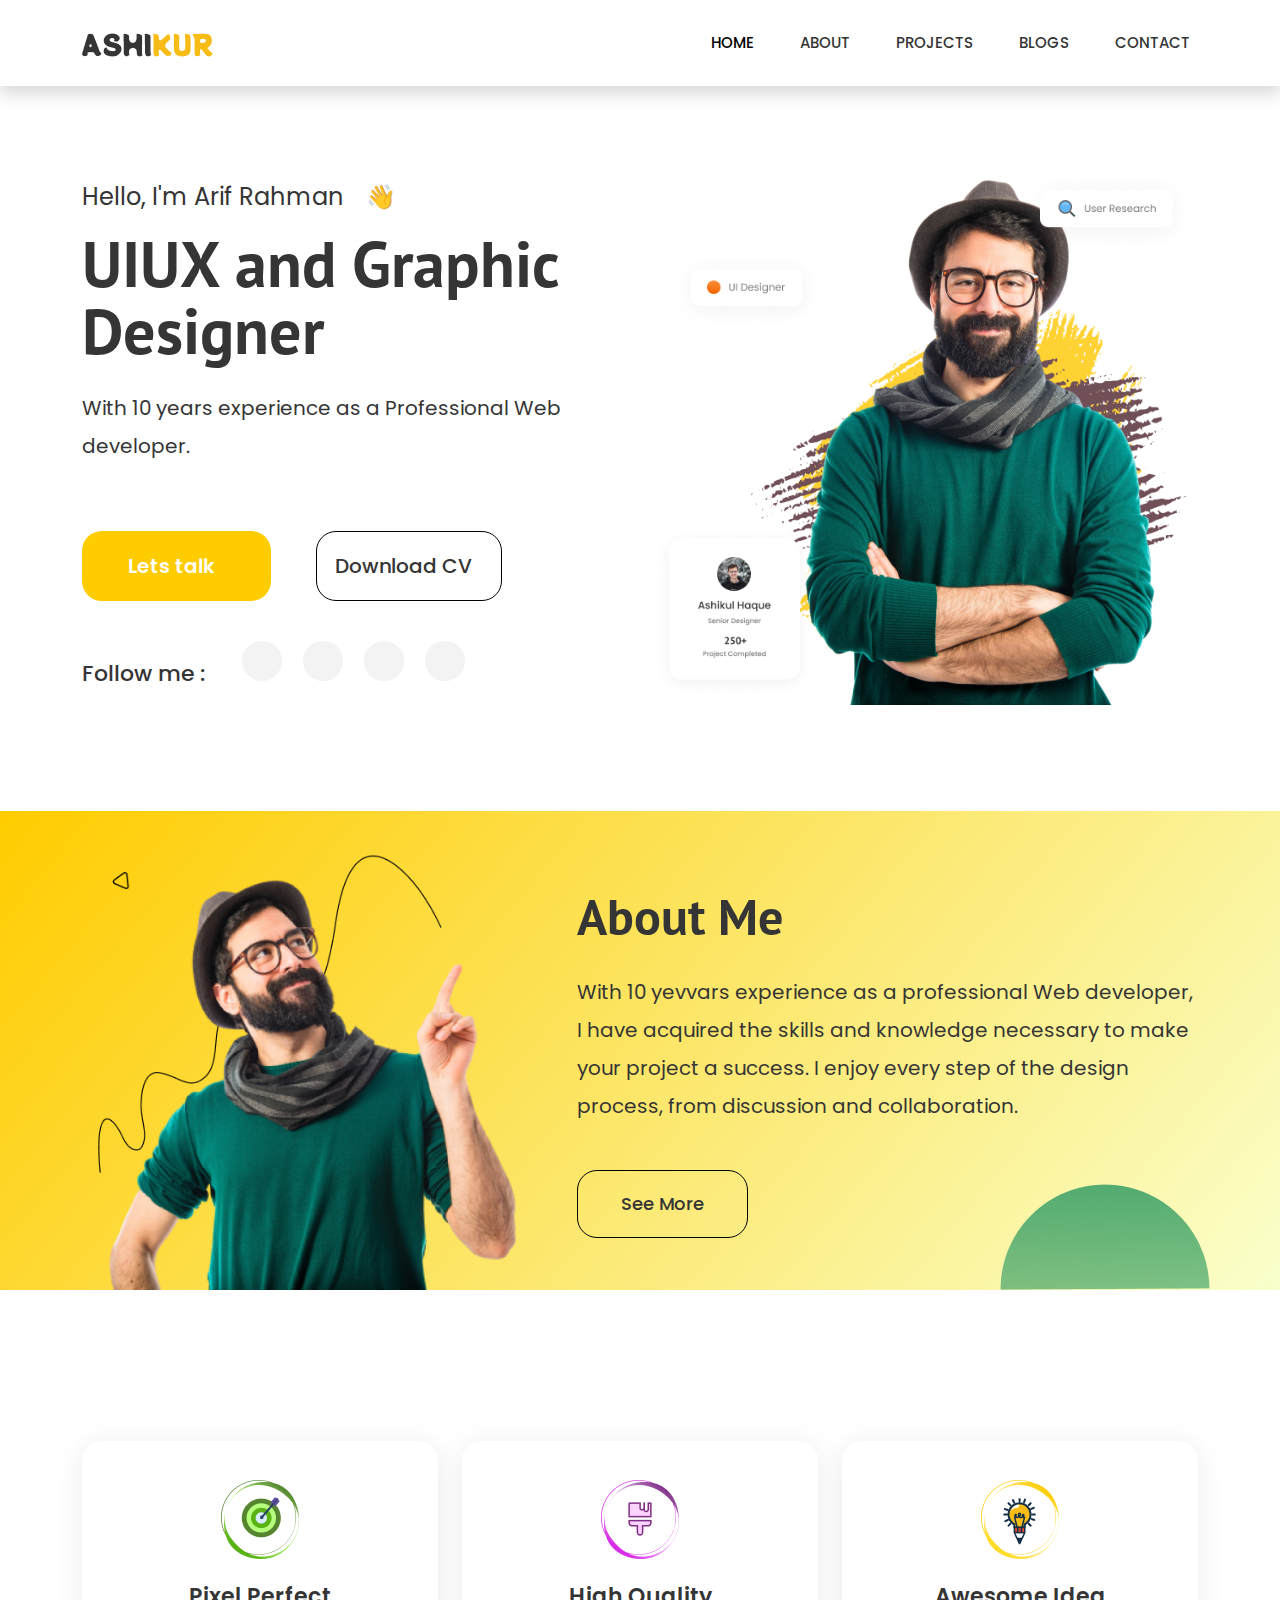
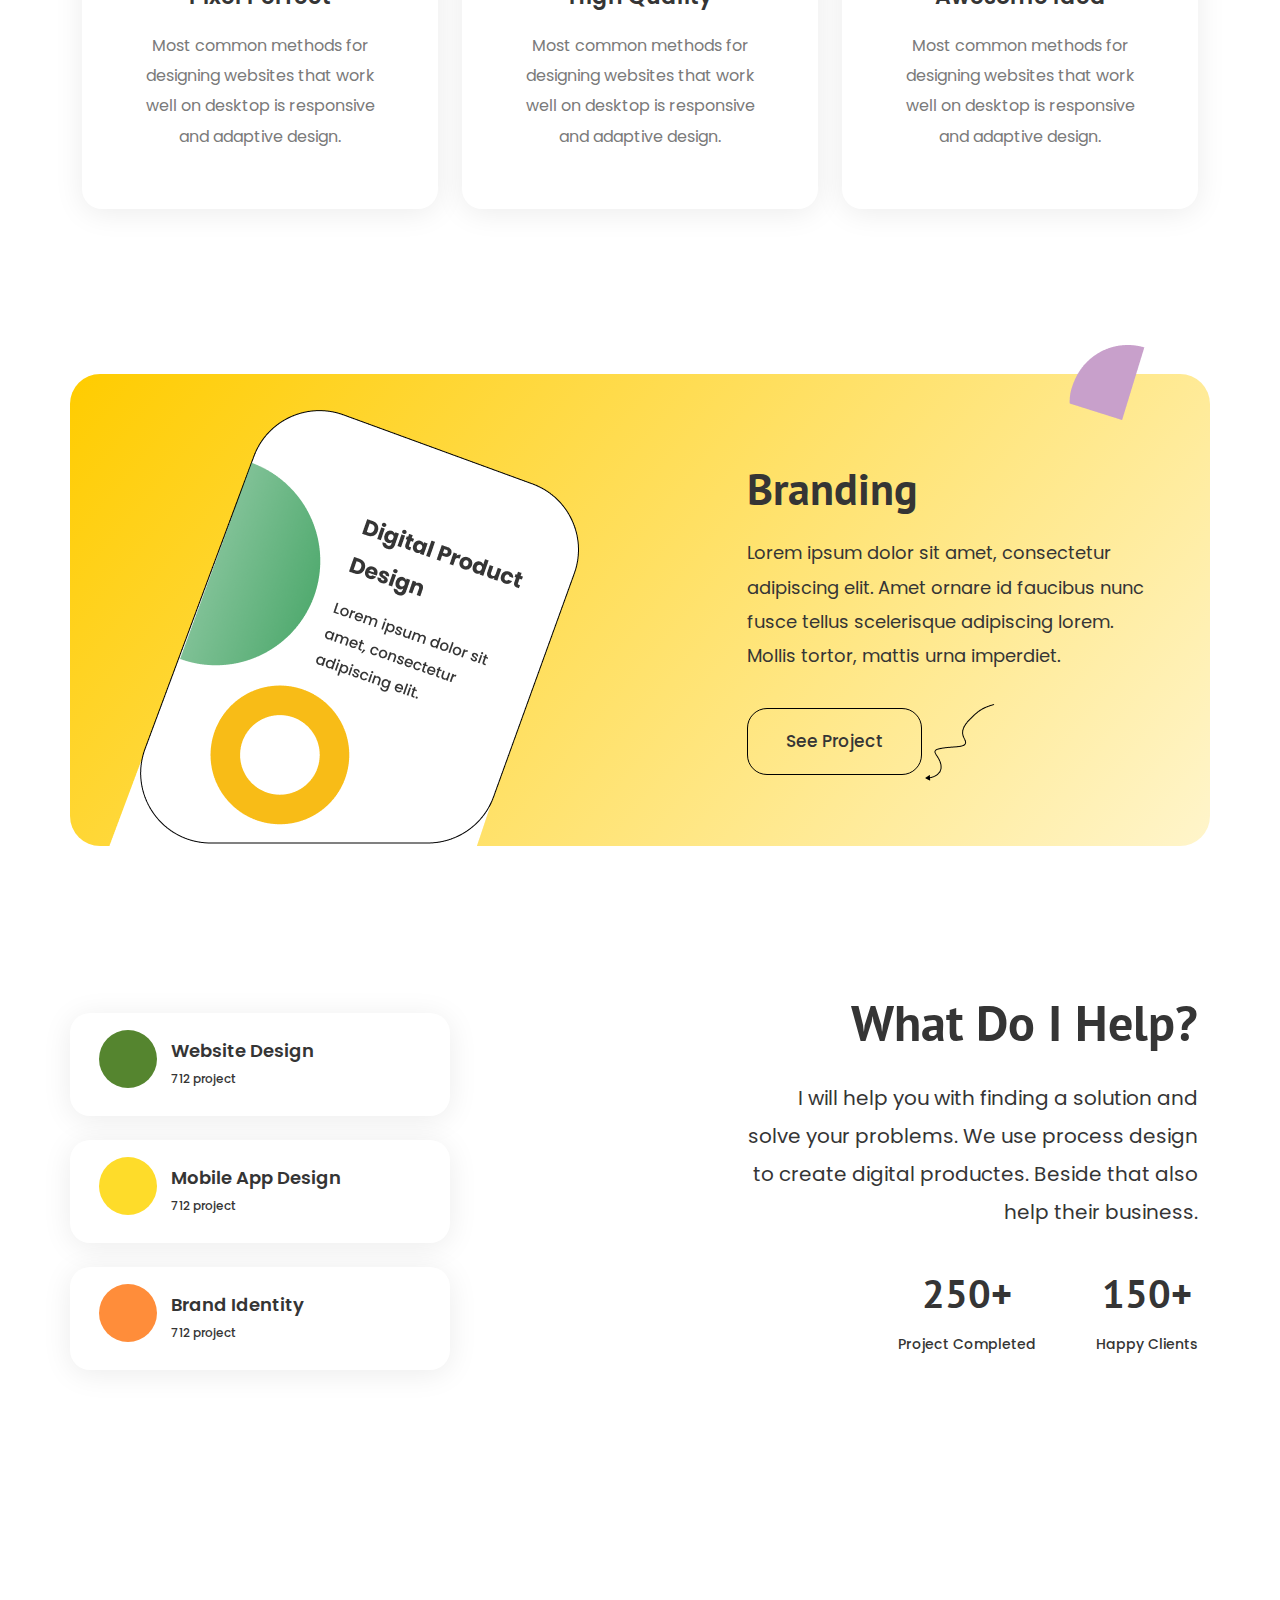
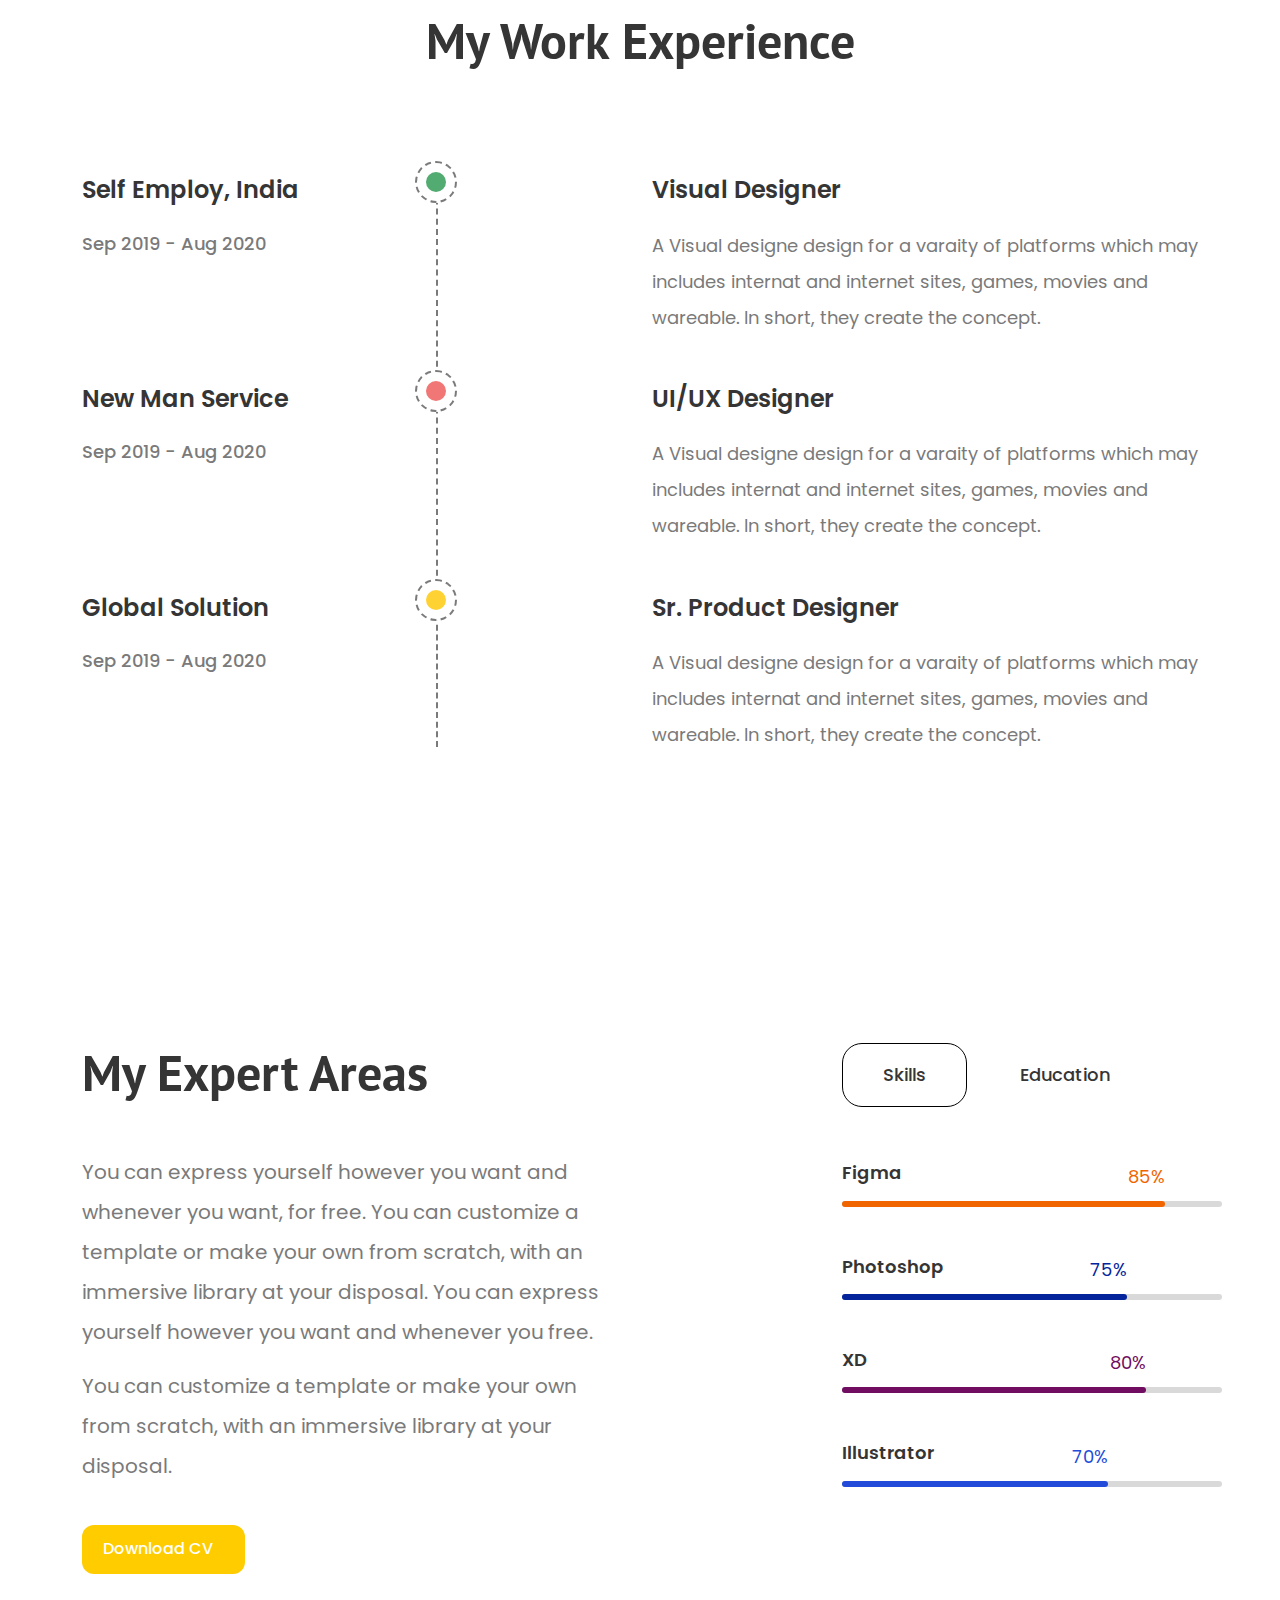
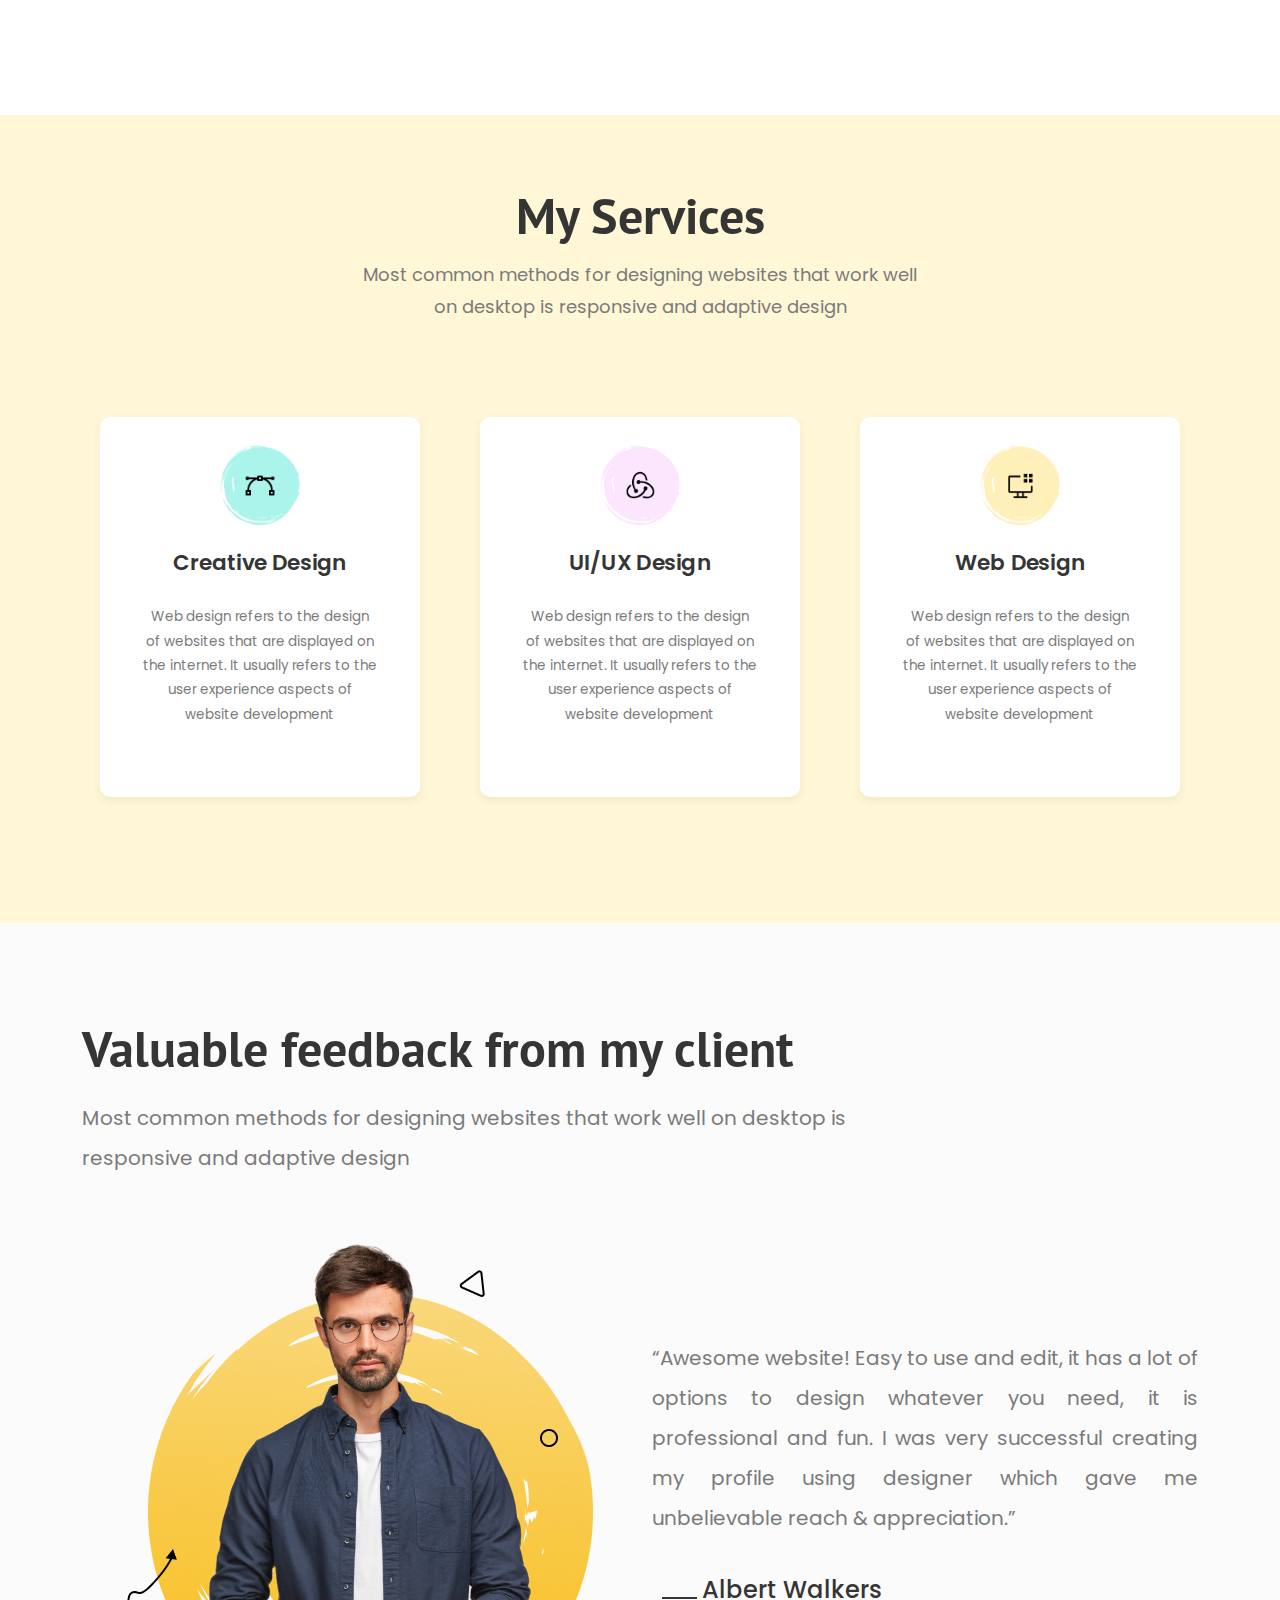
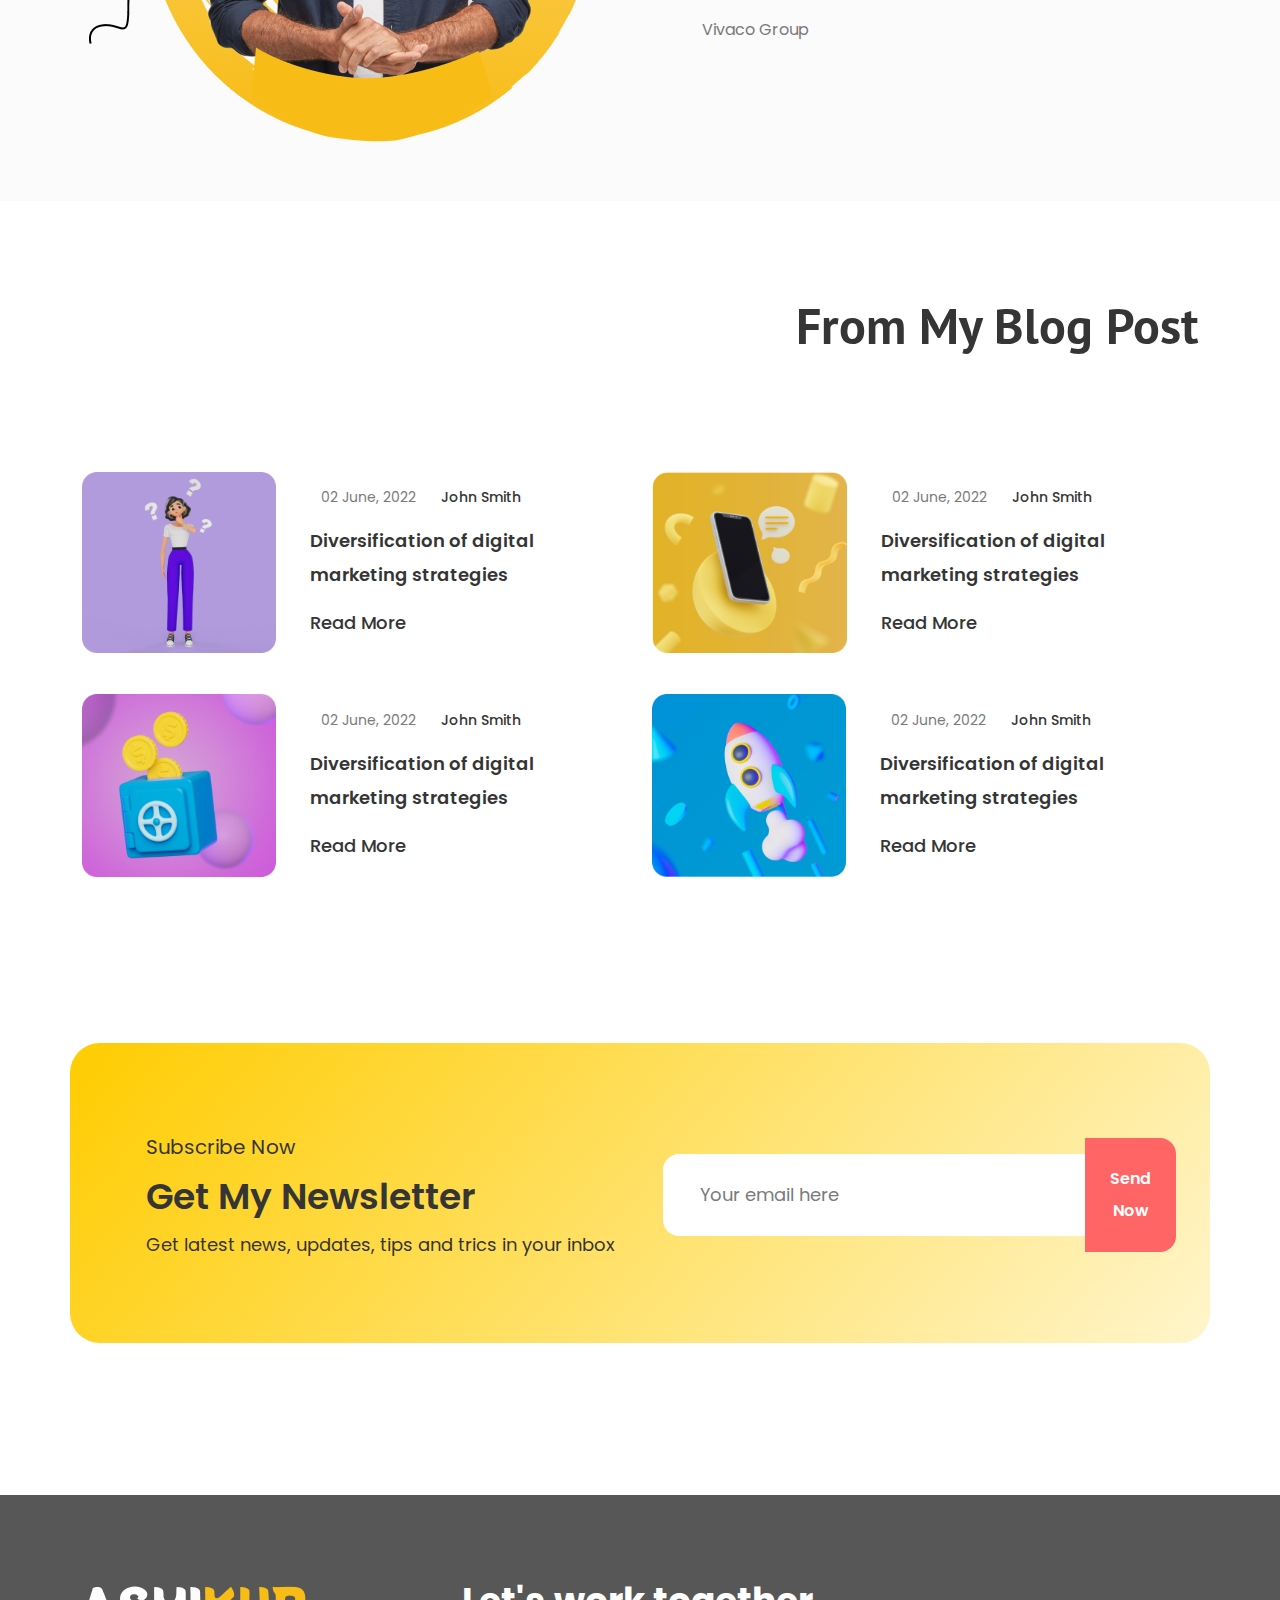
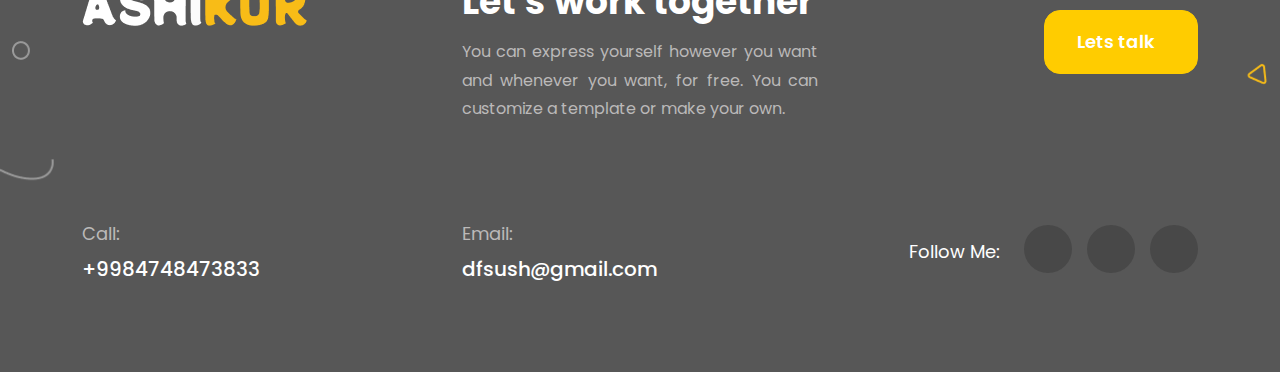
<file: index.html>
<!DOCTYPE html>
<html lang="en">
<head>
    <meta charset="UTF-8">
    <meta name="viewport" content="width=device-width, initial-scale=1.0">
    <title>Ashikur</title>
    <link rel="shortcut icon" href="https://thumbs.dreamstime.com/b/letter-logo-design-simple-modern-logo-design-letter-very-simple-black-background-color-183193944.jpg" type="image/x-icon">

    <!-- ==================== FONT AWESOME START ==================== -->
    <link rel="stylesheet" href="https://cdnjs.cloudflare.com/ajax/libs/font-awesome/6.6.0/css/all.min.css" integrity="sha512-Kc323vGBEqzTmouAECnVceyQqyqdsSiqLQISBL29aUW4U/M7pSPA/gEUZQqv1cwx4OnYxTxve5UMg5GT6L4JJg==" crossorigin="anonymous" referrerpolicy="no-referrer" />
    <!-- ==================== FONT AWESOME END ==================== -->

    <!-- ==================== GOOGLE FONTS START ==================== -->
    <link rel="preconnect" href="https://fonts.googleapis.com">
    <link rel="preconnect" href="https://fonts.gstatic.com" crossorigin>
    <link href="https://fonts.googleapis.com/css2?family=PT+Sans:ital,wght@0,400;0,700;1,400;1,700&family=Poppins:ital,wght@0,100;0,200;0,300;0,400;0,500;0,600;0,700;0,800;0,900;1,100;1,200;1,300;1,400;1,500;1,600;1,700;1,800;1,900&display=swap" rel="stylesheet">
    <!-- ==================== GOOGLE FONTS END ==================== -->

    <!-- ==================== BOOTSTRAP LINK START ==================== -->
    <link href="https://cdn.jsdelivr.net/npm/bootstrap@5.3.3/dist/css/bootstrap.min.css" rel="stylesheet">
    <!-- ==================== BOOTSTRAP LINK END ==================== -->

    <!-- ==================== CUSTOM CSS START ==================== -->
    <link rel="stylesheet" href="./Assets/CSS/Custom CSS/style.css">
    <!-- ==================== CUSTOM CSS END ==================== -->

    <!-- ==================== RESPONSIVE CSS START ==================== -->
    <link rel="stylesheet" href="./Assets/CSS/responsive.css">
    <!-- ==================== RESPONSIVE CSS END ==================== -->
</head>
<body>

  <!-- ==================== NAV START ==================== -->

  <nav class="navbar navbar-expand-lg shadow">
    <div class="container">
      <a class="navbar-brand" href="#">
        <img src="./Assets/Images/LOGO.png" alt="">
      </a>
      <button class="navbar-toggler" type="button" data-bs-toggle="offcanvas" data-bs-target="#offcanvasLeft" aria-controls="offcanvasLeft">
        <span><i class="fa-solid fa-bars-staggered"></i></span>
      </button>
      <div class="collapse navbar-collapse" id="navbarSupportedContent">
        <ul class="navbar-nav ms-auto mb-2 mb-lg-0">
          <li class="nav-item">
            <a class="nav-link navLine active home" href="./index.html">HOME</a>
          </li>
          <li class="nav-item">
            <a class="nav-link navLine" href="./about.html">ABOUT</a>
          </li>
          <li class="nav-item">
            <a class="nav-link navLine" href="./project.html">PROJECTS</a>
          </li>
          <li class="nav-item">
            <a class="nav-link navLine" href="./blog.html">BLOGS</a>
          </li>
          <li class="nav-item">
            <a class="nav-link navLine" href="./contact.html">CONTACT</a>
          </li>
        </ul>
      </div>
    </div>
  </nav>

  <!-- ==================== NAV END ==================== -->



  <!-- ==================== OFF-CANVAS START ==================== -->

  <div class="offcanvas offcanvas-start" tabindex="-1" id="offcanvasLeft" aria-labelledby="offcanvasLeftLabel">
    <div class="offcanvas-header">
        <a class="offcanvas-title" href="./index.html" id="offcanvasLeftLabel">
          <img src="./Assets/Images/LOGO.png" alt="">
        </a>
        <button type="button" class="btn-close" data-bs-dismiss="offcanvas" aria-label="Close"></button>
    </div>
    <div class="offcanvas-body">
        <ul class="tool-bar me-auto mb-2 mb-lg-0">
          <li class="tool-item">
            <a class="tool-link active" aria-current="page" href="./index.html">
              <span><i class="fa-solid fa-house"></i></span>
              Home
            </a>
          </li>
          <li class="tool-item">
            <a class="tool-link" href="./about.html">
              <span><i class="fa-solid fa-user"></i></span>
              About
            </a>
          </li>
          <li class="tool-item">
            <a class="tool-link" href="./project.html">
              <span><i class="fa-solid fa-layer-group"></i></span>
              Projects
            </a>
          </li>
          <li class="tool-item">
            <a class="tool-link" href="./blog.html">
              <span><i class="fa-solid fa-blog"></i></span>
              Blogs
            </a>
          </li>
          <li class="tool-item">
            <a class="tool-link" href="./contact.html">
              <span><i class="fa-solid fa-circle-question"></i></span>
              Contact
            </a>
          </li>
        </ul>
    </div>
  </div>

  <!-- ==================== OFF-CANVAS END ==================== -->


  <!-- ==================== BANNER END ==================== -->

  <section id="hello">
    <div class="container">
      <div class="row">
        <div class="col-lg-6 bannerContent bg-white d-flex flex-column text-start">
          <p class="hello ">Hello, I'm Arif Rahman <span class="hi px-3">👋</span></p>
          <h3>UIUX and Graphic Designer</h3>
          <p class="experience d-none d-sm-block">With 10 years experience as a
            Professional Web developer.
          </p>
          <p class="experience d-block d-sm-none">I'm creative designer based in New York, and I'm very passionate 
            and dedicated to my work.
          </p>
          <div class="btn_group">
            <a class="letsTalk" href="#">Lets talk <span class="btn_icon"><i class="fa-regular fa-paper-plane sign"></i></span></a>
            <a class="downloadCv" href="#">Download CV <span class="btn_icon"><i class="fa-solid fa-cloud-arrow-down sign"></i></span></a>
          </div>
          <div class="iconGrp d-none d-lg-block">
            <span class="followMe">Follow me :</span>
            <a href="#" class="icons"><span><i class="fa-brands fa-dribbble"></i></span></a>
            <a href="#" class="icons"><span><i class="fa-brands fa-behance"></i></span></a>
            <a href="#" class="icons"><span><i class="fa-brands fa-instagram"></i></span></a>
            <a href="#" class="icons"><span><i class="fa-brands fa-github"></i></span></a>
          </div> 
        </div>
        <div class="col-lg-6 profilePic">
          <img class="img-fluid d-none d-lg-block" src="./Assets/Images/BANNER.png" alt="">
          <img class="img-fluid d-block d-lg-none" src="./Assets/Images/Profile_sm_device.png" alt="">
        </div>
        <div class="col iconGrp d-block d-lg-none">
            <span class="followMe d-inline-block">Follow me :</span>
            <a href="#" class="icons"><span><i class="fa-brands fa-dribbble"></i></span></a>
            <a href="#" class="icons"><span><i class="fa-brands fa-behance"></i></span></a>
            <a href="#" class="icons"><span><i class="fa-brands fa-instagram"></i></span></a>
            <a href="#" class="icons"><span><i class="fa-brands fa-github"></i></span></a>
        </div>
      </div>
      <div class="mouse d-none d-lg-block">
        <i class="fa-solid fa-computer-mouse"></i>
      </div>
    </div>
  </section>

  <!-- ==================== BANNER END ==================== -->



  <!-- ==================== ABOUT ME START ==================== -->

  <section id="aboutMe">
    <div class="container">
      <div class="row">
        <div class="col-lg-5 order-2 order-lg-1">
          <img class="img-fluid d-none d-lg-block" src="./Assets/Images/AboutMe.png" alt="">
          <img class="img-fluid d-block d-lg-none" src="./Assets/Images/AboutMe_small.png" alt="">
        </div>
        <div class="col-lg-7 order-1 order-lg-2">
          <div class="contents">
            <h3>About Me</h3>
            <p>With 10 yevvars experience as a professional Web developer, I have acquired the skills 
              and knowledge necessary to make your project a success. I enjoy every step of the design 
              process, from discussion and collaboration.
            </p>
            <a class="btn_see" href="#">See More</a>
          </div>
        </div>
      </div>
      <img class="aboutEllipse d-none d-lg-block" src="./Assets/Images/About_ellipse.png" alt="">
      <img class="aboutEllipse d-block d-lg-none" src="./Assets/Images/AboutSmall_ellipse.png" alt="">
    </div>
  </section>

  <!-- ==================== ABOUT ME END ==================== -->



  <!-- ==================== BOX START ==================== -->

  <section id="box">
    <div class="container">
      <div class="row">
        <div class="col-lg-4">
          <div class="boxFeatures">
            <div class="boxImage">
              <img src="./Assets/Images/BoxImage_1.png" alt="">
            </div>
            <div class="boxContents">
              <h4>Pixel Perfect</h4>
              <p>Most common methods for designing websites that work well on desktop is responsive 
                and adaptive design.
              </p>
            </div>
          </div>
        </div>
        <div class="col-lg-4 middleBox">
          <div class="boxFeatures">
            <div class="boxImage">
              <img src="./Assets/Images/BoxImage_2.png" alt="">
            </div>
            <div class="boxContents">
              <h4>High Quality</h4>
              <p>Most common methods for designing websites that work well on desktop is responsive 
                and adaptive design.
              </p>
            </div>
          </div>
        </div>
        <div class="col-lg-4">
          <div class="boxFeatures">
            <div class="boxImage">
              <img src="./Assets/Images/BoxImage_3.png" alt="">
            </div>
            <div class="boxContents">
              <h4>Awesome Idea</h4>
              <p>Most common methods for designing websites that work well on desktop is responsive 
                and adaptive design.
              </p>
            </div>
          </div>
        </div>
      </div>
    </div>
  </section>

  <!-- ==================== BOX END ==================== -->



  <!-- ==================== BRANDING START ==================== -->

  <section id="branding">
    <div class="container">
      <div class="row">
        <div class="col-lg-7 order-2 order-lg-1 brandingImage">
          <img class="img-fluid d-none d-lg-block" src="./Assets/Images/BrandingImage.png" alt="">
          <img class="img-fluid d-block d-lg-none mx-auto" src="./Assets/Images/BrandingSmall_Image.png" alt="">
        </div>
        <div class="col-lg-5 order-1 order-lg-2">
          <div class="contents">
            <h3>Branding</h3>
            <p>Lorem ipsum dolor sit amet, consectetur adipiscing elit. Amet ornare id faucibus 
              nunc fusce tellus scelerisque adipiscing lorem. Mollis tortor, mattis urna imperdiet.
            </p>
            <a class="btn_project" href="#">See Project
              <span><i class="fa-solid fa-arrow-right-long"></i></span>
            </a>
            <img class="d-none d-lg-block" src="./Assets/Images/BrandingArrow.png" alt="">
          </div>
        </div>
      </div>
      <img class="brandingEllipse d-none d-lg-block" src="./Assets/Images/Branding_ellipse.png" alt="">
      <img class="brandingEllipse d-block d-lg-none" src="./Assets/Images/BrandingSmall_ellipse.png" alt="">
    </div>
  </section>

  <!-- ==================== BRANDING END ==================== -->



  <!-- ==================== HELP START ==================== -->

  <section id="help">
    <div class="container">
      <div class="row">
        <div class="col-lg-4 order-2 order-lg-1 icons">
          <div class="row">
            <div class="helpServices">
              <div class="col-2">
                <span><i class="fa-solid fa-laptop"></i></span>
              </div>
              <div class="col-10 icon_contents">
                <h3>Website Design</h3>
                <h4>712 project</h4>
              </div>
            </div>
          </div>
          <div class="row secondBox">
            <div class="helpServices">
              <div class="col-2">
                <span><i class="fa-solid fa-mobile-screen"></i></span>
              </div>
              <div class="col-10 icon_contents">
                <h3>Mobile App Design</h3>
                <h4>712 project</h4>
              </div>
            </div>
          </div>
          <div class="row lastBox">
            <div class="helpServices">
              <div class="col-2">
                <span><i class="fa-brands fa-airbnb"></i></span>
              </div>
              <div class="col-10 icon_contents">
                <h3>Brand Identity</h3>
                <h4>712 project</h4>
              </div>
            </div>
          </div>
        </div>
        <div class="col-lg-5 order-1 order-lg-2">
          <div class="contents">
            <h2>What Do I Help?</h2>
            <p>I will help you with finding a solution and solve your problems. We use process design 
              to create digital productes. Beside that also help their business.
            </p>
            <div class="amountGrp">
              <div class="amounts">
                <span>250+</span>
                <p>Project Completed</p>
              </div>
              <div class="amounts">
                <span>150+</span>
                <p>Happy Clients</p>
              </div>
            </div>
          </div>
        </div>
      </div>
    </div>
  </section>

  <!-- ==================== HELP END ==================== -->



  <!-- ==================== EXPERIENCE START ==================== -->

  <section id="experience">
    <div class="container">
      <h2>My Work Experience</h2>
      <div class="experiencePoints">
        <div class="row">
          <div class="col-lg-4">
            <div class="points">
              <h4>Self Employ, India</h4>
              <p>Sep 2019 - Aug 2020</p>
            </div>
          </div>
          <div class="col-lg-7 col-xl-6">
            <div class="pointDetails">
              <h4>Visual Designer</h4>
              <p>A Visual designe design for a varaity of platforms which may includes internat 
                and internet sites, games, movies and wareable. In short, they create the concept. 
              </p>
            </div>
          </div>
        </div>
      </div>
      <div class="experiencePoints red">
        <div class="row">
          <div class="col-lg-4">
            <div class="points red">
              <h4>New Man Service</h4>
              <p>Sep 2019 - Aug 2020</p>
            </div>
          </div>
          <div class="col-lg-7 col-xl-6">
            <div class="pointDetails">
              <h4>UI/UX Designer</h4>
              <p>A Visual designe design for a varaity of platforms which may includes internat 
                and internet sites, games, movies and wareable. In short, they create the concept. 
              </p>
            </div>
          </div>
        </div>
      </div>
      <div class="experiencePoints yellow">
        <div class="row">
          <div class="col-lg-4">
            <div class="points yellow lastRow">
              <h4>Global Solution</h4>
              <p>Sep 2019 - Aug 2020</p>
            </div>
          </div>
          <div class="col-lg-7 col-xl-6">
            <div class="pointDetails">
              <h4>Sr. Product Designer</h4>
              <p>A Visual designe design for a varaity of platforms which may includes internat 
                and internet sites, games, movies and wareable. In short, they create the concept. 
              </p>
            </div>
          </div>
        </div>
      </div>
    </div>
  </section>

  <!-- ==================== EXPERIENCE END ==================== -->



  <!-- ==================== EXPERT AREAS START ==================== -->

  <section id="expertAreas">
    <div class="container">
      <div class="row">
        <div class="col-lg-6">
          <h3>My Expert Areas</h3>
          <p>You can express yourself however you want and whenever you want, for free. You can 
            customize a template or make your own from scratch, with an immersive library at your 
            disposal. You can express yourself however you want and whenever you free.
          </p>
          <p class="secondPara">You can customize a template or make your own from scratch, with an immersive library 
            at your disposal.
          </p>
          <a class="cv_btn" href="#">Download CV<span class="cloudArrow"><i class="fa-solid fa-cloud-arrow-down"></i></span></a>
        </div>
        <div class="col-lg-5 col-xl-4">
          <div class="expertise">
            <ul class="nav nav-pills" id="pills-tab" role="tablist">
              <li class="nav-item" role="presentation">
                <button class="nav-link active" id="pills-skills-tab" data-bs-toggle="pill" data-bs-target="#pills-skills" type="button" role="tab" aria-controls="pills-skills" aria-selected="true">Skills</button>
              </li>
              <li class="nav-item" role="presentation">
                <button class="nav-link" id="pills-education-tab" data-bs-toggle="pill" data-bs-target="#pills-education" type="button" role="tab" aria-controls="pills-education" aria-selected="false">Education</button>
              </li>
            </ul>
            <div class="tab-content" id="pills-tabContent">
              <div class="tab-pane fade show active" id="pills-skills" role="tabpanel" aria-labelledby="pills-skills-tab" tabindex="0">
                <div class="progressPortion">
                  <p class="lable">Figma</p>
                  <div class="progressBar">
                    <div class="progressLine" style="width: 85%;"><span>85%</span></div>
                  </div>
                </div>
                <div class="progressPortion">
                  <p class="lable">Photoshop</p>
                  <div class="progressBar">
                    <div class="progressLine photoshop" style="width: 75%;"><span class="photoshop">75%</span></div>
                  </div>
                </div>
                <div class="progressPortion">
                  <p class="lable">XD</p>
                  <div class="progressBar">
                    <div class="progressLine xd" style="width: 80%;"><span class="xd">80%</span></div>
                  </div>
                </div>
                <div class="progressPortion">
                  <p class="lable">Illustrator</p>
                  <div class="progressBar">
                    <div class="progressLine illustrator" style="width: 70%;"><span class="illustrator">70%</span></div>
                  </div>
                </div>
              </div>
              <div class="tab-pane fade" id="pills-education" role="tabpanel" aria-labelledby="pills-education-tab" tabindex="0">
                <div class="progressPortion">
                  <p class="lable">HSC</p>
                  <div class="progressBar">
                    <div class="progressLine hsc" style="width: 90%;"><span class="hsc">90%</span></div>
                  </div>
                </div>
                <div class="progressPortion">
                  <p class="lable">SSC</p>
                  <div class="progressBar">
                    <div class="progressLine ssc" style="width: 85%;"><span class="ssc">85%</span></div>
                  </div>
                </div>
              </div>
            </div>
          </div>
        </div>
      </div>
    </div>
  </section>

  <!-- ==================== EXPERT AREAS END ==================== -->



  <!-- ==================== MY SERVICES START ==================== -->

  <section id="services">
    <div class="container">
      <h2>My Services</h2>
      <p>Most common methods for designing websites that work well on desktop is responsive and adaptive design</p>
      <div class="row">
        <div class="col-lg-4">
          <div class="serviceBox">
            <img src="./Assets/Images/Service_1.png" alt="">
            <div class="serviceContents">
              <h3>Creative Design</h3>
              <h4>Web design refers to the design of websites that are displayed on the internet. It usually 
                refers to the user experience aspects of website development
              </h4>
            </div>
          </div>
        </div>
        <div class="col-lg-4">
          <div class="serviceBox secondBox">
            <img src="./Assets/Images/Service_2.png" alt="">
            <div class="serviceContents">
              <h3>UI/UX Design</h3>
              <h4>Web design refers to the design of websites that are displayed on the internet. It usually 
                refers to the user experience aspects of website development
              </h4>
            </div>
          </div>
        </div>
        <div class="col-lg-4">
          <div class="serviceBox">
            <img src="./Assets/Images/Service_3.png" alt="">
            <div class="serviceContents">
              <h3>Web Design</h3>
              <h4>Web design refers to the design of websites that are displayed on the internet. It usually 
                refers to the user experience aspects of website development
              </h4>
            </div>
          </div>
        </div>
      </div>
    </div>
  </section>

  <!-- ==================== MY SERVICES END ==================== -->



  <!-- ==================== VALUABLE FEEDBACK START ==================== -->

  <section id="feedback">
    <div class="container">
      <div class="heading">
        <h3>Valuable feedback from my client</h3>
        <p>Most common methods for designing websites that work well on desktop is responsive and 
          adaptive design
        </p>
      </div>
      <div class="row">
        <div class="col-lg-6">
          <div class="image">
            <img class="img-fluid d-none d-lg-block" src="./Assets/Images/FeedbackProfile.png" alt="">
            <img class="img-fluid d-block d-lg-none mx-auto" src="./Assets/Images/FeedbackSmall_Profile.png" alt="">
          </div>
        </div>
        <div class="col-lg-5 col-xl-6">
          <div class="contents">
            <p>“Awesome website! Easy to use and edit, it has a lot of options to design whatever 
              you need, it is professional and fun. I was very successful creating my profile using 
              designer which gave me unbelievable reach & appreciation.”
            </p>
            <div class="identity">
              <h4>Albert Walkers</h4>
              <span>Vivaco Group</span>
            </div>
          </div>
        </div>
      </div>
    </div>
  </section>

  <!-- ==================== VALUABLE FEEDBACK END ==================== -->



  <!-- ==================== MY BLOG POST START ==================== -->

  <section id="blogPost">
    <div class="container">
      <h2>From My Blog Post</h2>
      <div class="row">
        <div class="col-lg-6">
          <div class="blog">
              <div class="blogImage">
                  <img class="img-fluid d-none d-lg-block" src="./Assets/Images/MyBlog_1.png" alt="">
                  <img class="img-fluid d-block d-lg-none" src="./Assets/Images/BlogSmall_1.png" alt="">
              </div>
              <div class="blogContents">
                  <div class="footerGrp">
                      <span><i class="fa-regular fa-calendar-days"></i></span>
                      <span class="date">02 June, 2022</span>
                      <span class="name">John Smith</span>
                  </div>
                  <h4>Diversification of digital marketing strategies</h4>
                  <a href="#">Read More <span class="icon"><i class="fa-solid fa-arrow-up-right-from-square"></i></span></a>
              </div>
          </div>
        </div>
        <div class="col-lg-6">
          <div class="blog">
              <div class="blogImage">
                  <img class="img-fluid d-none d-lg-block" src="./Assets/Images/MyBlog_2.png" alt="">
                  <img class="img-fluid d-block d-lg-none" src="./Assets/Images/BlogSmall_2.png" alt="">
              </div>
              <div class="blogContents">
                  <div class="footerGrp">
                      <span><i class="fa-regular fa-calendar-days"></i></span>
                      <span class="date">02 June, 2022</span>
                      <span class="name">John Smith</span>
                  </div>
                  <h4>Diversification of digital marketing strategies</h4>
                  <a class="readMore" href="#">Read More <span><i class="fa-solid fa-arrow-up-right-from-square"></i></span></a>
              </div>
          </div>
        </div>
        <div class="col-lg-6">
          <div class="blog">
              <div class="blogImage">
                  <img class="img-fluid d-none d-lg-block" src="./Assets/Images/MyBlog_3.png" alt="">
                  <img class="img-fluid d-block d-lg-none" src="./Assets/Images/BlogSmall_3.png" alt="">
              </div>
              <div class="blogContents">
                  <div class="footerGrp">
                      <span><i class="fa-regular fa-calendar-days"></i></span>
                      <span class="date">02 June, 2022</span>
                      <span class="name">John Smith</span>
                  </div>
                  <h4>Diversification of digital marketing strategies</h4>
                  <a class="readMore" href="#">Read More <span><i class="fa-solid fa-arrow-up-right-from-square"></i></span></a>
              </div>
          </div>
        </div>
        <div class="col-lg-6 d-none d-lg-block">
          <div class="blog">
              <div class="blogImage">
                  <img class="img-fluid d-none d-lg-block" src="./Assets/Images/MyBlog_4.png" alt="">
                  <img class="img-fluid d-block d-lg-none" src="./Assets/Images/BlogSmall_4.png" alt="">
              </div>
              <div class="blogContents">
                  <div class="footerGrp">
                      <span><i class="fa-regular fa-calendar-days"></i></span>
                      <span class="date">02 June, 2022</span>
                      <span class="name">John Smith</span>
                  </div>
                  <h4>Diversification of digital marketing strategies</h4>
                  <a class="readMore" href="#">Read More <span><i class="fa-solid fa-arrow-up-right-from-square"></i></span></a>
              </div>
          </div>
        </div>
      </div>
    </div>
  </section>

  <!-- ==================== MY BLOG POST END ==================== -->



  <!-- ==================== NEWSLETTER START ==================== -->

  <section id="newsLetter">
    <div class="container">
      <div class="row">
        <div class="col-lg-6">
          <h4>Subscribe Now</h4>
          <h3>Get My Newsletter</h3>
          <p>Get latest news, updates, tips and trics in your inbox</p>
        </div>
        <div class="col-lg-6">
          <div class="inputGrp">
            <input type="email" placeholder="Your email here">
            <button>Send Now</button>
          </div>
        </div>
      </div>
    </div>
  </section>

  <!-- ==================== NEWSLETTER END ==================== -->



  <!-- ==================== FOOTER START ==================== -->

  <footer>
      <div class="container">
          <div class="row">
              <div class="col-lg-4">
                  <img class="img-fluid" src="./Assets/Images/Contact_Logo.png" alt="">
              </div>
              <div class="col-lg-4">
                  <h3>Let's work together</h3>
                  <p>You can express yourself however you want and whenever you want, for free. 
                      You can customize a template or make your own.
                  </p>
              </div>
              <div class="col-lg-4 letsTalk">
                  <a class="btn" href="#">Lets talk <span class="btnIcon"><i class="fa-regular fa-paper-plane sign"></i></span></a>
              </div>
          </div>
          <div class="row allLinks">
              <div class="col-6 col-lg-4">
                  <p>Call:</p>
                  <h4><a href="tel:+9984748473833">+9984748473833</a></h4>
              </div>
              <div class="col-6 col-lg-4">
                  <p>Email:</p>
                  <h4><a href="mailto:dfsush@gmail.com">dfsush@gmail.com</a></h4>
              </div>
              <div class="col-lg-4 followGrp">
                  <span class="followMe">Follow Me:</span>
                  <div class="socialLink_grp">
                      <a href="#"><span><i class="fa-brands fa-behance"></i></span></a>
                      <a href="#"><span><i class="fa-brands fa-dribbble"></i></span></a>
                      <a href="#"><span><i class="fa-brands fa-instagram"></i></span></a>
                  </div>
              </div>
          </div>
      </div>
  </footer>

  <!-- ==================== FOOTER END ==================== -->






  <!-- ==================== BOOTSTRAP JS START ==================== -->
  <script src="https://cdn.jsdelivr.net/npm/bootstrap@5.3.3/dist/js/bootstrap.bundle.min.js"></script>
  <!-- ==================== BOOTSTRAP JS END ==================== -->

  <!-- ==================== CUSTOM JS START ==================== -->
   <script src="./Assets/JS/app.js"></script>
  <!-- ==================== CUSTOM JS END ==================== -->


</body>
</html>
</file>
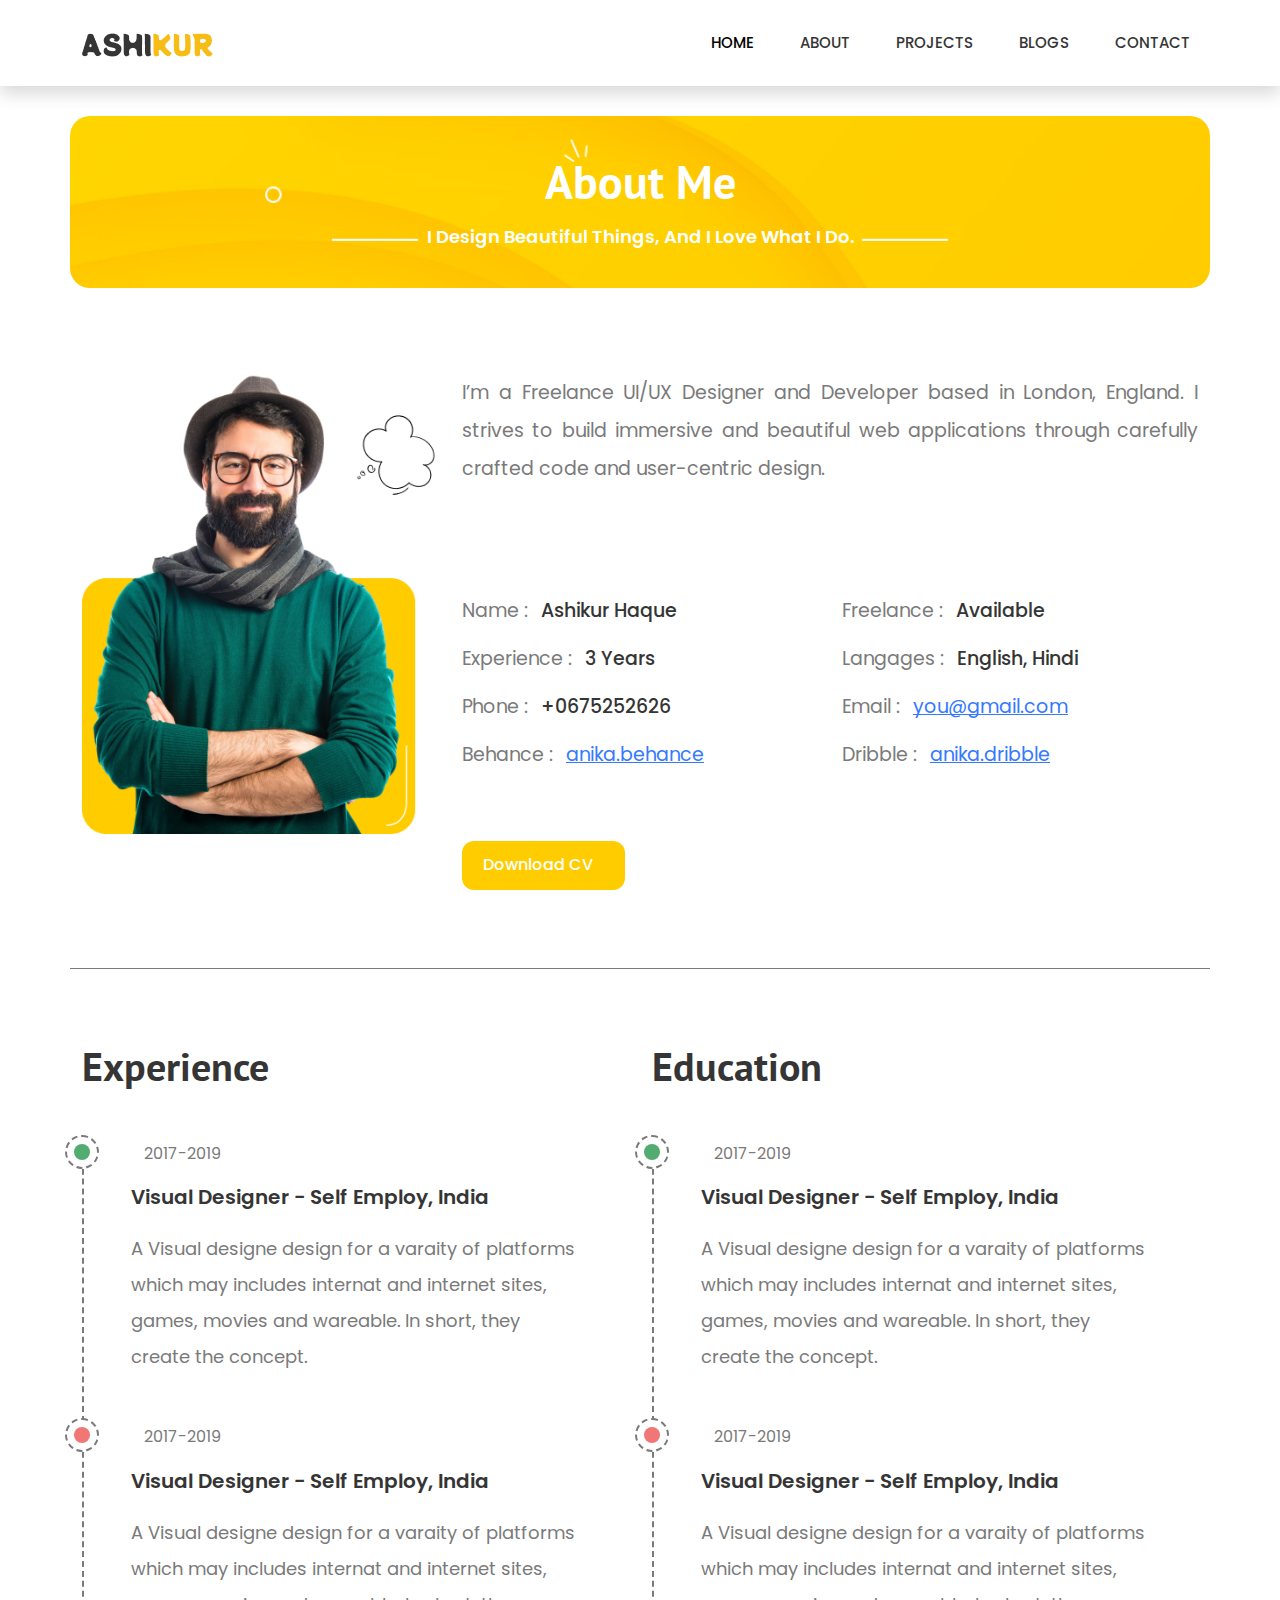
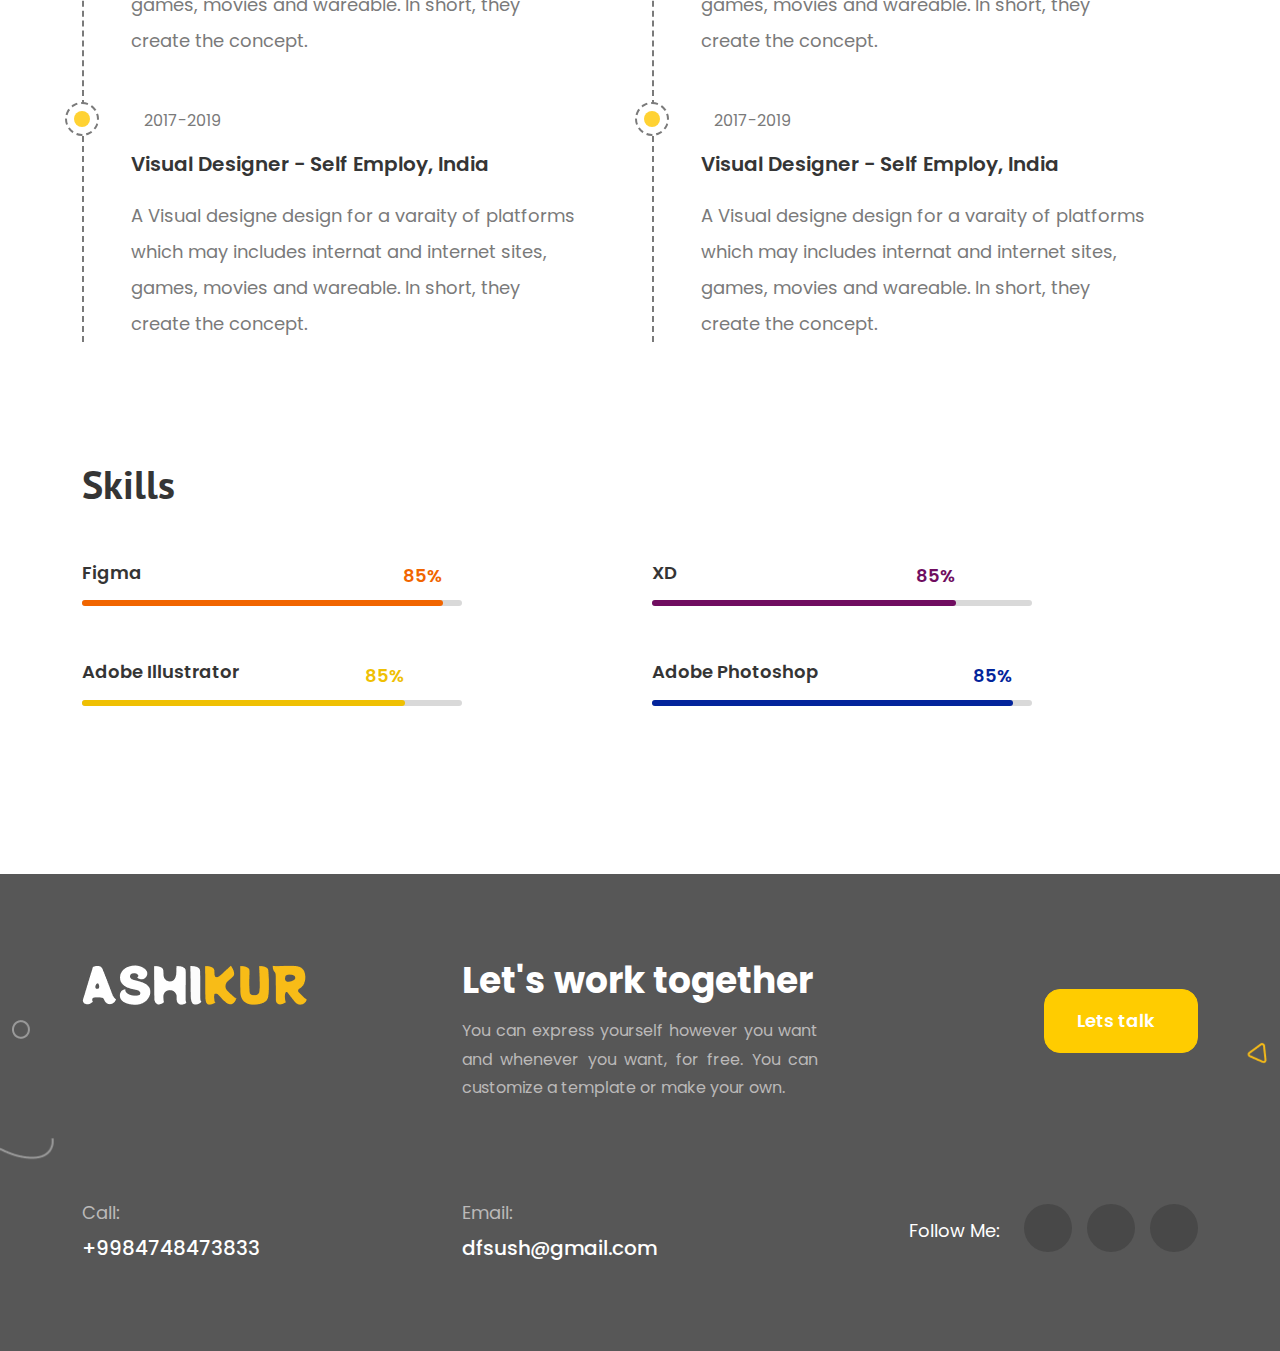
<file: about.html>
<!DOCTYPE html>
<html lang="en">
<head>
    <meta charset="UTF-8">
    <meta name="viewport" content="width=device-width, initial-scale=1.0">
    <title>About</title>
    <link rel="shortcut icon" href="https://thumbs.dreamstime.com/b/letter-logo-design-simple-modern-logo-design-letter-very-simple-black-background-color-183193944.jpg" type="image/x-icon">

    <!-- ==================== FONT AWESOME START ==================== -->
    <link rel="stylesheet" href="https://cdnjs.cloudflare.com/ajax/libs/font-awesome/6.6.0/css/all.min.css" integrity="sha512-Kc323vGBEqzTmouAECnVceyQqyqdsSiqLQISBL29aUW4U/M7pSPA/gEUZQqv1cwx4OnYxTxve5UMg5GT6L4JJg==" crossorigin="anonymous" referrerpolicy="no-referrer" />
    <!-- ==================== FONT AWESOME END ==================== -->

    <!-- ==================== GOOGLE FONTS START ==================== -->
    <link rel="preconnect" href="https://fonts.googleapis.com">
    <link rel="preconnect" href="https://fonts.gstatic.com" crossorigin>
    <link href="https://fonts.googleapis.com/css2?family=PT+Sans:ital,wght@0,400;0,700;1,400;1,700&family=Poppins:ital,wght@0,100;0,200;0,300;0,400;0,500;0,600;0,700;0,800;0,900;1,100;1,200;1,300;1,400;1,500;1,600;1,700;1,800;1,900&display=swap" rel="stylesheet">
    <!-- ==================== GOOGLE FONTS END ==================== -->

    <!-- ==================== BOOTSTRAP LINK START ==================== -->
    <link href="https://cdn.jsdelivr.net/npm/bootstrap@5.3.3/dist/css/bootstrap.min.css" rel="stylesheet">
    <!-- ==================== BOOTSTRAP LINK END ==================== -->

    <!-- ==================== CUSTOM CSS START ==================== -->
    <link rel="stylesheet" href="./Assets/CSS/Custom CSS/about.css">
    <!-- ==================== CUSTOM CSS END ==================== -->

    <!-- ==================== RESPONSIVE CSS START ==================== -->
    <link rel="stylesheet" href="./Assets/CSS/responsive.css">
    <!-- ==================== RESPONSIVE CSS END ==================== -->
</head>
<body>

    <!-- ==================== NAV START ==================== -->

    <nav class="navbar navbar-expand-lg shadow">
        <div class="container">
        <a class="navbar-brand" href="#">
            <img src="./Assets/Images/LOGO.png" alt="">
        </a>
        <button class="navbar-toggler" type="button" data-bs-toggle="offcanvas" data-bs-target="#offcanvasLeft" aria-controls="offcanvasLeft">
            <span><i class="fa-solid fa-bars-staggered"></i></span>
        </button>
        <div class="collapse navbar-collapse" id="navbarSupportedContent">
            <ul class="navbar-nav ms-auto mb-2 mb-lg-0">
            <li class="nav-item">
                <a class="nav-link navLine active home" href="./index.html">HOME</a>
            </li>
            <li class="nav-item">
                <a class="nav-link navLine" href="./about.html">ABOUT</a>
            </li>
            <li class="nav-item">
                <a class="nav-link navLine" href="./project.html">PROJECTS</a>
            </li>
            <li class="nav-item">
                <a class="nav-link navLine" href="./blog.html">BLOGS</a>
            </li>
            <li class="nav-item">
                <a class="nav-link navLine" href="./contact.html">CONTACT</a>
            </li>
            </ul>
        </div>
        </div>
    </nav>

    <!-- ==================== NAV END ==================== -->



    <!-- ==================== OFF-CANVAS START ==================== -->

    <div class="offcanvas offcanvas-start" tabindex="-1" id="offcanvasLeft" aria-labelledby="offcanvasLeftLabel">
        <div class="offcanvas-header">
            <a class="offcanvas-title" href="./index.html" id="offcanvasLeftLabel">
            <img src="./Assets/Images/LOGO.png" alt="">
            </a>
            <button type="button" class="btn-close" data-bs-dismiss="offcanvas" aria-label="Close"></button>
        </div>
        <div class="offcanvas-body">
            <ul class="tool-bar me-auto mb-2 mb-lg-0">
            <li class="tool-item">
                <a class="tool-link active" aria-current="page" href="./index.html">
                <span><i class="fa-solid fa-house"></i></span>
                Home
                </a>
            </li>
            <li class="tool-item">
                <a class="tool-link" href="./about.html">
                <span><i class="fa-solid fa-user"></i></span>
                About
                </a>
            </li>
            <li class="tool-item">
                <a class="tool-link" href="./project.html">
                <span><i class="fa-solid fa-layer-group"></i></span>
                Projects
                </a>
            </li>
            <li class="tool-item">
                <a class="tool-link" href="./blog.html">
                <span><i class="fa-solid fa-blog"></i></span>
                Blogs
                </a>
            </li>
            <li class="tool-item">
                <a class="tool-link" href="./contact.html">
                <span><i class="fa-solid fa-circle-question"></i></span>
                Contact
                </a>
            </li>
            </ul>
        </div>
    </div>

    <!-- ==================== OFF-CANVAS END ==================== -->



    <!-- ==================== ABOUT BANNER START ==================== -->

    <section id="aboutBanner">
        <div class="container">
            <div class="row">
                <h2>About Me</h2>
                <p>I Design Beautiful Things, And I Love What I Do.</p>
            </div>
        </div>
    </section>

    <!-- ==================== ABOUT BANNER END ==================== -->


    <!-- ==================== BIO-DATA START ==================== -->

    <section id="bioData">
        <div class="container">
            <div class="row">
                <div class="col-lg-4 profilePicture">
                    <p class="d-block d-lg-none"> I’m a Freelance UI/UX Designer and Developer based in London, England. 
                        I strives to build immersive and beautiful web applications through carefully 
                        crafted code and user-centric design.
                    </p>
                    <img class="img-fluid d-none d-lg-block" src="./Assets/Images/About_Profile.png" alt="">
                    <img class="img-fluid d-block d-lg-none" src="./Assets/Images/AboutSmall_Profile.png" alt="">
                </div>
                <div class="col-lg-8">
                    <div class="contents">
                        <p class="d-none d-lg-block"> I’m a Freelance UI/UX Designer and Developer based in London, England. 
                            I strives to build immersive and beautiful web applications through carefully 
                            crafted code and user-centric design.
                        </p>
                        <div class="row">
                            <div class="col-12 col-sm-6">
                                <p>Name : <span>Ashikur Haque</span></p>
                            </div>
                            <div class="col-12 col-sm-6">
                                <p>Freelance  : <span>Available</span></p>
                            </div>
                            <div class="col-12 col-sm-6">
                                <p>Experience : <span>3 Years</span></p>
                            </div>
                            <div class="col-12 col-sm-6">
                                <p>Langages : <span>English, Hindi</span></p>
                            </div>
                            <div class="col-12 col-sm-6">
                                <p>Phone : <span>+0675252626</span></p>
                            </div>
                            <div class="col-12 col-sm-6">
                                <p>Email : <a href="mailto:you@gmail.com">you@gmail.com</a></p>
                            </div>
                            <div class="col-12 col-sm-6">
                                <p>Behance : <a href="#">anika.behance</a></p>
                            </div>
                            <div class="col-12 col-sm-6">
                                <p>Dribble : <a href="#">anika.dribble</a></p>
                            </div>
                        </div>
                        <a class="cv_btn" href="#">Download CV<span class="cloudArrow"><i class="fa-solid fa-cloud-arrow-down"></i></span></a>
                    </div>
                </div>
            </div>
        </div>
    </section>

    <!-- ==================== BIO-DATA END ==================== -->



    <!-- ==================== EXPERIENCE AND EDUCATION START ==================== -->

    <section id="experienceEducation">
        <div class="container">
            <div class="row">
                <div class="col-lg-6 experience">
                    <h3>Experience</h3>
                    <div class="allPoints">
                        <div class="dateGrp">
                            <span><i class="fa-regular fa-calendar-days"></i></span>
                            <span>2017-2019</span>
                        </div>
                        <h4>Visual Designer - Self Employ, India</h4>
                        <p>A Visual designe design for a varaity of platforms which may includes internat 
                            and internet sites, games, movies and wareable. In short, they create the concept. 
                        </p>
                    </div>
                    <div class="allPoints red">
                        <div class="dateGrp">
                            <span><i class="fa-regular fa-calendar-days"></i></span>
                            <span>2017-2019</span>
                        </div>
                        <h4>Visual Designer - Self Employ, India</h4>
                        <p>A Visual designe design for a varaity of platforms which may includes internat 
                            and internet sites, games, movies and wareable. In short, they create the concept. 
                        </p>
                    </div>
                    <div class="allPoints yellow">
                        <div class="dateGrp">
                            <span><i class="fa-regular fa-calendar-days"></i></span>
                            <span>2017-2019</span>
                        </div>
                        <h4>Visual Designer - Self Employ, India</h4>
                        <p>A Visual designe design for a varaity of platforms which may includes internat 
                            and internet sites, games, movies and wareable. In short, they create the concept. 
                        </p>
                    </div>
                </div>
                <div class="col-lg-6">
                    <h3>Education</h3>
                    <div class="allPoints">
                        <div class="dateGrp">
                            <span><i class="fa-regular fa-calendar-days"></i></span>
                            <span>2017-2019</span>
                        </div>
                        <h4>Visual Designer - Self Employ, India</h4>
                        <p>A Visual designe design for a varaity of platforms which may includes internat 
                            and internet sites, games, movies and wareable. In short, they create the concept. 
                        </p>
                    </div>
                    <div class="allPoints red">
                        <div class="dateGrp">
                            <span><i class="fa-regular fa-calendar-days"></i></span>
                            <span>2017-2019</span>
                        </div>
                        <h4>Visual Designer - Self Employ, India</h4>
                        <p>A Visual designe design for a varaity of platforms which may includes internat 
                            and internet sites, games, movies and wareable. In short, they create the concept. 
                        </p>
                    </div>
                    <div class="allPoints yellow">
                        <div class="dateGrp">
                            <span><i class="fa-regular fa-calendar-days"></i></span>
                            <span>2017-2019</span>
                        </div>
                        <h4>Visual Designer - Self Employ, India</h4>
                        <p>A Visual designe design for a varaity of platforms which may includes internat 
                            and internet sites, games, movies and wareable. In short, they create the concept. 
                        </p>
                    </div>
                </div>
            </div>
        </div>
    </section>

    <!-- ==================== EXPERIENCE AND EDUCATION END ==================== -->



    <!-- ==================== SKILLS START ==================== -->

    <section id="skills">
        <div class="container">
            <h3>Skills</h3>
            <div class="row">
                <div class="col-lg-6 col-xxl-4">
                    <div class="progressPortion">
                        <p class="lable">Figma</p>
                        <div class="progressBar">
                            <div class="progressLine" style="width: 95%;"><span>85%</span></div>
                        </div>
                    </div>
                </div>
                <div class="col-lg-6 col-xxl-4">
                    <div class="progressPortion">
                        <p class="lable">XD</p>
                        <div class="progressBar">
                            <div class="progressLine xd" style="width: 80%;"><span class="xd">85%</span></div>
                        </div>
                    </div>
                </div>
                <div class="col-lg-6 col-xxl-4">
                    <div class="progressPortion">
                        <p class="lable">Adobe Illustrator</p>
                        <div class="progressBar">
                            <div class="progressLine illustrator" style="width: 85%;"><span class="illustrator">85%</span></div>
                        </div>
                    </div>
                </div>
                <div class="col-lg-6 col-xxl-4">
                    <div class="progressPortion lastOne">
                        <p class="lable">Adobe Photoshop</p>
                        <div class="progressBar">
                            <div class="progressLine photoshop" style="width: 95%;"><span class="photoshop">85%</span></div>
                        </div>
                    </div>
                </div>
            </div>
        </div>
    </section>

    <!-- ==================== SKILLS END ==================== -->



    <!-- ==================== FOOTER START ==================== -->

    <footer>
        <div class="container">
            <div class="row">
                <div class="col-lg-4">
                    <img class="img-fluid" src="./Assets/Images/Contact_Logo.png" alt="">
                </div>
                <div class="col-lg-4">
                    <h3>Let's work together</h3>
                    <p>You can express yourself however you want and whenever you want, for free. 
                        You can customize a template or make your own.
                    </p>
                </div>
                <div class="col-lg-4 letsTalk">
                    <a class="btn" href="#">Lets talk <span class="btnIcon"><i class="fa-regular fa-paper-plane sign"></i></span></a>
                </div>
            </div>
            <div class="row allLinks">
                <div class="col-6 col-lg-4">
                    <p>Call:</p>
                    <h4><a href="tel:+9984748473833">+9984748473833</a></h4>
                </div>
                <div class="col-6 col-lg-4">
                    <p>Email:</p>
                    <h4><a href="mailto:dfsush@gmail.com">dfsush@gmail.com</a></h4>
                </div>
                <div class="col-lg-4 followGrp">
                    <span class="followMe">Follow Me:</span>
                    <div class="socialLink_grp">
                        <a href="#"><span><i class="fa-brands fa-behance"></i></span></a>
                        <a href="#"><span><i class="fa-brands fa-dribbble"></i></span></a>
                        <a href="#"><span><i class="fa-brands fa-instagram"></i></span></a>
                    </div>
                </div>
            </div>
        </div>
    </footer>

    <!-- ==================== FOOTER END ==================== -->








    <!-- ==================== BOOTSTRAP JS START ==================== -->
    <script src="https://cdn.jsdelivr.net/npm/bootstrap@5.3.3/dist/js/bootstrap.bundle.min.js"></script>
    <!-- ==================== BOOTSTRAP JS END ==================== -->

    <!-- ==================== CUSTOM JS START ==================== -->
    <script src="./Assets/JS/app.js"></script>
    <!-- ==================== CUSTOM JS END ==================== -->
        
</body>
</html>
</file>
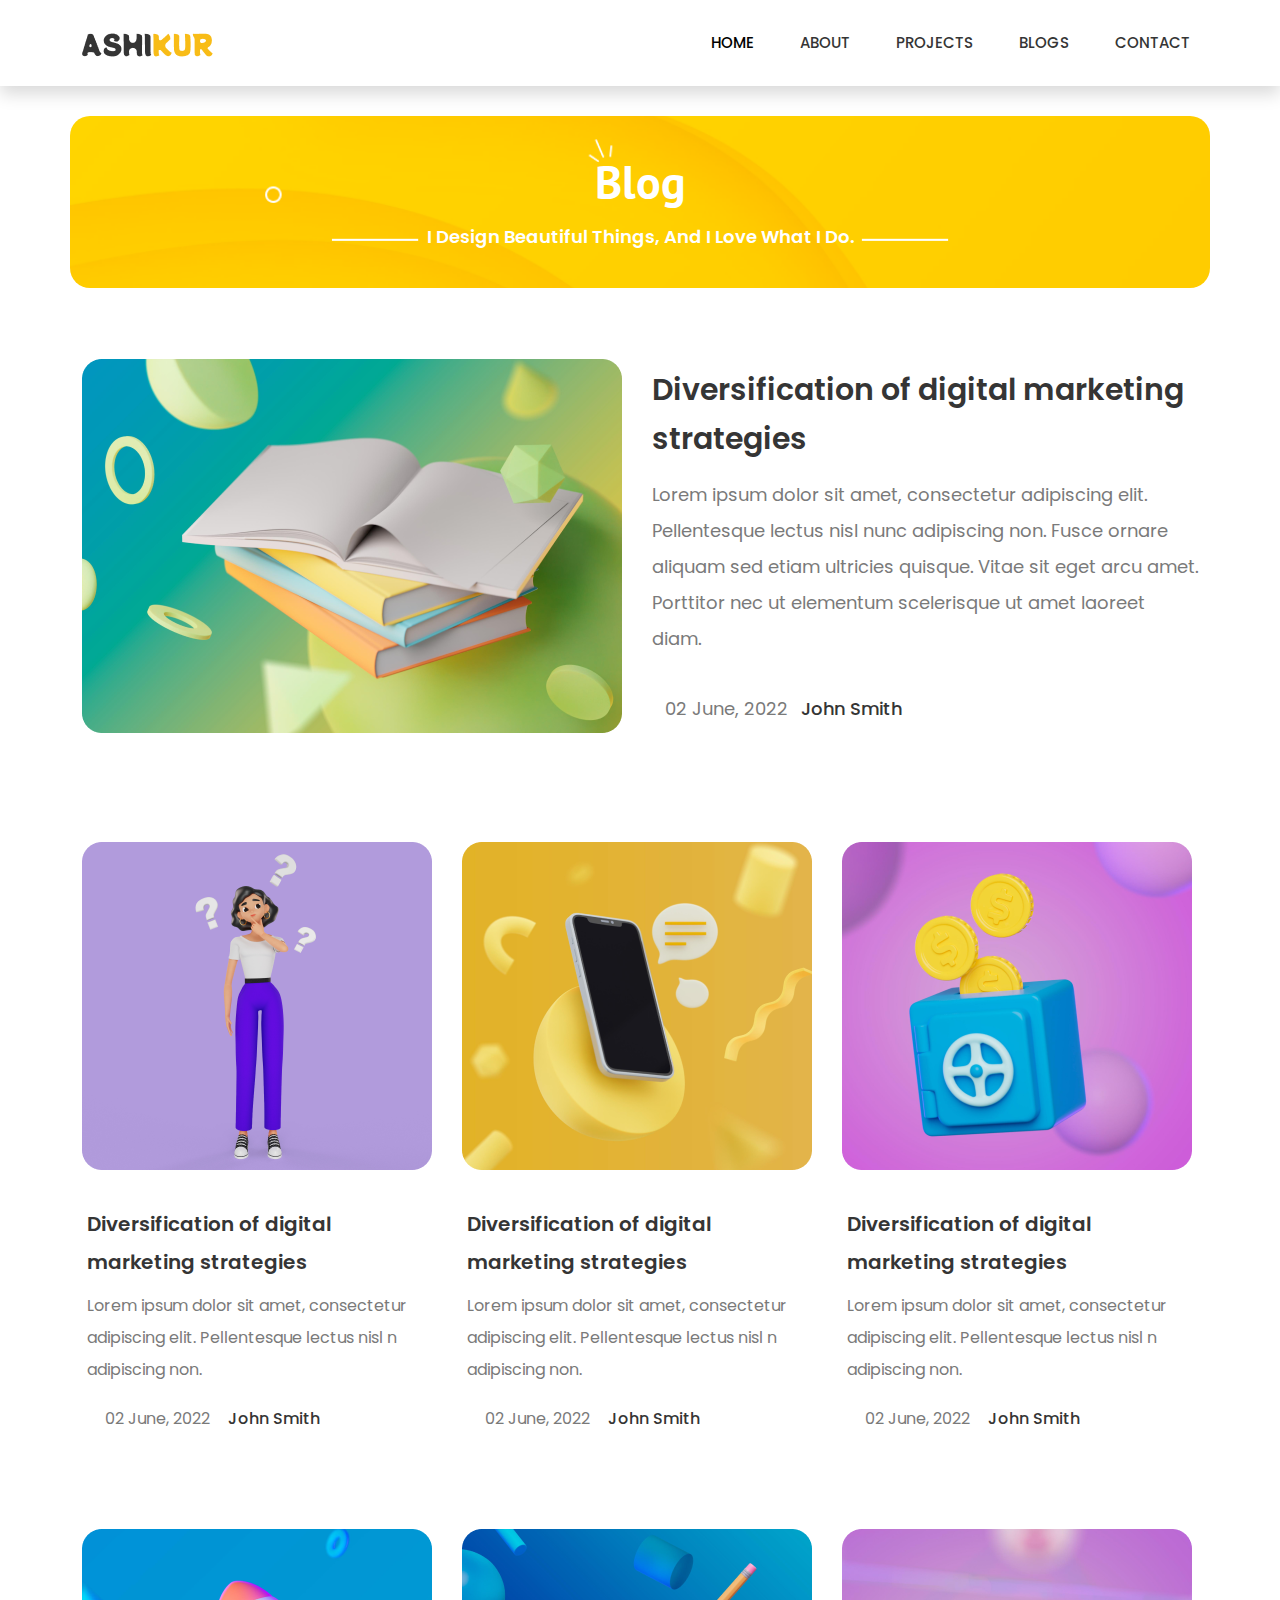
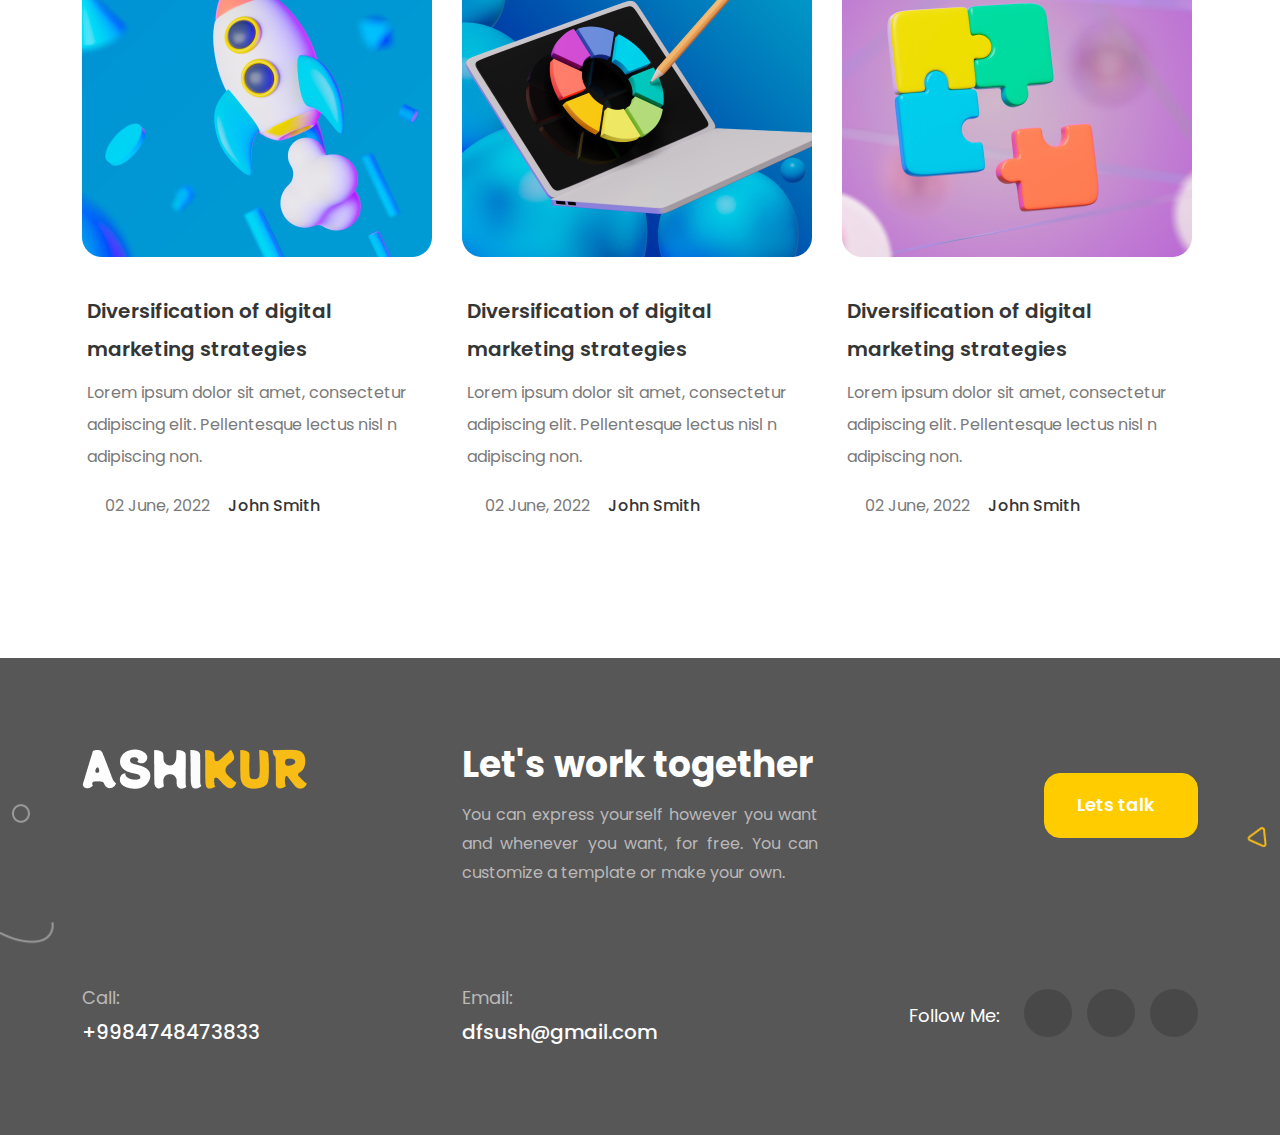
<file: blog.html>
<!DOCTYPE html>
<html lang="en">
<head>
    <meta charset="UTF-8">
    <meta name="viewport" content="width=device-width, initial-scale=1.0">
    <title>Blogs</title>
    <link rel="shortcut icon" href="https://thumbs.dreamstime.com/b/letter-logo-design-simple-modern-logo-design-letter-very-simple-black-background-color-183193944.jpg" type="image/x-icon">

    <!-- ==================== FONT AWESOME START ==================== -->
    <link rel="stylesheet" href="https://cdnjs.cloudflare.com/ajax/libs/font-awesome/6.6.0/css/all.min.css" integrity="sha512-Kc323vGBEqzTmouAECnVceyQqyqdsSiqLQISBL29aUW4U/M7pSPA/gEUZQqv1cwx4OnYxTxve5UMg5GT6L4JJg==" crossorigin="anonymous" referrerpolicy="no-referrer" />
    <!-- ==================== FONT AWESOME END ==================== -->

    <!-- ==================== GOOGLE FONTS START ==================== -->
    <link rel="preconnect" href="https://fonts.googleapis.com">
    <link rel="preconnect" href="https://fonts.gstatic.com" crossorigin>
    <link href="https://fonts.googleapis.com/css2?family=PT+Sans:ital,wght@0,400;0,700;1,400;1,700&family=Poppins:ital,wght@0,100;0,200;0,300;0,400;0,500;0,600;0,700;0,800;0,900;1,100;1,200;1,300;1,400;1,500;1,600;1,700;1,800;1,900&display=swap" rel="stylesheet">
    <!-- ==================== GOOGLE FONTS END ==================== -->

    <!-- ==================== BOOTSTRAP LINK START ==================== -->
    <link href="https://cdn.jsdelivr.net/npm/bootstrap@5.3.3/dist/css/bootstrap.min.css" rel="stylesheet">
    <!-- ==================== BOOTSTRAP LINK END ==================== -->

    <!-- ==================== CUSTOM CSS START ==================== -->
    <link rel="stylesheet" href="./Assets/CSS/Custom CSS/blog.css">
    <!-- ==================== CUSTOM CSS END ==================== -->

    <!-- ==================== RESPONSIVE CSS START ==================== -->
    <link rel="stylesheet" href="./Assets/CSS/responsive.css">
    <!-- ==================== RESPONSIVE CSS END ==================== -->
</head>
<body>

    <!-- ==================== NAV START ==================== -->

    <nav class="navbar navbar-expand-lg shadow">
        <div class="container">
        <a class="navbar-brand" href="#">
            <img src="./Assets/Images/LOGO.png" alt="">
        </a>
        <button class="navbar-toggler" type="button" data-bs-toggle="offcanvas" data-bs-target="#offcanvasLeft" aria-controls="offcanvasLeft">
            <span><i class="fa-solid fa-bars-staggered"></i></span>
        </button>
        <div class="collapse navbar-collapse" id="navbarSupportedContent">
            <ul class="navbar-nav ms-auto mb-2 mb-lg-0">
            <li class="nav-item">
                <a class="nav-link navLine active home" href="./index.html">HOME</a>
            </li>
            <li class="nav-item">
                <a class="nav-link navLine" href="./about.html">ABOUT</a>
            </li>
            <li class="nav-item">
                <a class="nav-link navLine" href="./project.html">PROJECTS</a>
            </li>
            <li class="nav-item">
                <a class="nav-link navLine" href="./blog.html">BLOGS</a>
            </li>
            <li class="nav-item">
                <a class="nav-link navLine" href="./contact.html">CONTACT</a>
            </li>
            </ul>
        </div>
        </div>
    </nav>

    <!-- ==================== NAV END ==================== -->



    <!-- ==================== OFF-CANVAS START ==================== -->

    <div class="offcanvas offcanvas-start" tabindex="-1" id="offcanvasLeft" aria-labelledby="offcanvasLeftLabel">
        <div class="offcanvas-header">
            <a class="offcanvas-title" href="./index.html" id="offcanvasLeftLabel">
            <img src="./Assets/Images/LOGO.png" alt="">
            </a>
            <button type="button" class="btn-close" data-bs-dismiss="offcanvas" aria-label="Close"></button>
        </div>
        <div class="offcanvas-body">
            <ul class="tool-bar me-auto mb-2 mb-lg-0">
            <li class="tool-item">
                <a class="tool-link active" aria-current="page" href="./index.html">
                <span><i class="fa-solid fa-house"></i></span>
                Home
                </a>
            </li>
            <li class="tool-item">
                <a class="tool-link" href="./about.html">
                <span><i class="fa-solid fa-user"></i></span>
                About
                </a>
            </li>
            <li class="tool-item">
                <a class="tool-link" href="./project.html">
                <span><i class="fa-solid fa-layer-group"></i></span>
                Projects
                </a>
            </li>
            <li class="tool-item">
                <a class="tool-link" href="./blog.html">
                <span><i class="fa-solid fa-blog"></i></span>
                Blogs
                </a>
            </li>
            <li class="tool-item">
                <a class="tool-link" href="./contact.html">
                <span><i class="fa-solid fa-circle-question"></i></span>
                Contact
                </a>
            </li>
            </ul>
        </div>
    </div>

    <!-- ==================== OFF-CANVAS END ==================== -->


    <!-- ==================== BLOG BANNER START ==================== -->

    <section id="blogBanner">
        <div class="container">
            <div class="row">
                <h2>Blog</h2>
                <p>I Design Beautiful Things, And I Love What I Do.</p>
            </div>
        </div>
    </section>

    <!-- ==================== BLOG BANNER END ==================== -->


    <!-- ==================== HEADER BLOG START ==================== -->

    <section id="headerBlog">
        <div class="container">
            <div class="row">
                <div class="col-lg-6">
                    <img class="img-fluid d-none d-lg-block" src="./Assets/Images/HeaderBlog_Image.png" alt="">
                    <img class="img-fluid d-block d-lg-none mx-auto" src="./Assets/Images/HeaderBlog_SmallImage.png" alt="">
                </div>
                <div class="col-lg-6">
                    <div class="contents">
                        <h4>Diversification of digital marketing strategies</h4>
                        <p>Lorem ipsum dolor sit amet, consectetur adipiscing elit. Pellentesque lectus 
                            nisl nunc adipiscing non. Fusce ornare aliquam sed etiam ultricies quisque. 
                            Vitae sit eget arcu amet. Porttitor nec ut elementum scelerisque ut amet 
                            laoreet diam.
                        </p>
                        <div class="footerGrp">
                            <span><i class="fa-regular fa-calendar-days"></i></span>
                            <span class="date">02 June, 2022</span>
                            <span class="name">John Smith</span>
                        </div>
                    </div>
                </div>
            </div>
        </div>
    </section>

    <!-- ==================== HEADER BLOG END ==================== -->



    <!-- ==================== BLOGS START ==================== -->

    <section id="blogs">
        <div class="container">
            <div class="row">
                <div class="col-lg-4">
                    <div class="blog">
                        <div class="blogImage">
                            <img class="img-fluid d-none d-lg-block" src="./Assets/Images/Blog_1.png" alt="">
                            <img class="img-fluid d-block d-lg-none" src="./Assets/Images/BlogSmall_1.png" alt="">
                        </div>
                        <div class="blogContents">
                            <div class="footerGrp d-block d-lg-none">
                                <span><i class="fa-regular fa-calendar-days"></i></span>
                                <span class="date">02 June, 2022</span>
                                <span class="name">John Smith</span>
                            </div>
                            <h4>Diversification of digital marketing strategies</h4>
                            <p class="d-none d-lg-block">Lorem ipsum dolor sit amet, consectetur adipiscing elit. Pellentesque lectus 
                                nisl n adipiscing non.
                            </p>
                            <div class="footerGrp d-none d-lg-block">
                                <span><i class="fa-regular fa-calendar-days"></i></span>
                                <span class="date">02 June, 2022</span>
                                <span class="name">John Smith</span>
                            </div>
                            <a class="readMore d-block d-lg-none" href="#">Read More <span><i class="fa-solid fa-arrow-up-right-from-square"></i></span></a>
                        </div>
                    </div>
                </div>
                <div class="col-lg-4">
                    <div class="blog">
                        <div class="blogImage">
                            <img class="img-fluid d-none d-lg-block" src="./Assets/Images/Blog_2.png" alt="">
                            <img class="img-fluid d-block d-lg-none" src="./Assets/Images/BlogSmall_2.png" alt="">
                        </div>
                        <div class="blogContents">
                            <div class="footerGrp d-block d-lg-none">
                                <span><i class="fa-regular fa-calendar-days"></i></span>
                                <span class="date">02 June, 2022</span>
                                <span class="name">John Smith</span>
                            </div>
                            <h4>Diversification of digital marketing strategies</h4>
                            <p class="d-none d-lg-block">Lorem ipsum dolor sit amet, consectetur adipiscing elit. Pellentesque lectus 
                                nisl n adipiscing non.
                            </p>
                            <div class="footerGrp d-none d-lg-block">
                                <span><i class="fa-regular fa-calendar-days"></i></span>
                                <span class="date">02 June, 2022</span>
                                <span class="name">John Smith</span>
                            </div>
                            <a class="readMore d-block d-lg-none" href="#">Read More <span><i class="fa-solid fa-arrow-up-right-from-square"></i></span></a>
                        </div>
                    </div>
                </div>
                <div class="col-lg-4">
                    <div class="blog">
                        <div class="blogImage">
                            <img class="img-fluid d-none d-lg-block" src="./Assets/Images/Blog_3.png" alt="">
                            <img class="img-fluid d-block d-lg-none" src="./Assets/Images/BlogSmall_3.png" alt="">
                        </div>
                        <div class="blogContents">
                            <div class="footerGrp d-block d-lg-none">
                                <span><i class="fa-regular fa-calendar-days"></i></span>
                                <span class="date">02 June, 2022</span>
                                <span class="name">John Smith</span>
                            </div>
                            <h4>Diversification of digital marketing strategies</h4>
                            <p class="d-none d-lg-block">Lorem ipsum dolor sit amet, consectetur adipiscing elit. Pellentesque lectus 
                                nisl n adipiscing non.
                            </p>
                            <div class="footerGrp d-none d-lg-block">
                                <span><i class="fa-regular fa-calendar-days"></i></span>
                                <span class="date">02 June, 2022</span>
                                <span class="name">John Smith</span>
                            </div>
                            <a class="readMore d-block d-lg-none" href="#">Read More <span><i class="fa-solid fa-arrow-up-right-from-square"></i></span></a>
                        </div>
                    </div>
                </div>
                <div class="col-lg-4 d-none d-lg-block">
                    <div class="blog">
                        <div class="blogImage">
                            <img class="img-fluid d-none d-lg-block" src="./Assets/Images/Blog_4.png" alt="">
                            <img class="img-fluid d-block d-lg-none" src="./Assets/Images/BlogSmall_4.png" alt="">
                        </div>
                        <div class="blogContents">
                            <div class="footerGrp d-block d-lg-none">
                                <span><i class="fa-regular fa-calendar-days"></i></span>
                                <span class="date">02 June, 2022</span>
                                <span class="name">John Smith</span>
                            </div>
                            <h4>Diversification of digital marketing strategies</h4>
                            <p class="d-none d-lg-block">Lorem ipsum dolor sit amet, consectetur adipiscing elit. Pellentesque lectus 
                                nisl n adipiscing non.
                            </p>
                            <div class="footerGrp d-none d-lg-block">
                                <span><i class="fa-regular fa-calendar-days"></i></span>
                                <span class="date">02 June, 2022</span>
                                <span class="name">John Smith</span>
                            </div>
                            <a class="readMore d-block d-lg-none" href="#">Read More <span><i class="fa-solid fa-arrow-up-right-from-square"></i></span></a>
                        </div>
                    </div>
                </div>
                <div class="col-lg-4 d-none d-lg-block">
                    <div class="blog">
                        <div class="blogImage">
                            <img class="img-fluid d-none d-lg-block" src="./Assets/Images/Blog_5.png" alt="">
                            <img class="img-fluid d-block d-lg-none" src="./Assets/Images/BlogSmall_5.png" alt="">
                        </div>
                        <div class="blogContents">
                            <div class="footerGrp d-block d-lg-none">
                                <span><i class="fa-regular fa-calendar-days"></i></span>
                                <span class="date">02 June, 2022</span>
                                <span class="name">John Smith</span>
                            </div>
                            <h4>Diversification of digital marketing strategies</h4>
                            <p class="d-none d-lg-block">Lorem ipsum dolor sit amet, consectetur adipiscing elit. Pellentesque lectus 
                                nisl n adipiscing non.
                            </p>
                            <div class="footerGrp d-none d-lg-block">
                                <span><i class="fa-regular fa-calendar-days"></i></span>
                                <span class="date">02 June, 2022</span>
                                <span class="name">John Smith</span>
                            </div>
                            <a class="readMore d-block d-lg-none" href="#">Read More <span><i class="fa-solid fa-arrow-up-right-from-square"></i></span></a>
                        </div>
                    </div>
                </div>
                <div class="col-lg-4 d-none d-lg-block">
                    <div class="blog">
                        <div class="blogImage">
                            <img class="img-fluid d-none d-lg-block" src="./Assets/Images/Blog_6.png" alt="">
                            <img class="img-fluid d-block d-lg-none" src="./Assets/Images/BlogSmall_6.png" alt="">
                        </div>
                        <div class="blogContents">
                            <div class="footerGrp d-block d-lg-none">
                                <span><i class="fa-regular fa-calendar-days"></i></span>
                                <span class="date">02 June, 2022</span>
                                <span class="name">John Smith</span>
                            </div>
                            <h4>Diversification of digital marketing strategies</h4>
                            <p class="d-none d-lg-block">Lorem ipsum dolor sit amet, consectetur adipiscing elit. Pellentesque lectus 
                                nisl n adipiscing non.
                            </p>
                            <div class="footerGrp d-none d-lg-block">
                                <span><i class="fa-regular fa-calendar-days"></i></span>
                                <span class="date">02 June, 2022</span>
                                <span class="name">John Smith</span>
                            </div>
                            <a class="readMore d-block d-lg-none" href="#">Read More <span><i class="fa-solid fa-arrow-up-right-from-square"></i></span></a>
                        </div>
                    </div>
                </div>
            </div>
        </div>
    </section>

    <!-- ==================== BLOGS END ==================== -->



    <!-- ==================== FOOTER START ==================== -->

    <footer>
        <div class="container">
            <div class="row">
                <div class="col-lg-4">
                    <img class="img-fluid" src="./Assets/Images/Contact_Logo.png" alt="">
                </div>
                <div class="col-lg-4">
                    <h3>Let's work together</h3>
                    <p>You can express yourself however you want and whenever you want, for free. 
                        You can customize a template or make your own.
                    </p>
                </div>
                <div class="col-lg-4 letsTalk">
                    <a class="btn" href="#">Lets talk <span class="btnIcon"><i class="fa-regular fa-paper-plane sign"></i></span></a>
                </div>
            </div>
            <div class="row allLinks">
                <div class="col-6 col-lg-4">
                    <p>Call:</p>
                    <h4><a href="tel:+9984748473833">+9984748473833</a></h4>
                </div>
                <div class="col-6 col-lg-4">
                    <p>Email:</p>
                    <h4><a href="mailto:dfsush@gmail.com">dfsush@gmail.com</a></h4>
                </div>
                <div class="col-lg-4 followGrp">
                    <span class="followMe">Follow Me:</span>
                    <div class="socialLink_grp">
                        <a href="#"><span><i class="fa-brands fa-behance"></i></span></a>
                        <a href="#"><span><i class="fa-brands fa-dribbble"></i></span></a>
                        <a href="#"><span><i class="fa-brands fa-instagram"></i></span></a>
                    </div>
                </div>
            </div>
        </div>
    </footer>

    <!-- ==================== FOOTER END ==================== -->








    <!-- ==================== BOOTSTRAP JS START ==================== -->
    <script src="https://cdn.jsdelivr.net/npm/bootstrap@5.3.3/dist/js/bootstrap.bundle.min.js"></script>
    <!-- ==================== BOOTSTRAP JS END ==================== -->

    <!-- ==================== CUSTOM JS START ==================== -->
    <script src="./Assets/JS/app.js"></script>
    <!-- ==================== CUSTOM JS END ==================== -->
        
</body>
</html>
</file>
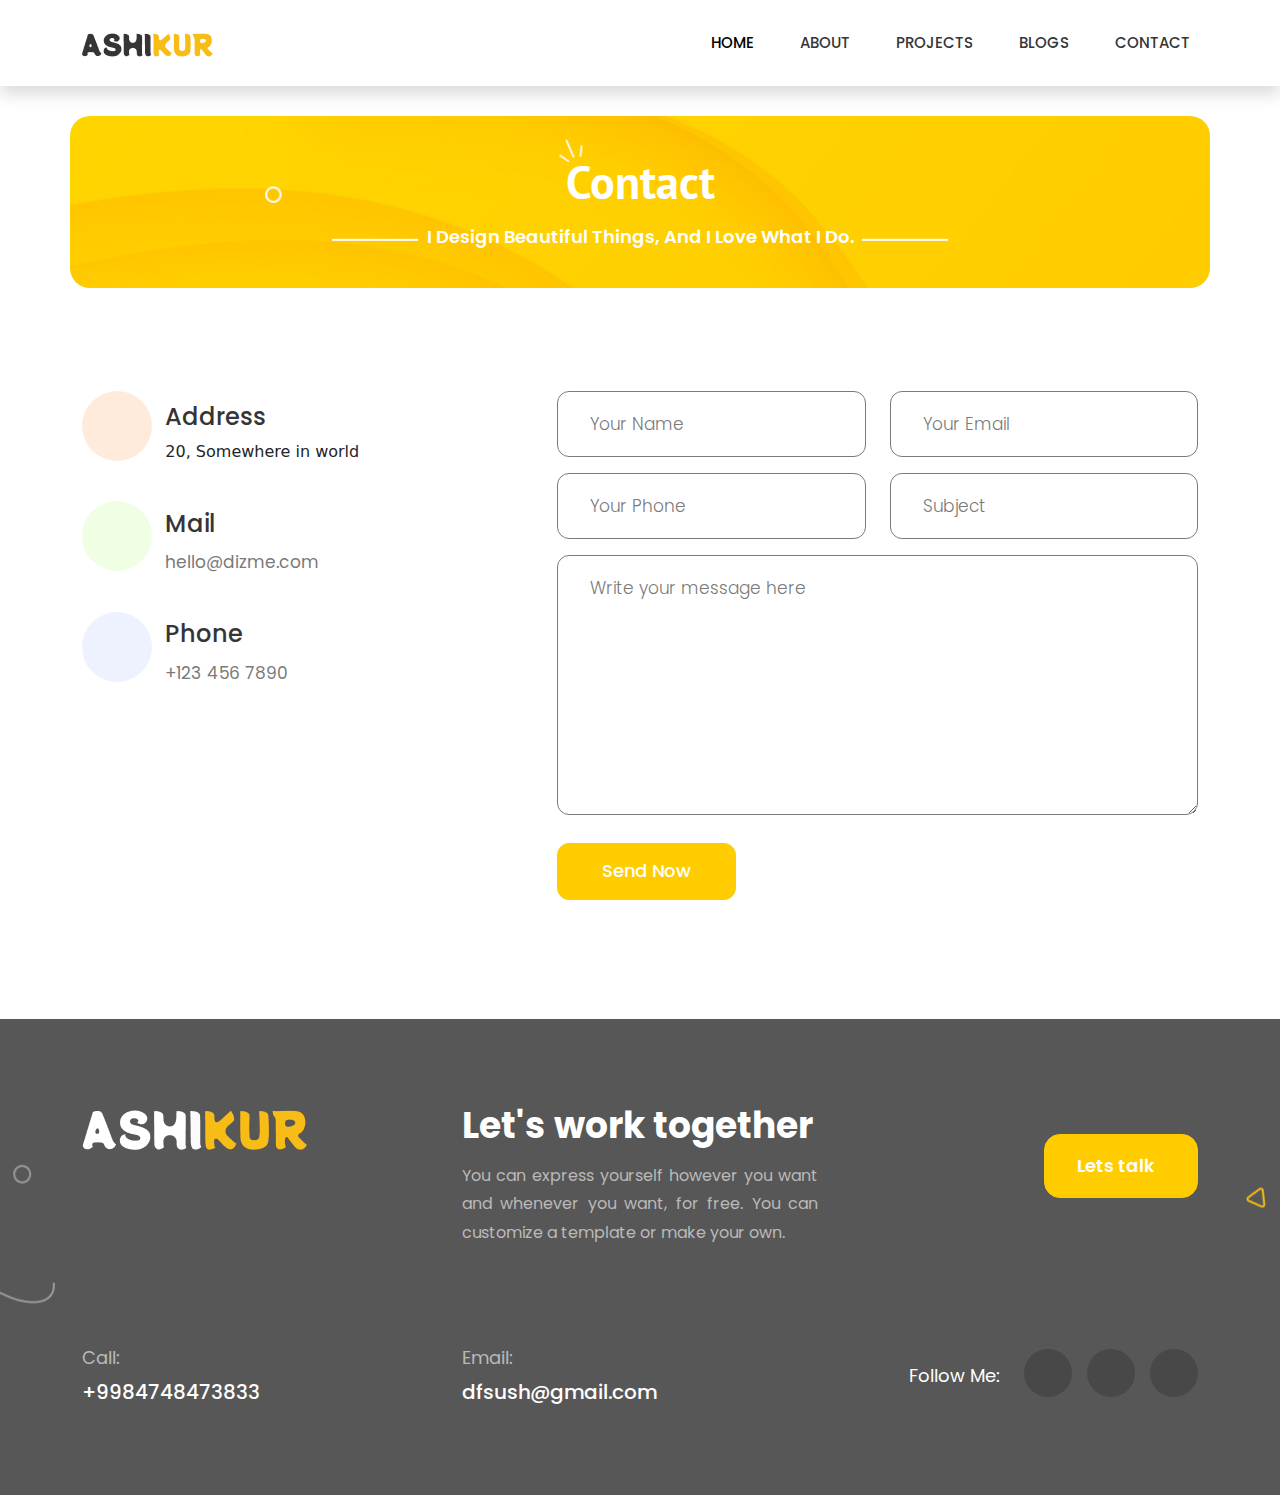
<file: contact.html>
<!DOCTYPE html>
<html lang="en">
<head>
    <meta charset="UTF-8">
    <meta name="viewport" content="width=device-width, initial-scale=1.0">
    <title>Contact</title>
    <link rel="shortcut icon" href="https://thumbs.dreamstime.com/b/letter-logo-design-simple-modern-logo-design-letter-very-simple-black-background-color-183193944.jpg" type="image/x-icon">

    <!-- ==================== FONT AWESOME START ==================== -->
    <link rel="stylesheet" href="https://cdnjs.cloudflare.com/ajax/libs/font-awesome/6.6.0/css/all.min.css" integrity="sha512-Kc323vGBEqzTmouAECnVceyQqyqdsSiqLQISBL29aUW4U/M7pSPA/gEUZQqv1cwx4OnYxTxve5UMg5GT6L4JJg==" crossorigin="anonymous" referrerpolicy="no-referrer" />
    <!-- ==================== FONT AWESOME END ==================== -->

    <!-- ==================== GOOGLE FONTS START ==================== -->
    <link rel="preconnect" href="https://fonts.googleapis.com">
    <link rel="preconnect" href="https://fonts.gstatic.com" crossorigin>
    <link href="https://fonts.googleapis.com/css2?family=PT+Sans:ital,wght@0,400;0,700;1,400;1,700&family=Poppins:ital,wght@0,100;0,200;0,300;0,400;0,500;0,600;0,700;0,800;0,900;1,100;1,200;1,300;1,400;1,500;1,600;1,700;1,800;1,900&display=swap" rel="stylesheet">
    <!-- ==================== GOOGLE FONTS END ==================== -->

    <!-- ==================== BOOTSTRAP LINK START ==================== -->
    <link href="https://cdn.jsdelivr.net/npm/bootstrap@5.3.3/dist/css/bootstrap.min.css" rel="stylesheet">
    <!-- ==================== BOOTSTRAP LINK END ==================== -->

    <!-- ==================== CUSTOM CSS START ==================== -->
    <link rel="stylesheet" href="./Assets/CSS/Custom CSS/contact.css">
    <!-- ==================== CUSTOM CSS END ==================== -->

    <!-- ==================== RESPONSIVE CSS START ==================== -->
    <link rel="stylesheet" href="./Assets/CSS/responsive.css">
    <!-- ==================== RESPONSIVE CSS END ==================== -->
</head>
<body>

    <!-- ==================== NAV START ==================== -->

    <nav class="navbar navbar-expand-lg shadow">
        <div class="container">
        <a class="navbar-brand" href="#">
            <img src="./Assets/Images/LOGO.png" alt="">
        </a>
        <button class="navbar-toggler" type="button" data-bs-toggle="offcanvas" data-bs-target="#offcanvasLeft" aria-controls="offcanvasLeft">
            <span><i class="fa-solid fa-bars-staggered"></i></span>
        </button>
        <div class="collapse navbar-collapse" id="navbarSupportedContent">
            <ul class="navbar-nav ms-auto mb-2 mb-lg-0">
            <li class="nav-item">
                <a class="nav-link navLine active home" href="./index.html">HOME</a>
            </li>
            <li class="nav-item">
                <a class="nav-link navLine" href="./about.html">ABOUT</a>
            </li>
            <li class="nav-item">
                <a class="nav-link navLine" href="./project.html">PROJECTS</a>
            </li>
            <li class="nav-item">
                <a class="nav-link navLine" href="./blog.html">BLOGS</a>
            </li>
            <li class="nav-item">
                <a class="nav-link navLine" href="./contact.html">CONTACT</a>
            </li>
            </ul>
        </div>
        </div>
    </nav>

    <!-- ==================== NAV END ==================== -->



    <!-- ==================== OFF-CANVAS START ==================== -->

    <div class="offcanvas offcanvas-start" tabindex="-1" id="offcanvasLeft" aria-labelledby="offcanvasLeftLabel">
        <div class="offcanvas-header">
            <a class="offcanvas-title" href="./index.html" id="offcanvasLeftLabel">
            <img src="./Assets/Images/LOGO.png" alt="">
            </a>
            <button type="button" class="btn-close" data-bs-dismiss="offcanvas" aria-label="Close"></button>
        </div>
        <div class="offcanvas-body">
            <ul class="tool-bar me-auto mb-2 mb-lg-0">
            <li class="tool-item">
                <a class="tool-link active" aria-current="page" href="./index.html">
                <span><i class="fa-solid fa-house"></i></span>
                Home
                </a>
            </li>
            <li class="tool-item">
                <a class="tool-link" href="./about.html">
                <span><i class="fa-solid fa-user"></i></span>
                About
                </a>
            </li>
            <li class="tool-item">
                <a class="tool-link" href="./project.html">
                <span><i class="fa-solid fa-layer-group"></i></span>
                Projects
                </a>
            </li>
            <li class="tool-item">
                <a class="tool-link" href="./blog.html">
                <span><i class="fa-solid fa-blog"></i></span>
                Blogs
                </a>
            </li>
            <li class="tool-item">
                <a class="tool-link" href="./contact.html">
                <span><i class="fa-solid fa-circle-question"></i></span>
                Contact
                </a>
            </li>
            </ul>
        </div>
    </div>

    <!-- ==================== OFF-CANVAS END ==================== -->


    <!-- ==================== CONTACT BANNER START ==================== -->

    <section id="contactBanner">
        <div class="container">
            <div class="row">
                <h2>Contact</h2>
                <p>I Design Beautiful Things, And I Love What I Do.</p>
            </div>
        </div>
    </section>

    <!-- ==================== CONTACT BANNER END ==================== -->


    <!-- ==================== CONTACT AREA START ==================== -->

    <section id="contactArea">
        <div class="container">
            <div class="row justify-content-between">
                <div class="col-lg-4">
                    <div class="row contactContents">
                        <div class="col-1 col-lg-2 contactIcons">
                            <a href="#"><span><i class="fa-solid fa-location-dot"></i></span></a>
                        </div>
                        <div class="col-11 col-lg-10">
                            <div class="contents">
                                <h5>Address</h5>
                                <p>20, Somewhere in world</p>
                            </div>
                        </div>
                    </div>
                    <div class="row contactContents mail">
                        <div class="col-1 col-lg-2 contactIcons">
                            <a class="mailIcon" href="#"><span><i class="fa-solid fa-envelope"></i></span></a>
                        </div>
                        <div class="col-11 col-lg-10">
                            <div class="contents">
                                <h5>Mail</h5>
                                <p><a href="mailto:hello@dizme.com">hello@dizme.com</a></p>
                            </div>
                        </div>
                    </div>
                    <div class="row contactContents">
                        <div class="col-1 col-lg-2 contactIcons">
                            <a class="phoneIcon" href="#"><span><i class="fa-solid fa-phone"></i></span></a>
                        </div>
                        <div class="col-11 col-lg-10">
                            <div class="contents">
                                <h5>Phone</h5>
                                <p><a href="tel:+123 456 7890">+123 456 7890</a></p>
                            </div>
                        </div>
                    </div>
                </div>
                <div class="col-lg-7 contactFillUp">
                    <div class="row">
                        <div class="col-6">
                            <input type="text" placeholder="Your Name">
                        </div>
                        <div class="col-6">
                            <input type="text" placeholder="Your Email">
                        </div>
                    </div>
                    <div class="row phoneAndSubject">
                        <div class="col-6">
                            <input type="text" placeholder="Your Phone">
                        </div>
                        <div class="col-6">
                            <input type="text" placeholder="Subject">
                        </div>
                    </div>
                    <div class="row">
                        <div class="col-12">
                            <textarea placeholder="Write your message here" rows="7"></textarea>
                        </div>
                    </div>
                    <button>Send Now</button>
                </div>
            </div>
        </div>
    </section>

    <!-- ==================== CONTACT AREA END ==================== -->


    <!-- ==================== FOOTER START ==================== -->

    <footer>
        <div class="container">
            <div class="row">
                <div class="col-lg-4">
                    <img class="img-fluid" src="./Assets/Images/Contact_Logo.png" alt="">
                </div>
                <div class="col-lg-4">
                    <h3>Let's work together</h3>
                    <p>You can express yourself however you want and whenever you want, for free. 
                        You can customize a template or make your own.
                    </p>
                </div>
                <div class="col-lg-4 letsTalk">
                    <a class="btn" href="#">Lets talk <span class="btnIcon"><i class="fa-regular fa-paper-plane sign"></i></span></a>
                </div>
            </div>
            <div class="row allLinks">
                <div class="col-6 col-lg-4">
                    <p>Call:</p>
                    <h4><a href="tel:+9984748473833">+9984748473833</a></h4>
                </div>
                <div class="col-6 col-lg-4">
                    <p>Email:</p>
                    <h4><a href="mailto:dfsush@gmail.com">dfsush@gmail.com</a></h4>
                </div>
                <div class="col-lg-4 followGrp">
                    <span class="followMe">Follow Me:</span>
                    <div class="socialLink_grp">
                        <a href="#"><span><i class="fa-brands fa-behance"></i></span></a>
                        <a href="#"><span><i class="fa-brands fa-dribbble"></i></span></a>
                        <a href="#"><span><i class="fa-brands fa-instagram"></i></span></a>
                    </div>
                </div>
            </div>
        </div>
    </footer>

    <!-- ==================== FOOTER END ==================== -->








    <!-- ==================== BOOTSTRAP JS START ==================== -->
    <script src="https://cdn.jsdelivr.net/npm/bootstrap@5.3.3/dist/js/bootstrap.bundle.min.js"></script>
    <!-- ==================== BOOTSTRAP JS END ==================== -->

    <!-- ==================== CUSTOM JS START ==================== -->
    <script src="./Assets/JS/app.js"></script>
    <!-- ==================== CUSTOM JS END ==================== -->
        
</body>
</html>
</file>
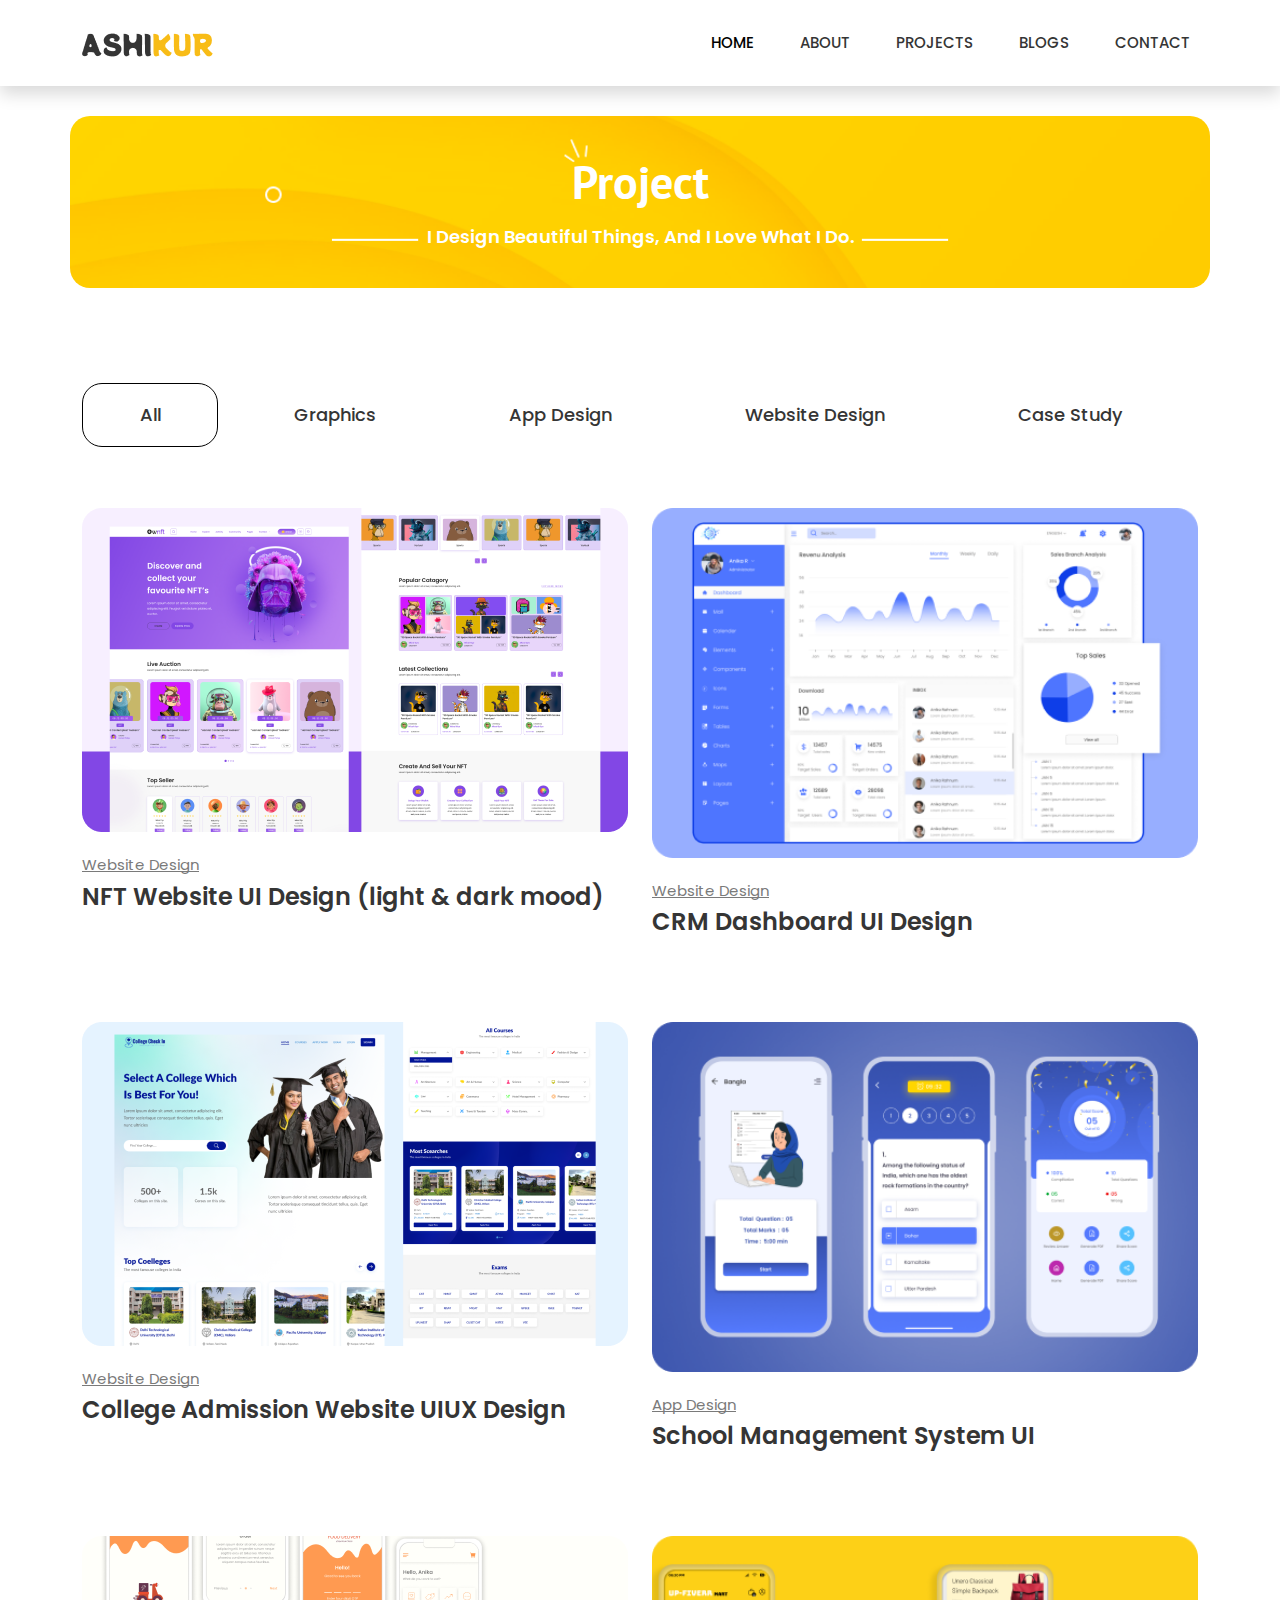
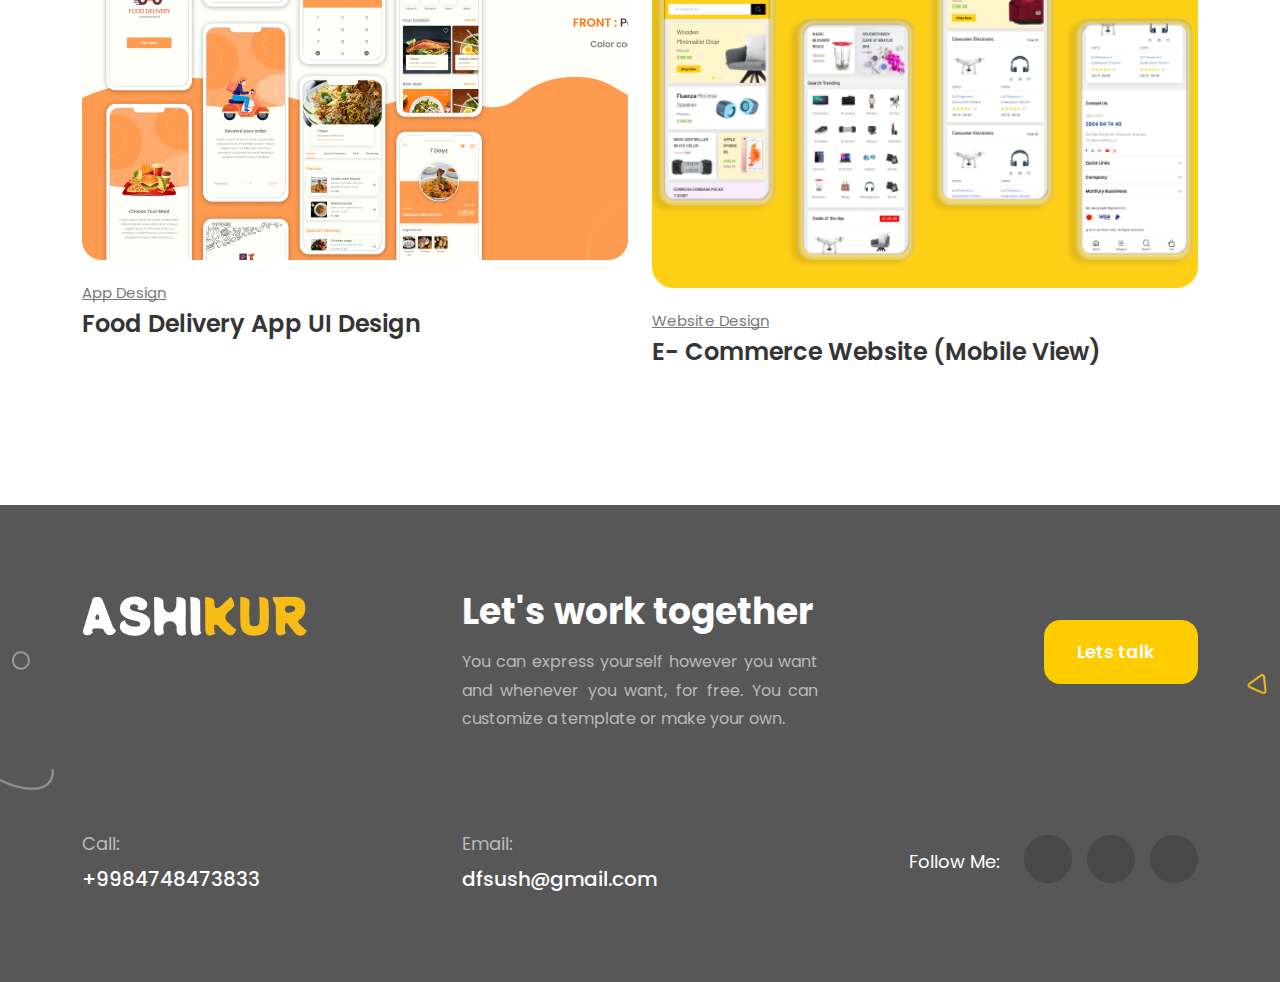
<file: project.html>
<!DOCTYPE html>
<html lang="en">
<head>
    <meta charset="UTF-8">
    <meta name="viewport" content="width=device-width, initial-scale=1.0">
    <title>Projects</title>
    <link rel="shortcut icon" href="https://thumbs.dreamstime.com/b/letter-logo-design-simple-modern-logo-design-letter-very-simple-black-background-color-183193944.jpg" type="image/x-icon">

    <!-- ==================== FONT AWESOME START ==================== -->
    <link rel="stylesheet" href="https://cdnjs.cloudflare.com/ajax/libs/font-awesome/6.6.0/css/all.min.css" integrity="sha512-Kc323vGBEqzTmouAECnVceyQqyqdsSiqLQISBL29aUW4U/M7pSPA/gEUZQqv1cwx4OnYxTxve5UMg5GT6L4JJg==" crossorigin="anonymous" referrerpolicy="no-referrer" />
    <!-- ==================== FONT AWESOME END ==================== -->

    <!-- ==================== GOOGLE FONTS START ==================== -->
    <link rel="preconnect" href="https://fonts.googleapis.com">
    <link rel="preconnect" href="https://fonts.gstatic.com" crossorigin>
    <link href="https://fonts.googleapis.com/css2?family=PT+Sans:ital,wght@0,400;0,700;1,400;1,700&family=Poppins:ital,wght@0,100;0,200;0,300;0,400;0,500;0,600;0,700;0,800;0,900;1,100;1,200;1,300;1,400;1,500;1,600;1,700;1,800;1,900&display=swap" rel="stylesheet">
    <!-- ==================== GOOGLE FONTS END ==================== -->

    <!-- ==================== BOOTSTRAP LINK START ==================== -->
    <link href="https://cdn.jsdelivr.net/npm/bootstrap@5.3.3/dist/css/bootstrap.min.css" rel="stylesheet">
    <!-- ==================== BOOTSTRAP LINK END ==================== -->

    <!-- ==================== CUSTOM CSS START ==================== -->
    <link rel="stylesheet" href="./Assets/CSS/Custom CSS/project.css">
    <!-- ==================== CUSTOM CSS END ==================== -->

    <!-- ==================== RESPONSIVE CSS START ==================== -->
    <link rel="stylesheet" href="./Assets/CSS/responsive.css">
    <!-- ==================== RESPONSIVE CSS END ==================== -->
</head>
<body>

    <!-- ==================== NAV START ==================== -->

    <nav class="navbar navbar-expand-lg shadow">
        <div class="container">
        <a class="navbar-brand" href="#">
            <img src="./Assets/Images/LOGO.png" alt="">
        </a>
        <button class="navbar-toggler" type="button" data-bs-toggle="offcanvas" data-bs-target="#offcanvasLeft" aria-controls="offcanvasLeft">
            <span><i class="fa-solid fa-bars-staggered"></i></span>
        </button>
        <div class="collapse navbar-collapse" id="navbarSupportedContent">
            <ul class="navbar-nav ms-auto mb-2 mb-lg-0">
            <li class="nav-item">
                <a class="nav-link navLine active home" href="./index.html">HOME</a>
            </li>
            <li class="nav-item">
                <a class="nav-link navLine" href="./about.html">ABOUT</a>
            </li>
            <li class="nav-item">
                <a class="nav-link navLine" href="./project.html">PROJECTS</a>
            </li>
            <li class="nav-item">
                <a class="nav-link navLine" href="./blog.html">BLOGS</a>
            </li>
            <li class="nav-item">
                <a class="nav-link navLine" href="./contact.html">CONTACT</a>
            </li>
            </ul>
        </div>
        </div>
    </nav>

    <!-- ==================== NAV END ==================== -->



    <!-- ==================== OFF-CANVAS START ==================== -->

    <div class="offcanvas offcanvas-start" tabindex="-1" id="offcanvasLeft" aria-labelledby="offcanvasLeftLabel">
        <div class="offcanvas-header">
            <a class="offcanvas-title" href="./index.html" id="offcanvasLeftLabel">
            <img src="./Assets/Images/LOGO.png" alt="">
            </a>
            <button type="button" class="btn-close" data-bs-dismiss="offcanvas" aria-label="Close"></button>
        </div>
        <div class="offcanvas-body">
            <ul class="tool-bar me-auto mb-2 mb-lg-0">
            <li class="tool-item">
                <a class="tool-link active" aria-current="page" href="./index.html">
                <span><i class="fa-solid fa-house"></i></span>
                Home
                </a>
            </li>
            <li class="tool-item">
                <a class="tool-link" href="./about.html">
                <span><i class="fa-solid fa-user"></i></span>
                About
                </a>
            </li>
            <li class="tool-item">
                <a class="tool-link" href="./project.html">
                <span><i class="fa-solid fa-layer-group"></i></span>
                Projects
                </a>
            </li>
            <li class="tool-item">
                <a class="tool-link" href="./blog.html">
                <span><i class="fa-solid fa-blog"></i></span>
                Blogs
                </a>
            </li>
            <li class="tool-item">
                <a class="tool-link" href="./contact.html">
                <span><i class="fa-solid fa-circle-question"></i></span>
                Contact
                </a>
            </li>
            </ul>
        </div>
    </div>

    <!-- ==================== OFF-CANVAS END ==================== -->


    <!-- ==================== PROJECT BANNER START ==================== -->

    <section id="projectBanner">
        <div class="container">
            <div class="row">
                <h2>Project</h2>
                <p>I Design Beautiful Things, And I Love What I Do.</p>
            </div>
        </div>
    </section>

    <!-- ==================== PROJECT BANNER END ==================== -->


    <!-- ==================== PROJECTS START ==================== -->

    <section id="allProjects">
        <div class="container">
            <div class="row">
                <div class="col-12">
                    <ul class="nav nav-pills nav-fill" id="pills-tab" role="tablist">
                        <li class="nav-item" role="presentation">
                            <button class="nav-link active" id="pills-all-tab" data-bs-toggle="pill" data-bs-target="#pills-all" type="button" role="tab" aria-controls="pills-all" aria-selected="true">All</button>
                        </li>
                        <li class="nav-item" role="presentation">
                            <button class="nav-link" id="pills-graphics-tab" data-bs-toggle="pill" data-bs-target="#pills-graphics" type="button" role="tab" aria-controls="pills-graphics" aria-selected="false">Graphics</button>
                        </li>
                        <li class="nav-item" role="presentation">
                            <button class="nav-link" id="pills-appDesign-tab" data-bs-toggle="pill" data-bs-target="#pills-appDesign" type="button" role="tab" aria-controls="pills-appDesign" aria-selected="false">App Design</button>
                        </li>
                        <li class="nav-item" role="presentation">
                            <button class="nav-link" id="pills-websiteDesign-tab" data-bs-toggle="pill" data-bs-target="#pills-websiteDesign" type="button" role="tab" aria-controls="pills-websiteDesign" aria-selected="false">Website Design</button>
                        </li>
                        <li class="nav-item" role="presentation">
                            <button class="nav-link caseStudy" id="pills-caseStudy-tab" data-bs-toggle="pill" data-bs-target="#pills-caseStudy" type="button" role="tab" aria-controls="pills-caseStudy" aria-selected="false">Case Study</button>
                        </li>
                    </ul>
                    <div class="tab-content" id="pills-tabContent">
                        <div class="tab-pane fade show active" id="pills-all" role="tabpanel" aria-labelledby="pills-all-tab" tabindex="0">
                            <div class="row">
                                <div class="col-md-6">
                                    <div class="project">
                                        <div class="card">
                                            <img class="img-fluid d-none d-xl-block" src="./Assets/Images/Project_1.png" alt="">
                                            <img class="img-fluid d-none d-lg-block d-xl-none" src="./Assets/Images/Project_Lg_1.png" alt="">
                                            <img class="img-fluid d-block d-lg-none" src="./Assets/Images/ProjectSmall_1.png" alt="">
                                            <div class="card-body contents">
                                                <a href="#">Website Design</a>
                                                <h4>NFT Website UI Design (light & dark mood)</h4>
                                            </div>
                                        </div>
                                    </div>
                                </div>
                                <div class="col-md-6">
                                    <div class="project">
                                        <div class="card">
                                            <img class="img-fluid d-none d-xl-block" src="./Assets/Images/Project_2.png" alt="">
                                            <img class="img-fluid d-none d-lg-block d-xl-none" src="./Assets/Images/Project_Lg_2.png" alt="">
                                            <img class="img-fluid d-block d-lg-none" src="./Assets/Images/ProjectSmall_2.png" alt="">
                                            <div class="card-body contents">
                                                <a href="#">Website Design</a>
                                                <h4>CRM Dashboard UI Design</h4>
                                            </div>
                                        </div>
                                    </div>
                                </div>
                                <div class="col-md-6">
                                    <div class="project">
                                        <div class="card">
                                            <img class="img-fluid d-none d-xl-block" src="./Assets/Images/Project_3.png" alt="">
                                            <img class="img-fluid d-none d-lg-block d-xl-none" src="./Assets/Images/Project_Lg_3.png" alt="">
                                            <img class="img-fluid d-block d-lg-none" src="./Assets/Images/ProjectSmall_3.png" alt="">
                                            <div class="card-body contents">
                                                <a href="#">Website Design</a>
                                                <h4>College Admission Website UIUX Design</h4>
                                            </div>
                                        </div>
                                    </div>
                                </div>
                                <div class="col-md-6">
                                    <div class="project">
                                        <div class="card">
                                            <img class="img-fluid d-none d-xl-block" src="./Assets/Images/Project_4.png" alt="">
                                            <img class="img-fluid d-none d-lg-block d-xl-none" src="./Assets/Images/Project_Lg_4.png" alt="">
                                            <img class="img-fluid d-block d-lg-none" src="./Assets/Images/ProjectSmall_4.png" alt="">
                                            <div class="card-body contents">
                                                <a href="#">App Design</a>
                                                <h4>School Management System UI</h4>
                                            </div>
                                        </div>
                                    </div>
                                </div>
                                <div class="col-md-6">
                                    <div class="project">
                                        <div class="card">
                                            <img class="img-fluid d-none d-xl-block" src="./Assets/Images/Project_5.png" alt="">
                                            <img class="img-fluid d-none d-lg-block d-xl-none" src="./Assets/Images/Project_Lg_5.png" alt="">
                                            <img class="img-fluid d-block d-lg-none" src="./Assets/Images/ProjectSmall_5.png" alt="">
                                            <div class="card-body contents">
                                                <a href="#">App Design</a>
                                                <h4>Food Delivery App UI Design</h4>
                                            </div>
                                        </div>
                                    </div>
                                </div>
                                <div class="col-md-6">
                                    <div class="project">
                                        <div class="card">
                                            <img class="img-fluid d-none d-xl-block" src="./Assets/Images/Project_6.png" alt="">
                                            <img class="img-fluid d-none d-lg-block d-xl-none" src="./Assets/Images/Project_Lg_6.png" alt="">
                                            <img class="img-fluid d-block d-lg-none" src="./Assets/Images/ProjectSmall_6.png" alt="">
                                            <div class="card-body contents">
                                                <a href="#">Website Design</a>
                                                <h4>E- Commerce Website (Mobile View)</h4>
                                            </div>
                                        </div>
                                    </div>
                                </div>
                            </div>
                        </div>
                        <div class="tab-pane fade" id="pills-graphics" role="tabpanel" aria-labelledby="pills-graphics-tab" tabindex="0">
                            <div class="row">
                                <div class="col-md-6">
                                    <div class="project">
                                        <div class="card">
                                            <img class="img-fluid d-none d-xl-block" src="./Assets/Images/Project_7.png" alt="">
                                            <img class="img-fluid d-none d-lg-block d-xl-none" src="./Assets/Images/Project_Lg_7.png" alt="">
                                            <img class="img-fluid d-block d-lg-none" src="./Assets/Images/ProjectSmall_7.png" alt="">
                                            <div class="card-body contents">
                                                <a href="#">Graphics Design</a>
                                                <h4>Car Rental Ui/Ux Design</h4>
                                            </div>
                                        </div>
                                    </div>
                                </div>
                            </div>
                        </div>
                        <div class="tab-pane fade" id="pills-appDesign" role="tabpanel" aria-labelledby="pills-appDesign-tab" tabindex="0">
                            <div class="row">
                                <div class="col-md-6">
                                    <div class="project">
                                        <div class="card">
                                            <img class="img-fluid d-none d-xl-block" src="./Assets/Images/Project_4.png" alt="">
                                            <img class="img-fluid d-none d-lg-block d-xl-none" src="./Assets/Images/Project_Lg_4.png" alt="">
                                            <img class="img-fluid d-block d-lg-none" src="./Assets/Images/ProjectSmall_4.png" alt="">
                                            <div class="card-body contents">
                                                <a href="#">App Design</a>
                                                <h4>School Management System UI</h4>
                                            </div>
                                        </div>
                                    </div>
                                </div>
                                <div class="col-md-6">
                                    <div class="project">
                                        <div class="card">
                                            <img class="img-fluid d-none d-xl-block" src="./Assets/Images/Project_5.png" alt="">
                                            <img class="img-fluid d-none d-lg-block d-xl-none" src="./Assets/Images/Project_Lg_5.png" alt="">
                                            <img class="img-fluid d-block d-lg-none" src="./Assets/Images/ProjectSmall_5.png" alt="">
                                            <div class="card-body contents">
                                                <a href="#">App Design</a>
                                                <h4>Food Delivery App UI Design</h4>
                                            </div>
                                        </div>
                                    </div>
                                </div>
                            </div>
                        </div>
                        <div class="tab-pane fade" id="pills-websiteDesign" role="tabpanel" aria-labelledby="pills-websiteDesign-tab" tabindex="0">
                            <div class="row">
                                <div class="col-md-6">
                                    <div class="project">
                                        <div class="card">
                                            <img class="img-fluid d-none d-xl-block" src="./Assets/Images/Project_1.png" alt="">
                                            <img class="img-fluid d-none d-lg-block d-xl-none" src="./Assets/Images/Project_Lg_1.png" alt="">
                                            <img class="img-fluid d-block d-lg-none" src="./Assets/Images/ProjectSmall_1.png" alt="">
                                            <div class="card-body contents">
                                                <a href="#">Website Design</a>
                                                <h4>NFT Website UI Design (light & dark mood)</h4>
                                            </div>
                                        </div>
                                    </div>
                                </div>
                                <div class="col-md-6">
                                    <div class="project">
                                        <div class="card">
                                            <img class="img-fluid d-none d-xl-block" src="./Assets/Images/Project_2.png" alt="">
                                            <img class="img-fluid d-none d-lg-block d-xl-none" src="./Assets/Images/Project_Lg_2.png" alt="">
                                            <img class="img-fluid d-block d-lg-none" src="./Assets/Images/ProjectSmall_2.png" alt="">
                                            <div class="card-body contents">
                                                <a href="#">Website Design</a>
                                                <h4>CRM Dashboard UI Design</h4>
                                            </div>
                                        </div>
                                    </div>
                                </div>
                                <div class="col-md-6">
                                    <div class="project">
                                        <div class="card">
                                            <img class="img-fluid d-none d-xl-block" src="./Assets/Images/Project_3.png" alt="">
                                            <img class="img-fluid d-none d-lg-block d-xl-none" src="./Assets/Images/Project_Lg_3.png" alt="">
                                            <img class="img-fluid d-block d-lg-none" src="./Assets/Images/ProjectSmall_3.png" alt="">
                                            <div class="card-body contents">
                                                <a href="#">Website Design</a>
                                                <h4>College Admission Website UIUX Design</h4>
                                            </div>
                                        </div>
                                    </div>
                                </div>
                                <div class="col-md-6">
                                    <div class="project">
                                        <div class="card">
                                            <img class="img-fluid d-none d-xl-block" src="./Assets/Images/Project_6.png" alt="">
                                            <img class="img-fluid d-none d-lg-block d-xl-none" src="./Assets/Images/Project_Lg_6.png" alt="">
                                            <img class="img-fluid d-block d-lg-none" src="./Assets/Images/ProjectSmall_6.png" alt="">
                                            <div class="card-body contents">
                                                <a href="#">Website Design</a>
                                                <h4>E- Commerce Website (Mobile View)</h4>
                                            </div>
                                        </div>
                                    </div>
                                </div>
                            </div>
                        </div>
                        <div class="tab-pane fade" id="pills-caseStudy" role="tabpanel" aria-labelledby="pills-caseStudy-tab" tabindex="0">
                            <div class="row">
                                <div class="col-md-6">
                                    <div class="project">
                                        <div class="card">
                                            <img class="img-fluid d-none d-xl-block" src="./Assets/Images/Project_2.png" alt="">
                                            <img class="img-fluid d-none d-lg-block d-xl-none" src="./Assets/Images/Project_Lg_2.png" alt="">
                                            <img class="img-fluid d-block d-lg-none" src="./Assets/Images/ProjectSmall_2.png" alt="">
                                            <div class="card-body contents">
                                                <a href="#">Case Study</a>
                                                <h4>CRM Dashboard UI Design</h4>
                                            </div>
                                        </div>
                                    </div>
                                </div>
                            </div>
                        </div>
                    </div>
                </div>
            </div>
        </div>
    </section>

    <!-- ==================== PROJECTS END ==================== -->


    <!-- ==================== FOOTER START ==================== -->

    <footer>
        <div class="container">
            <div class="row">
                <div class="col-lg-4">
                    <img class="img-fluid" src="./Assets/Images/Contact_Logo.png" alt="">
                </div>
                <div class="col-lg-4">
                    <h3>Let's work together</h3>
                    <p>You can express yourself however you want and whenever you want, for free. 
                        You can customize a template or make your own.
                    </p>
                </div>
                <div class="col-lg-4 letsTalk">
                    <a class="btn" href="#">Lets talk <span class="btnIcon"><i class="fa-regular fa-paper-plane sign"></i></span></a>
                </div>
            </div>
            <div class="row allLinks">
                <div class="col-6 col-lg-4">
                    <p>Call:</p>
                    <h4><a href="tel:+9984748473833">+9984748473833</a></h4>
                </div>
                <div class="col-6 col-lg-4">
                    <p>Email:</p>
                    <h4><a href="mailto:dfsush@gmail.com">dfsush@gmail.com</a></h4>
                </div>
                <div class="col-lg-4 followGrp">
                    <span class="followMe">Follow Me:</span>
                    <div class="socialLink_grp">
                        <a href="#"><span><i class="fa-brands fa-behance"></i></span></a>
                        <a href="#"><span><i class="fa-brands fa-dribbble"></i></span></a>
                        <a href="#"><span><i class="fa-brands fa-instagram"></i></span></a>
                    </div>
                </div>
            </div>
        </div>
    </footer>

    <!-- ==================== FOOTER END ==================== -->








    <!-- ==================== BOOTSTRAP JS START ==================== -->
    <script src="https://cdn.jsdelivr.net/npm/bootstrap@5.3.3/dist/js/bootstrap.bundle.min.js"></script>
    <!-- ==================== BOOTSTRAP JS END ==================== -->

    <!-- ==================== CUSTOM JS START ==================== -->
    <script src="./Assets/JS/app.js"></script>
    <!-- ==================== CUSTOM JS END ==================== -->
        
</body>
</html>
</file>
<file: Assets/CSS/Custom CSS/style.css>
/* =================== COMMON CSS START =================== */
* {
  margin: 0;
  padding: 0;
  box-sizing: border-box;
  outline: 0;
  scroll-behavior: smooth;
}
:root {
  --font-family: "Poppins", sans-serif;
  --second-family: "PT Sans", sans-serif;
  --third-family: "Potta One", sans-serif;
  --font3: "Baloo Da 2", sans-serif;
}
ul,
ol {
  list-style-type: none;
}
a {
  text-decoration: none;
}
h1,
h2,
h3,
h4,
h5,
h6,
a,
p,
ul,
ol {
  padding: 0;
  margin: 0;
}
/* =================== COMMON CSS END =================== */

/* =================== NAV START =================== */
nav {
  padding: 20px 0 !important;
  box-shadow: 0 10px 15px rgba(0, 0, 0, 0.3);
}
nav .nav-item {
  padding-left: 30px;
}
.navbar-nav li .navLine {
  position: relative;
  color: #353535;
  font-family: var(--font-family);
  font-size: 15px;
  font-weight: 500;
  line-height: 200%;
}
.navbar-nav li .navLine::before {
  content: "";
  position: absolute;
  width: 100%;
  height: 2px;
  background-color: #222222;
  border-radius: 5px;
  transform: scaleX(0);
  left: 0;
  bottom: 0;
  transition: all 0.4s ease;
}
.navbar-nav li .navLine:hover::before {
  transform: scaleX(1);
}
.navbar .navbar-toggler {
  border: none;
  box-shadow: none;
}
/* =================== NAV END =================== */

/* =================== OFF-CANVAS START =================== */
.offcanvas-body ul {
  margin-top: 30px;
}
.offcanvas-body li a {
  display: inline-block;
  font-family: var(--font-family);
  font-weight: 500;
  font-size: 20px;
  padding: 14px;
  color: #353535;
}
.offcanvas-body li a:hover {
  color: #ffcc00;
}
.offcanvas-body li span {
  display: inline-block;
  margin-right: 10px;
}
/* =================== OFF-CANVAS END =================== */

/* =================== BANNER START =================== */
#hello .row {
  padding: 82px 0 0 0;
  align-items: center;
}
#hello .hello {
  color: #353535;
  font-family: var(--font-family);
  font-size: 24px;
  font-weight: 400;
  line-height: 36px;
  padding-bottom: 15px;
}
#hello h3 {
  color: #353535;
  font-family: var(--second-family);
  font-size: 64px;
  font-weight: 700;
  line-height: 67px;
}
#hello .experience {
  font-family: var(--font-family);
  font-weight: 400;
  font-size: 20px;
  line-height: 190%;
  color: #353535;
  padding-top: 25px;
  padding-bottom: 66px;
}
#hello .btn_group {
  margin-bottom: 40px;
}
#hello .letsTalk {
  display: inline-block;
  font-family: var(--font-family);
  font-weight: 600;
  font-size: 20px;
  line-height: 180%;
  color: #fff;
  padding: 16px 45px;
  margin-right: 40px;
  background-color: #ffcc00;
  border-radius: 20px;
  border: 1px solid transparent;
}
#hello .downloadCv {
  display: inline-block;
  font-family: var(--font-family);
  font-weight: 500;
  font-size: 20px;
  line-height: 180%;
  color: #353535;
  padding: 16px 18px;
  background-color: #fff;
  border: 1px solid #000;
  border-radius: 20px;
}
#hello .btn_icon {
  margin-left: 11px;
}
#hello .followMe {
  display: inline-block;
  font-family: var(--font-family);
  font-weight: 500;
  font-size: 22px;
  line-height: 180%;
  color: #353535;
  margin-right: 32px;
}
#hello .icons {
  display: inline-block;
  width: 40px;
  height: 40px;
  line-height: 40px;
  text-align: center;
  border-radius: 50%;
  background-color: #f4f3f3;
  color: #000000;
  margin-right: 16px;
}

#hello .icons:hover {
  color: #f4f3f3;
  background-color: #000000;
}
#hello .container {
  position: relative;
}
#hello .mouse {
  color: #686868;
  font-size: 27px;
  position: absolute;
  left: 50%;
  transform: translateX(-50%);
  cursor: pointer;
}

/* ::::: MEDIA QUERIES START ::::: */
@media (max-width: 1199.98px) {
  #hello .hello {
    font-size: 22px;
    line-height: 32px;
    padding-bottom: 8px;
  }
  #hello h3 {
    font-size: 58px;
    line-height: 63px;
  }
  #hello .experience {
    font-size: 18px;
    padding-top: 18px;
    padding-bottom: 44px;
  }
  #hello .btn_group {
    margin-bottom: 40px;
  }
  #hello .letsTalk {
    font-size: 18px;
    line-height: 180%;
    padding: 15px 38px;
    margin-right: 25px;
    border-radius: 18px;
  }
  #hello .downloadCv {
    font-size: 18px;
    line-height: 180%;
    padding: 15px 16px;
    border-radius: 18px;
  }
  #hello .btn_icon {
    margin-left: 6px;
  }
  #hello .followMe {
    font-size: 20px;
    margin-right: 30px;
  }
  #hello .icons {
    margin-right: 14px;
  }
}
@media (max-width: 991.98px) {
  #hello .row {
    padding: 58px 16px 78px 16px;
    align-items: center;
  }
  #hello .hello {
    font-size: 20px;
  }
  #hello h3 {
    font-size: 54px;
  }
  #hello .experience {
    font-size: 18px;
    padding-top: 15px;
    padding-bottom: 34px;
  }
  #hello .btn_group {
    margin-bottom: 50px;
  }
  #hello .letsTalk {
    font-size: 16px;
    padding: 13px 30px;
    margin-right: 20px;
  }
  #hello .downloadCv {
    font-size: 16px;
    padding: 13px 14px;
  }
  #hello .profilePic img {
    display: block;
    margin: auto;
  }
  #hello .iconGrp {
    margin-top: 46px;
  }
}
@media (max-width: 767.98px) {
  #hello h3 {
    font-size: 46px;
  }
  #hello .experience {
    font-size: 18px;
    padding-top: 10px;
    padding-bottom: 30px;
  }
  #hello .btn_group {
    margin-bottom: 50px;
  }
  #hello .letsTalk {
    font-size: 14px;
    padding: 12px 25px;
    margin-right: 16px;
    border-radius: 16px;
  }
  #hello .downloadCv {
    font-size: 14px;
    padding: 12px 12px;
    border-radius: 16px;
  }
  #hello .followMe {
    font-size: 18px;
    margin-right: 18px;
  }
  #hello .icons {
    width: 36px;
    height: 36px;
    line-height: 36px;
    text-align: center;
    border-radius: 50%;
    margin-right: 14px;
  }
}
@media (max-width: 575.98px) {
  #hello .bannerContent {
    width: 87%;
  }
  #hello .hello {
    font-size: 18px;
  }
  #hello h3 {
    font-size: 38px;
  }
  #hello .experience {
    font-size: 18px;
    padding-top: 12px;
    padding-bottom: 26px;
  }
  #hello .letsTalk {
    font-size: 12px;
    padding: 10px 23px;
    margin-right: 14px;
    border-radius: 14px;
  }
  #hello .downloadCv {
    font-size: 12px;
    padding: 10px;
    border-radius: 14px;
  }
  #hello .followMe {
    font-size: 16px;
    margin-right: 16px;
  }
  #hello .icons {
    width: 34px;
    height: 34px;
    line-height: 34px;
    text-align: center;
    border-radius: 50%;
    margin-right: 13px;
  }
}
@media (max-width: 479.98px) {
  #hello .row {
    padding: 37px 16px 78px 16px;
    align-items: center;
  }
  #hello .bannerContent {
    width: 100%;
  }
  #hello .hello {
    font-family: var(--font-family);
    font-weight: 500;
    font-size: 15px;
    color: #353535;
    padding-bottom: 8px;
  }
  #hello h3 {
    font-family: var(--second-family);
    font-weight: 700;
    font-size: 34px;
    color: #353535;
  }
  #hello .experience {
    font-family: var(--font-family);
    font-weight: 400;
    font-size: 15px;
    line-height: 190%;
    color: #353535;
    padding: 14px 0 22px 0;
  }
  #hello .btn_group {
    margin-bottom: 40px;
  }
  #hello .letsTalk {
    display: inline-block;
    font-family: var(--font-family);
    font-weight: 600;
    font-size: 10px;
    line-height: 180%;
    color: #fff;
    padding: 8px 20px;
    margin-right: 12px;
    background-color: #ffcc00;
    border-radius: 10px;
    border: 1px solid transparent;
  }
  #hello .downloadCv {
    display: inline-block;
    font-family: var(--font-family);
    font-weight: 500;
    font-size: 10px;
    line-height: 180%;
    color: #353535;
    padding: 8px 7px;
    background-color: #fff;
    border: 1px solid #000;
    border-radius: 10px;
  }
  #hello .btn_icon {
    margin-left: 5px;
  }
  #hello .followMe {
    display: inline-block;
    font-family: var(--font-family);
    font-weight: 500;
    font-size: 16px;
    line-height: 180%;
    color: #353535;
    margin-right: 12px;
  }
  #hello .all_icons {
    margin-top: 16px;
  }
  #hello .icons {
    display: inline-block;
    width: 30px;
    height: 30px;
    line-height: 30px;
    text-align: center;
    border-radius: 50%;
    background-color: #f4f3f3;
    color: #000000;
    margin-right: 8px;
  }
}

/* ::::: MEDIA QUERIES END ::::: */

/* =================== BANNER END =================== */

/* =================== ABOUT ME START =================== */
#aboutMe {
  background: linear-gradient(130deg, #fc0 0%, #faffcb 100%, #faffcb 100%);
  margin-top: 106px;
  padding-top: 24px;
}
#aboutMe .container {
  position: relative;
}
#aboutMe .container .aboutEllipse {
  position: absolute;
  bottom: 0;
  right: 0;
}
#aboutMe .row {
  align-items: center;
}
#aboutMe .contents {
  padding-left: 20px;
}
#aboutMe .contents h3 {
  font-family: var(--second-family);
  font-weight: 700;
  font-size: 50px;
  color: #353535;
}
#aboutMe .contents p {
  font-family: var(--font-family);
  font-weight: 400;
  font-size: 20px;
  line-height: 190%;
  color: #353535;
  padding-top: 26px;
  padding-bottom: 45px;
}
#aboutMe .contents a {
  display: inline-block;
  padding: 17px 43px;
  border: 1px solid #000;
  border-radius: 20px;
  font-family: var(--font-family);
  font-weight: 500;
  font-size: 18px;
  line-height: 180%;
  color: #353535;
  background-color: transparent;
}
#aboutMe .contents a:hover {
  background-color: #fff;
}
/* =================== ABOUT ME END =================== */

/* =================== BOX START =================== */
#box {
  padding: 151px 0 165px 0;
}
#box .boxFeatures {
  display: flex;
  flex-direction: column;
  text-align: center;
  padding: 39px 47px 57px 47px;
  box-shadow: 0 4px 30px 0 rgba(0, 0, 0, 0.08);
  background: #fff;
  border-radius: 20px;
}
#box .boxContents h4 {
  font-family: var(--font-family);
  font-weight: 600;
  font-size: 22px;
  line-height: 180%;
  text-align: center;
  color: #353535;
  padding-top: 18px;
  padding-bottom: 14px;
}
#box .boxContents p {
  font-family: var(--font-family);
  font-weight: 400;
  font-size: 16px;
  line-height: 190%;
  text-align: center;
  color: #7a7a7a;
}
/* =================== BOX END =================== */

/* =================== BRANDING START =================== */
#branding .container {
  background: linear-gradient(130deg, #fc0 0%, #fff5cb 100%);
  border-radius: 30px;
  padding-top: 17px;
  position: relative;
}
#branding .container .brandingEllipse {
  position: absolute;
  right: 65px;
  top: -30px;
}
#branding .row {
  align-items: center;
}
#branding .brandingImage {
  margin-bottom: -7px;
}
#branding .contents {
  padding-right: 40px;
  position: relative;
}
#branding .contents img {
  position: absolute;
  bottom: 9px;
  right: 48%;
}
#branding h3 {
  font-family: var(--second-family);
  font-weight: 700;
  font-size: 44px;
  color: #353535;
}
#branding p {
  font-family: var(--font-family);
  font-weight: 400;
  font-size: 18px;
  line-height: 190%;
  color: #353535;
  padding-top: 21px;
  padding-bottom: 35px;
}
#branding .btn_project {
  display: inline-block;
  font-family: var(--font-family);
  font-weight: 500;
  font-size: 17px;
  line-height: 180%;
  text-align: center;
  color: #353535;
  padding: 17px 38px;
  background-color: transparent;
  border: 1px solid #000;
  border-radius: 20px;
}
/* =================== BRANDING END =================== */

/* =================== HELP START =================== */
#help {
  padding: 147px 0 190px 0;
}
#help .row {
  align-items: center;
  justify-content: space-between;
}
#help .secondBox {
  margin-top: 24px;
  margin-bottom: 24px;
}
#help .helpServices {
  box-shadow: 0 4px 30px 0 rgba(0, 0, 0, 0.08);
  background: #fff;
  display: flex;
  flex-direction: row;
  align-items: center;
  border-radius: 20px;
  padding: 17px 29px 21px 29px;
}
#help .icons span {
  display: inline-block;
  width: 58px;
  height: 58px;
  line-height: 58px;
  color: #fff;
  background-color: #55852f;
  border-radius: 50%;
  text-align: center;
}
#help .secondBox span {
  background-color: #fedc2a;
}
#help .lastBox span {
  background-color: #ff8d3a;
}
#help .icon_contents {
  padding-left: 18px;
}
#help .icons h3 {
  font-family: var(--font-family);
  font-weight: 600;
  font-size: 18px;
  line-height: 180%;
  color: #353535;
  padding-bottom: 1px;
}
#help .icons h4 {
  font-family: var(--font-family);
  font-weight: 500;
  font-size: 12px;
  line-height: 180%;
  color: #353535;
}
#help .contents {
  text-align: right;
}
#help .contents h2 {
  font-family: var(--second-family);
  font-weight: 700;
  font-size: 50px;
  color: #353535;
}
#help .contents p {
  font-family: var(--font-family);
  font-weight: 400;
  font-size: 20px;
  line-height: 190%;
  color: #353535;
  padding: 26px 0 32px 0;
}
#help .amountGrp {
  display: flex;
  flex-direction: row;
  align-items: center;
  justify-content: end;
  text-align: center;
}
#help .amountGrp .amounts {
  margin-left: 60px;
}
#help .amountGrp .amounts span {
  display: inline-block;
  font-family: var(--second-family);
  font-weight: 700;
  font-size: 40px;
  color: #353535;
}
#help .amountGrp .amounts p {
  font-family: var(--font-family);
  font-weight: 500;
  font-size: 14px;
  line-height: 180%;
  color: #353535;
  padding-top: 9px;
}
/* =================== HELP END =================== */

/* =================== EXPERIENCE START =================== */
#experience {
  padding-top: 32px;
  padding-bottom: 90px;
}
#experience h2 {
  font-family: var(--second-family);
  font-weight: 700;
  font-size: 50px;
  text-align: center;
  color: #353535;
  padding-bottom: 97px;
}
#experience .experiencePoints .row {
  justify-content: space-between;
}
#experience .experiencePoints h4 {
  font-family: var(--font-family);
  font-weight: 600;
  font-size: 24px;
  line-height: 180%;
  color: #353535;
  padding-bottom: 16px;
}
#experience .experiencePoints .points p {
  font-family: var(--font-family);
  font-weight: 500;
  font-size: 18px;
  line-height: 180%;
  color: #7a7a7a;
}
#experience .experiencePoints .pointDetails p {
  font-family: var(--font-family);
  font-weight: 400;
  font-size: 18px;
  line-height: 200%;
  color: #7a7a7a;
}
#experience .points {
  border-right: 2px dashed #7a7a7a;
  padding-bottom: 117px;
  position: relative;
}
#experience .lastRow {
  padding-bottom: 70px;
}
#experience .points::before {
  content: "";
  position: absolute;
  top: -7px;
  right: -21px;
  width: 42px;
  height: 42px;
  background-color: #fff;
  border-radius: 50%;
  border: 2px dashed #7a7a7a;
}
#experience .points::after {
  content: "";
  position: absolute;
  top: 4px;
  right: -10px;
  width: 20px;
  height: 20px;
  background-color: #52ab70;
  border-radius: 50%;
  border: none;
}
#experience .points.red::after {
  background-color: #f17676;
}
#experience .points.yellow::after {
  background-color: #ffd233;
}
/* =================== EXPERIENCE END =================== */

/* =================== EXPERT AREAS START =================== */
#expertAreas {
  padding: 200px 0 141px 0;
}
#expertAreas .row {
  justify-content: space-between;
}
#expertAreas h3 {
  font-family: var(--second-family);
  font-weight: 700;
  font-size: 50px;
  color: #353535;
  padding-bottom: 49px;
}
#expertAreas p {
  font-family: var(--font-family);
  font-weight: 400;
  font-size: 20px;
  line-height: 200%;
  color: #7a7a7a;
}
#expertAreas .secondPara {
  padding-top: 14px;
}
#expertAreas .cv_btn {
  display: inline-block;
  font-family: var(--font-family);
  font-weight: 500;
  font-size: 16px;
  line-height: 180%;
  color: #fff;
  background-color: #ffcc00;
  padding: 10px 21px;
  border-radius: 12px;
  margin-top: 39px;
}
#expertAreas .cloudArrow {
  margin-left: 11px;
}
#expertAreas .nav-item {
  margin-right: 12px;
  margin-bottom: 50px;
}
#expertAreas .nav-link {
  font-family: var(--font-family);
  font-weight: 500;
  font-size: 18px;
  line-height: 180%;
  text-align: center;
  color: #353535;
  padding: 15px 40px;
  border-radius: 20px;
  border: 1px solid transparent;
  background-color: #fff;
}
#expertAreas .nav-link.active {
  border: 1px solid #000;
}
#expertAreas .progressPortion {
  margin-bottom: 44px;
}
#expertAreas .progressPortion:last-child {
  margin-bottom: 0;
}
#expertAreas .progressPortion .lable {
  font-family: var(--font-family);
  font-weight: 600;
  font-size: 18px;
  line-height: 180%;
  color: #353535;
  margin-bottom: 11px;
}
#expertAreas .progressBar {
  border-radius: 50px;
  width: 380px;
  height: 6px;
  background: #d9d9d9;
}
#expertAreas .progressLine {
  border-radius: 50px;
  height: 6px;
  background: #f16500;
  text-align: right;
  position: relative;
}
#expertAreas .progressLine.photoshop {
  background: #03249b;
}
#expertAreas .progressLine.xd {
  background: #700d60;
}
#expertAreas .progressLine.illustrator {
  background: #234bda;
}
#expertAreas .progressLine.hsc {
  background: #03249b;
}
#expertAreas .progressLine.ssc {
  background: #700d60;
}
#expertAreas .progressLine span {
  display: inline-block;
  font-family: var(--font-family);
  font-weight: 400;
  font-size: 18px;
  line-height: 180%;
  text-align: right;
  color: #f16500;
  position: absolute;
  right: 0;
  margin-top: -40px;
}
#expertAreas span.photoshop {
  color: #03249b;
}
#expertAreas span.xd {
  color: #700d60;
}
#expertAreas span.illustrator {
  color: #234bda;
}
#expertAreas span.hsc {
  color: #03249b;
}
#expertAreas span.ssc {
  color: #700d60;
}
/* =================== EXPERT AREAS END =================== */

/* =================== MY SERVICES START =================== */
#services {
  background-color: #fff7d5;
  padding-top: 71px;
  padding-bottom: 104px;
}
#services h2 {
  font-family: var(--second-family);
  font-weight: 700;
  font-size: 50px;
  text-align: center;
  color: #353535;
}
#services p {
  font-family: var(--font-family);
  font-weight: 400;
  font-size: 18px;
  line-height: 180%;
  text-align: center;
  color: #7a7a7a;
  padding-top: 13px;
  padding-bottom: 73px;
  width: 50%;
  margin: auto;
}
#services .serviceBox {
  padding: 32px 48px 79px 48px;
  box-shadow: 0 4px 10px 0 rgba(0, 0, 0, 0.06);
  background: #fff;
  border: none;
  border-radius: 12px;
  text-align: center;
  transform: scale(0.9);
  transition: 0.4s;
}
#services .serviceBox:hover {
  transform: scaleY(1);
  background: linear-gradient(151deg, #fc0 0%, #ffe476 98.84%);
}
#services .serviceBox h3 {
  font-family: var(--font-family);
  font-weight: 600;
  font-size: 24px;
  line-height: 180%;
  text-align: center;
  color: #353535;
  padding: 20px 0 25px 0;
}
#services .serviceBox h4 {
  font-family: var(--font-family);
  font-weight: 400;
  font-size: 15px;
  line-height: 180%;
  text-align: center;
  color: #7a7a7a;
}
#services .serviceBox:hover h4 {
  font-weight: 500;
  font-size: 16px;
}
#services .serviceBox:hover h3 {
  font-size: 26px;
}
#services .secondBox img {
  display: block;
  width: 88px;
  height: 88px;
  object-fit: cover;
  margin: auto;
}
/* =================== MY SERVICES END =================== */

/* =================== VALUABLE FEEDBACK START =================== */
#feedback {
  padding-top: 92px;
  padding-bottom: 59px;
  background-color: #fbfbfb;
}
#feedback .row {
  align-items: center;
}
#feedback .heading {
  text-align: left;
  width: 60%;
}
#feedback .heading h3 {
  font-family: var(--second-family);
  font-weight: 700;
  font-size: 50px;
  line-height: 135%;
  color: #353535;
  padding-bottom: 16px;
}
#feedback .heading p {
  font-family: var(--font-family);
  font-weight: 400;
  font-size: 20px;
  line-height: 200%;
  color: #7a7a7a;
  padding-bottom: 63px;
}
#feedback .contents p {
  font-family: var(--font-family);
  font-weight: 400;
  font-size: 20px;
  line-height: 200%;
  text-align: justify;
  color: #7a7a7a;
  padding-bottom: 28px;
}
#feedback .contents .identity {
  padding-left: 50px;
}
#feedback .contents h4 {
  font-family: var(--font-family);
  font-weight: 500;
  font-size: 24px;
  line-height: 200%;
  color: #353535;
  position: relative;
}
#feedback .contents h4::before {
  content: "";
  position: absolute;
  bottom: 15px;
  left: -40px;
  background-color: #353535;
  width: 35px;
  height: 2px;
}
#feedback .contents span {
  display: inline-block;
  font-family: var(--font-family);
  font-weight: 400;
  font-size: 16px;
  line-height: 200%;
  text-align: center;
  color: #7a7a7a;
}
/* =================== VALUABLE FEEDBACK END =================== */

/* =================== MY BLOG POST START =================== */
#blogPost {
  padding-top: 91px;
}
#blogPost h2 {
  font-family: var(--second-family);
  font-weight: 700;
  font-size: 50px;
  line-height: 135%;
  text-align: right;
  color: #353535;
  padding-bottom: 112px;
}
#blogPost .blog {
  display: flex;
  flex-direction: row;
  align-items: center;
  margin-bottom: 41px;
}
#blogPost .blogContents {
  padding-left: 34px;
}
#blogPost .blogContents .footerGrp {
  display: flex;
  flex-direction: row;
  align-items: center;
}
#blogPost .blogContents .footerGrp span {
  display: inline-block;
  font-family: var(--font-family);
  font-weight: 400;
  font-size: 14px;
  line-height: 190%;
  color: #7a7a7a;
}
#blogPost .blogContents .footerGrp .date {
  margin-left: 11px;
  margin-right: 25px;
}
#blogPost .blogContents .footerGrp .name {
  font-weight: 500;
  color: #353535;
}
#blogPost .blogContents h4 {
  font-family: var(--font-family);
  font-weight: 600;
  font-size: 18px;
  line-height: 190%;
  color: #353535;
  padding: 13px 0 14px 0;
}
#blogPost .blogContents a {
  display: inline-block;
  font-family: var(--font-family);
  font-weight: 500;
  font-size: 18px;
  line-height: 190%;
  color: #353535;
}
#blogPost .blogContents .icon {
  display: inline-block;
  margin-left: 10px;
}
/* =================== MY BLOG POST END =================== */

/* =================== NEWSLETTER START =================== */
#newsLetter {
  padding-top: 125px;
  padding-bottom: 152px;
}
#newsLetter .container {
  background: linear-gradient(130deg, #fc0 0%, #fff5cb 100%);
  border-radius: 30px;
  padding: 86px 54px 81px 76px;
}
#newsLetter .row {
  align-items: center;
}
#newsLetter h4 {
  font-family: var(--font-family);
  font-weight: 400;
  font-size: 20px;
  line-height: 180%;
  text-align: left;
  color: #353535;
}
#newsLetter h3 {
  font-family: var(--font-family);
  font-weight: 600;
  font-size: 36px;
  line-height: 180%;
  text-align: left;
  color: #353535;
}
#newsLetter p {
  font-family: var(--font-family);
  font-weight: 400;
  font-size: 18px;
  line-height: 180%;
  color: #353535;
  text-align: left;
}
#newsLetter .inputGrp {
  display: flex;
  flex-direction: row;
  align-items: center;
}
#newsLetter .inputGrp input {
  font-family: var(--font-family);
  font-weight: 400;
  font-size: 18px;
  line-height: 200%;
  color: #353535;
  padding: 23px 37px;
  background-color: #fff;
  border-radius: 16px 0 0 16px;
  border: none;
}
#newsLetter .inputGrp input::placeholder {
  font-family: var(--font-family);
  font-weight: 400;
  font-size: 18px;
  line-height: 200%;
  color: #7a7a7a;
}
#newsLetter .inputGrp button {
  font-family: var(--font-family);
  font-weight: 600;
  font-size: 16px;
  line-height: 200%;
  color: #fff;
  padding: 25px;
  background-color: #ff6565;
  border-radius: 0 16px 16px 0;
  border: none;
}
/* =================== NEWSLETTER END =================== */

/* =================== FOOTER START =================== */
footer {
  background-image: url("../../Images/Footer_Bg.png");
  background-repeat: no-repeat;
  background-size: cover;
  background-position: center;
  padding: 71px 0 85px 0;
}
footer img {
  margin-top: 20px;
}
footer h3 {
  font-family: var(--font-family);
  font-weight: 700;
  font-size: 36px;
  line-height: 200%;
  color: #fff;
}
footer p {
  font-family: var(--font-family);
  font-weight: 400;
  font-size: 16px;
  line-height: 180%;
  text-align: justify;
  color: #bbb9b9;
}
footer .letsTalk {
  text-align: right;
}
footer .btn {
  display: inline-block;
  font-family: var(--font-family);
  font-weight: 600;
  font-size: 18px;
  line-height: 180%;
  color: #fff;
  background-color: #ffcc00;
  padding: 15px 32px;
  border-radius: 16px;
  margin-top: 44px;
  border: 1px solid #ffcc00;
}
footer .btn:hover {
  color: #353535;
  background-color: #fff;
  border: 1px solid #fff;
}
footer .letsTalk .btnIcon {
  margin-left: 11px;
}
footer .allLinks {
  padding-top: 94px;
}
footer .allLinks p {
  font-size: 18px;
}
footer .allLinks a {
  display: inline-block;
  font-family: var(--font-family);
  font-weight: 500;
  font-size: 20px;
  line-height: 180%;
  text-align: justify;
  color: #fff;
}
footer .allLinks a:hover {
  color: #ffcc00;
}
footer .followGrp {
  display: flex;
  flex-direction: row;
  align-items: center;
  justify-content: end;
}
footer .followGrp .followMe {
  display: inline-block;
  margin-right: 24px;
  font-family: var(--font-family);
  font-weight: 400;
  font-size: 18px;
  line-height: 180%;
  text-align: justify;
  color: #fff;
}
footer .followGrp a {
  display: inline-block;
  width: 48px;
  height: 48px;
  line-height: 48px;
  text-align: center;
  border-radius: 50%;
  color: #fff;
  background-color: #484848;
  font-size: 18px;
  margin-right: 10px;
}
footer .followGrp a:hover {
  color: #484848;
  background-color: #fff;
}
footer .followGrp a:last-child {
  margin-right: 0;
}
/* =================== FOOTER END =================== */
</file>
<file: Assets/CSS/responsive.css>
/* =================== OFF-CANVAS START =================== */
@media (max-width: 575.98px) {
  .offcanvas.offcanvas-start {
    width: 80%;
  }
  .offcanvas-body li a {
    font-size: 18px;
  }
}
@media (max-width: 400.98px) {
  .offcanvas-body li a {
    font-size: 16px;
    padding: 14px 10px;
  }
}
/* =================== OFF-CANVAS END =================== */

/* =================== HOME START =================== */

/* =================== ABOUT ME START =================== */
@media (max-width: 1199.98px) {
  #aboutMe .contents h3 {
    font-size: 40px;
  }
  #aboutMe .contents p {
    font-size: 18px;
    padding-top: 20px;
    padding-bottom: 35px;
  }
  #aboutMe .contents a {
    padding: 15px 36px;
    font-size: 16px;
  }
}
@media (max-width: 991.98px) {
  #aboutMe {
    padding-top: 43px;
  }
  #aboutMe .container .aboutEllipse {
    top: -43px;
    right: 3%;
  }
  #aboutMe .row img {
    margin-left: auto;
  }
  #aboutMe .contents h3 {
    font-size: 36px;
  }
  #aboutMe .contents p {
    font-size: 16px;
    padding-top: 16px;
    padding-bottom: 36px;
  }
  #aboutMe .contents a {
    padding: 11px 28px;
    font-size: 14px;
    border-radius: 15px;
  }
}
@media (max-width: 575.98px) {
  #aboutMe .contents h3 {
    font-size: 30px;
  }
}
@media (max-width: 479.98px) {
  #aboutMe .contents h3 {
    font-size: 24px;
  }
  #aboutMe .contents p {
    font-size: 14px;
  }
}
/* =================== ABOUT ME END =================== */

/* =================== BOX START =================== */
@media (max-width: 991.98px) {
  #box .boxFeatures {
    display: flex;
    flex-direction: row;
    padding: 26px 30px 39px 26px;
    border-radius: 12px;
  }
  #box .boxContents {
    padding-left: 30px;
  }
  #box .middleBox {
    margin-top: 15px;
    margin-bottom: 15px;
  }
  #box .boxImage img {
    display: block;
    width: 49px;
    height: 51px;
    object-fit: cover;
    margin: auto;
  }
  #box .boxContents h4 {
    font-size: 20px;
    padding-top: 0;
    padding-bottom: 3px;
    text-align: left;
  }
  #box .boxContents p {
    font-size: 14px;
    text-align: left;
  }
}
@media (max-width: 767.98px) {
  #box .boxContents h4 {
    font-size: 18px;
  }
}
@media (max-width: 575.98px) {
  #box .boxFeatures {
    display: flex;
    flex-direction: row;
    padding: 26px 30px 39px 26px;
    border-radius: 12px;
  }
  #box .boxContents {
    padding-left: 20px;
  }
  #box .boxImage img {
    width: 47px;
    height: 49px;
  }
  #box .boxContents h4 {
    font-size: 16px;
  }
  #box .boxContents p {
    font-size: 14px;
  }
}
@media (max-width: 479.98px) {
  #box .boxImage img {
    display: block;
    width: 43px;
    height: 45px;
    object-fit: cover;
    margin: auto;
  }
  #box .boxContents h4 {
    font-size: 14px;
    padding-top: 0;
    padding-bottom: 3px;
    text-align: left;
  }
  #box .boxContents p {
    font-size: 12px;
    text-align: left;
  }
}
/* =================== BOX END =================== */

/* =================== BRANDING START =================== */
@media (max-width: 1399.98px) {
  #branding .contents img {
    bottom: -6px;
    right: 45%;
  }
}
@media (max-width: 1199.98px) {
  #branding .contents img {
    bottom: -6px;
    right: 37%;
  }
  #branding h3 {
    font-size: 42px;
  }
}
@media (max-width: 991.98px) {
  #branding .container {
    padding-top: 27px;
  }
  #branding .container .brandingEllipse {
    right: 50px;
    top: -20px;
  }
  #branding .contents {
    padding-left: 40px;
    padding-right: 30px;
  }
  #branding h3 {
    font-size: 38px;
  }
  #branding p {
    font-size: 16px;
    padding-top: 17px;
    padding-bottom: 23px;
  }
  #branding .btn_project {
    font-family: var(--font-family);
    font-weight: 600;
    font-size: 16px;
    line-height: 180%;
    color: #353535;
    padding: 0;
    background-color: transparent;
    border: none;
    border-radius: 0;
    margin-bottom: 16px;
  }
}
@media (max-width: 767.98px) {
  #branding h3 {
    font-size: 32px;
  }
  #branding .btn_project {
    font-size: 14px;
  }
}
@media (max-width: 575.98px) {
  #branding h3 {
    font-size: 28px;
  }
  #branding p {
    font-size: 15px;
  }
}
@media (max-width: 479.98px) {
  #branding .container .brandingEllipse {
    right: 30px;
    top: -20px;
  }
  #branding h3 {
    font-size: 24px;
  }
  #branding p {
    font-size: 14px;
  }
}
/* =================== BRANDING END =================== */

/* =================== HELP START =================== */
@media (max-width: 1199.98px) {
  #help .icon_contents {
    padding-left: 28px;
  }
  #help .contents h2 {
    font-size: 48px;
  }
}
@media (max-width: 991.98px) {
  #help {
    padding: 75px 16px 64px 16px;
  }
  #help .icons span {
    width: 55px;
    height: 55px;
    line-height: 55px;
  }
  #help .icon_contents {
    padding-left: 0;
  }
  #help .contents {
    text-align: left;
  }
  #help .icons h3 {
    font-size: 16px;
    padding-bottom: 3px;
  }
  #help .contents h2 {
    font-size: 40px;
  }
  #help .contents p {
    font-size: 18px;
    line-height: 180%;
    padding: 29px 0 24px 0;
  }
  #help .amountGrp {
    display: flex;
    flex-direction: row;
    align-items: center;
    justify-content: start;
    text-align: left;
    margin-bottom: 38px;
  }
  #help .amountGrp .amounts {
    margin-right: 26px;
    margin-left: 0;
  }
  #help .amountGrp .amounts span {
    font-size: 30px;
  }
  #help .amountGrp .amounts p {
    font-size: 12px;
    padding-top: 9px;
  }
}
@media (max-width: 767.98px) {
  #help .icons span {
    width: 53px;
    height: 53px;
    line-height: 53px;
  }
  #help .contents h2 {
    font-size: 30px;
  }
  #help .contents p {
    font-size: 16px;
  }
  #help .amountGrp .amounts span {
    font-size: 28px;
  }
}
@media (max-width: 575.98px) {
  #help .contents h2 {
    font-size: 27px;
  }
  #help .amountGrp .amounts span {
    font-size: 26px;
  }
}
@media (max-width: 479.98px) {
  #help .icons span {
    width: 52px;
    height: 52px;
    line-height: 52px;
  }
  #help .icon_contents {
    padding-left: 5px;
  }
  #help .icons h3 {
    font-size: 15px;
  }
  #help .contents h2 {
    font-size: 24px;
  }
  #help .contents p {
    font-size: 15px;
  }
  #help .amountGrp .amounts span {
    font-size: 24px;
  }
  #help .amountGrp .amounts p {
    font-size: 10px;
  }
}
@media (max-width: 399.98px) {
  #help .icon_contents {
    padding-left: 16px;
  }
}
/* =================== HELP END =================== */

/* =================== EXPERIENCE START =================== */
@media (max-width: 1199.98px) {
  #experience h2 {
    font-size: 48px;
    padding-bottom: 80px;
  }
}
@media (max-width: 991.98px) {
  #experience {
    background: #fbfbfb;
  }
  #experience h2 {
    font-size: 40px;
    padding-bottom: 50px;
  }
  #experience .experiencePoints h4 {
    font-size: 22px;
    padding-bottom: 6px;
  }
  #experience .experiencePoints .points p {
    font-size: 16px;
  }
  #experience .experiencePoints .pointDetails p {
    font-size: 16px;
  }
  #experience .points {
    border-right: none;
    padding-bottom: 20px;
  }
  #experience .points::before {
    content: "";
    position: absolute;
    width: 0;
    height: 0;
    background-color: transparent;
    border: none;
  }
  #experience .points::after {
    content: "";
    position: absolute;
    width: 0;
    height: 0;
    background-color: transparent;
    border: none;
  }
  #experience .experiencePoints {
    border-left: 1.7px dashed #7a7a7a;
    padding-bottom: 40px;
    padding-left: 35px;
    margin-left: 20px;
    position: relative;
  }
  #experience .experiencePoints:last-child {
    padding-bottom: 0;
  }
  #experience .experiencePoints::before {
    content: "";
    position: absolute;
    top: 0;
    left: -20px;
    width: 38px;
    height: 38px;
    background-color: #fff;
    border-radius: 50%;
    border: 1.7px dashed #7a7a7a;
  }
  #experience .experiencePoints::after {
    content: "";
    position: absolute;
    top: 9px;
    left: -10px;
    width: 19px;
    height: 19px;
    background-color: #52ab70;
    border-radius: 50%;
    border: none;
  }
  #experience .experiencePoints.red::after {
    background-color: #f17676;
  }
  #experience .experiencePoints.yellow::after {
    background-color: #ffd233;
  }
}
@media (max-width: 767.98px) {
  #experience h2 {
    font-size: 34px;
  }
  #experience .experiencePoints h4 {
    font-size: 20px;
  }
  #experience .experiencePoints .points p {
    font-size: 14px;
  }
  #experience .experiencePoints .pointDetails p {
    font-size: 14px;
  }
  #experience .experiencePoints::before {
    top: 0;
    left: -18px;
    width: 32px;
    height: 32px;
  }
  #experience .experiencePoints::after {
    top: 8px;
    left: -10px;
    width: 16px;
    height: 16px;
  }
}
@media (max-width: 575.98px) {
  #experience h2 {
    font-size: 28px;
  }
  #experience .experiencePoints h4 {
    font-size: 18px;
  }
  #experience .experiencePoints {
    padding-left: 30px;
  }
  #experience .experiencePoints::before {
    top: 0;
    left: -15px;
    width: 28px;
    height: 28px;
  }
  #experience .experiencePoints::after {
    top: 7px;
    left: -8px;
    width: 14px;
    height: 14px;
  }
}
@media (max-width: 400.98px) {
  #experience h2 {
    font-size: 24px;
  }
  #experience .experiencePoints h4 {
    font-size: 15px;
  }
  #experience .experiencePoints .points p {
    font-size: 12px;
  }
  #experience .experiencePoints .pointDetails p {
    font-size: 12px;
  }
  #experience .experiencePoints::before {
    top: 0;
    left: -14px;
    width: 24px;
    height: 24px;
  }
  #experience .experiencePoints::after {
    top: 7px;
    left: -7px;
    width: 11px;
    height: 11px;
  }
}
/* =================== EXPERIENCE END =================== */

/* =================== EXPERT AREAS START =================== */
@media (max-width: 1199.98px) {
  #expertAreas h3 {
    font-size: 48px;
    padding-bottom: 49px;
  }
}
@media (max-width: 991.98px) {
  #expertAreas {
    padding: 38px 16px 99px 16px;
  }
  #expertAreas h3 {
    font-size: 40px;
    padding-bottom: 26px;
  }
  #expertAreas p {
    font-size: 18px;
  }
  #expertAreas .secondPara {
    padding-top: 17px;
  }
  #expertAreas .cv_btn {
    padding: 10px 18px;
    border-radius: 10px;
    margin-top: 30px;
    margin-bottom: 58px;
  }
  #expertAreas .cloudArrow {
    margin-left: 9px;
  }
  #expertAreas .nav-item {
    margin-right: 9px;
    margin-bottom: 53px;
  }
  #expertAreas .nav-link {
    padding: 14px 36px;
    border-radius: 18px;
  }
  #expertAreas .progressPortion {
    margin-bottom: 50px;
  }
  #expertAreas .progressPortion .lable {
    font-size: 16px;
  }
  #expertAreas .progressBar {
    width: 360px;
    height: 5px;
  }
  #expertAreas .progressLine {
    height: 5px;
  }
  #expertAreas .progressLine span {
    font-size: 16px;
  }
}
@media (max-width: 767.98px) {
  #expertAreas h3 {
    font-size: 34px;
  }
  #expertAreas p {
    font-size: 16px;
  }
  #expertAreas .cv_btn {
    font-size: 14px;
    padding: 9px 16px;
    border-radius: 9px;
    margin-top: 26px;
    margin-bottom: 48px;
  }
  #expertAreas .cloudArrow {
    margin-left: 8px;
  }
  #expertAreas .nav-item {
    margin-right: 7px;
    margin-bottom: 48px;
  }
  #expertAreas .nav-link {
    font-size: 16px;
    padding: 13px 40px;
    border-radius: 16px;
  }
  #expertAreas .progressPortion {
    margin-bottom: 56px;
  }
  #expertAreas .progressPortion .lable {
    font-size: 15px;
  }
  #expertAreas .progressBar {
    width: 350px;
    height: 4px;
  }
  #expertAreas .progressLine {
    height: 4px;
  }
  #expertAreas .progressLine span {
    font-size: 15px;
  }
}
@media (max-width: 575.98px) {
  #expertAreas h3 {
    font-size: 28px;
  }
}
@media (max-width: 400.98px) {
  #expertAreas h3 {
    font-size: 24px;
  }
  #expertAreas p {
    font-size: 15px;
  }
  #expertAreas .cv_btn {
    font-size: 13px;
    padding: 7px 12px;
    border-radius: 7px;
    margin-top: 24px;
  }
  #expertAreas .cloudArrow {
    margin-left: 5px;
  }
  #expertAreas .nav-item {
    margin-right: 0;
  }
  #expertAreas .nav-link {
    padding: 12px 30px;
    border-radius: 15px;
  }
  #expertAreas .progressPortion .lable {
    font-size: 14px;
  }
  #expertAreas .progressBar {
    width: 330px;
  }
  #expertAreas .progressLine span {
    font-size: 14px;
  }
}
@media (max-width: 370.98px) {
  #expertAreas .nav-link {
    padding: 10px 23px;
    border-radius: 13px;
  }
  #expertAreas .progressBar {
    width: 290px;
  }
}
@media (max-width: 340.98px) {
  #expertAreas .progressBar {
    width: 265px;
  }
}
/* =================== EXPERT AREAS END =================== */

/* =================== MY SERVICES START =================== */
@media (max-width: 1199.98px) {
  #services h2 {
    font-size: 48px;
  }
  #services p {
    width: 63%;
  }
  #services .serviceBox {
    padding: 32px 33px 79px 33px;
  }
}
@media (max-width: 991.98px) {
  #services {
    background-color: #fff7d5;
    padding-top: 34px;
    padding-bottom: 40px;
  }
  #services h2 {
    font-size: 40px;
    text-align: left;
  }
  #services p {
    font-size: 16px;
    padding: 10px 0 45px 0;
    width: 76%;
    text-align: left;
    margin: 0;
  }
  #services .serviceBox {
    padding: 26px 24px 23px 22px;
    display: flex;
    flex-direction: row;
  }
  #services .secondBox {
    margin: 15px 0;
  }
  #services .serviceBox img {
    display: block;
    width: 70px;
    height: 70px;
    object-fit: cover;
  }
  #services .serviceBox .serviceContents {
    padding-left: 23px;
  }
  #services .serviceBox h3 {
    font-size: 20px;
    padding: 0 0 9px 0;
    text-align: left;
  }
  #services .serviceBox:hover h3 {
    font-size: 22px;
  }
  #services .serviceBox h4 {
    font-size: 14px;
    text-align: left;
  }
  #services .serviceBox:hover h4 {
    font-weight: 500;
    font-size: 16px;
  }
}
@media (max-width: 767.98px) {
  #services h2 {
    font-size: 34px;
  }
  #services p {
    font-size: 15px;
  }
  #services .serviceBox img {
    width: 66px;
    height: 66px;
  }
  #services .serviceBox .serviceContents {
    padding-left: 20px;
  }
  #services .serviceBox h3 {
    font-size: 18px;
  }
  #services .serviceBox:hover h3 {
    font-size: 20px;
  }
}
@media (max-width: 575.98px) {
  #services h2 {
    font-size: 28px;
  }
  #services p {
    font-size: 14px;
  }
  #services .serviceBox img {
    width: 60px;
    height: 60px;
  }
  #services .serviceBox h3 {
    font-size: 16px;
  }
  #services .serviceBox:hover h3 {
    font-size: 18px;
  }
}
@media (max-width: 479.98px) {
  #services h2 {
    font-size: 24px;
  }
  #services p {
    font-size: 13px;
  }
  #services .serviceBox img {
    width: 54px;
    height: 54px;
  }
  #services .serviceBox h3 {
    font-size: 15px;
  }
  #services .serviceBox:hover h3 {
    font-size: 16px;
  }
  #services .serviceBox h4 {
    font-size: 13px;
  }
  #services .serviceBox:hover h4 {
    font-size: 14px;
  }
}
/* =================== MY SERVICES END =================== */

/* =================== VALUABLE FEEDBACK START =================== */
@media (max-width: 1399.98px) {
  #feedback .heading {
    width: 70%;
  }
}
@media (max-width: 1199.98px) {
  #feedback .heading {
    width: 80%;
  }
  #feedback .heading h3 {
    font-size: 48px;
  }
  #feedback .row {
    justify-content: space-between;
  }
}
@media (max-width: 991.98px) {
  #feedback {
    padding: 41px 16px 45px 16px;
    margin-top: 10px;
  }
  #feedback .heading {
    width: 100%;
  }
  #feedback .heading h3 {
    font-size: 40px;
    padding-bottom: 10px;
  }
  #feedback .heading p {
    font-size: 18px;
    line-height: 180%;
    padding-bottom: 39px;
  }
  #feedback .contents p {
    font-size: 18px;
    line-height: 180%;
    padding-top: 30px;
    padding-bottom: 13px;
  }
  #feedback .contents h4 {
    font-size: 22px;
  }
  #feedback .contents h4::before {
    bottom: 14px;
    height: 2px;
  }
  #feedback .contents span {
    font-size: 15px;
  }
}
@media (max-width: 767.98px) {
  #feedback .heading h3 {
    font-size: 36px;
  }
  #feedback .heading p {
    font-size: 16px;
  }
  #feedback .contents p {
    font-size: 16px;
  }
  #feedback .contents h4 {
    font-size: 20px;
  }
  #feedback .contents span {
    font-size: 14px;
  }
}
@media (max-width: 575.98px) {
  #feedback .heading h3 {
    font-size: 30px;
  }
  #feedback .heading p {
    font-size: 14px;
  }
  #feedback .contents p {
    font-size: 16px;
  }
  #feedback .contents h4 {
    font-size: 18px;
  }
  #feedback .contents h4::before {
    bottom: 14px;
    height: 2px;
  }
  #feedback .contents span {
    font-size: 13px;
  }
}
@media (max-width: 400.98px) {
  #feedback .heading h3 {
    font-size: 24px;
  }
  #feedback .heading p {
    font-size: 13px;
  }
  #feedback .contents p {
    font-size: 15px;
  }
  #feedback .contents h4 {
    font-size: 15px;
  }
  #feedback .contents h4::before {
    bottom: 10px;
    height: 1px;
  }
  #feedback .contents span {
    font-size: 12px;
  }
}
/* =================== EXPERT AREAS END =================== */

/* =================== MY BLOG POST START =================== */
@media (max-width: 1199.98px) {
  #blogPost h2 {
    font-size: 48px;
    padding-bottom: 100px;
  }
}
@media (max-width: 991.98px) {
  #blogPost {
    padding-top: 47px;
  }
  #blogPost h2 {
    font-size: 40px;
    text-align: left;
    padding-bottom: 42px;
  }
  #blogPost .blog {
    margin-bottom: 27px;
  }
  #blogPost .blogContents {
    padding-left: 17px;
  }
  #blogPost .blogContents .footerGrp span {
    font-size: 13px;
  }
  #blogPost .blogContents .footerGrp .date {
    margin-left: 7px;
    margin-right: 16px;
  }
  #blogPost .blogContents h4 {
    font-size: 16px;
    padding: 6px 0 20px 0;
  }
  #blogPost .blogContents a {
    font-size: 16px;
  }
  #blogPost .blogContents .icon {
    margin-left: 7px;
  }
}
@media (max-width: 767.98px) {
  #blogPost h2 {
    font-size: 34px;
  }
  #blogPost .blogContents .footerGrp span {
    font-size: 12px;
  }
  #blogPost .blogContents h4 {
    font-size: 15px;
  }
  #blogPost .blogContents a {
    font-size: 14px;
  }
  #blogPost .blogContents .icon {
    margin-left: 6px;
  }
}
@media (max-width: 575.98px) {
  #blogPost h2 {
    font-size: 28px;
  }
  #blogPost .blogContents .footerGrp span {
    font-size: 11px;
  }
  #blogPost .blogContents h4 {
    font-size: 14px;
  }
  #blogPost .blogContents a {
    font-size: 13px;
  }
  #blogPost .blogContents .icon {
    margin-left: 5px;
  }
}
@media (max-width: 400.98px) {
  #blogPost h2 {
    font-size: 24px;
  }
  #blogPost .blogContents .footerGrp span {
    font-size: 10px;
  }
  #blogPost .blogContents h4 {
    font-size: 13px;
  }
  #blogPost .blogContents a {
    font-size: 12px;
  }
  #blogPost .blogContents .icon {
    margin-left: 4px;
  }
}
/* =================== MY BLOG POST END =================== */

/* =================== NEWSLETTER START =================== */
@media (max-width: 1199.98px) {
  #newsLetter h4 {
    font-size: 18px;
    line-height: 170%;
  }
  #newsLetter h3 {
    font-size: 34px;
    line-height: 170%;
  }
  #newsLetter p {
    font-size: 16px;
    line-height: 170%;
  }
  #newsLetter .inputGrp input {
    font-size: 16px;
    line-height: 180%;
    padding: 20px 30px;
    border-radius: 14px 0 0 14px;
  }
  #newsLetter .inputGrp input::placeholder {
    font-size: 16px;
    line-height: 180%;
  }
  #newsLetter .inputGrp button {
    line-height: 180%;
    padding: 20px;
    border-radius: 0 14px 14px 0;
  }
}
@media (max-width: 991.98px) {
  #newsLetter {
    padding-top: 62px;
  }
  #newsLetter .container {
    border-radius: 19px;
    padding: 32px 20px 42px 40px;
  }
  #newsLetter h4 {
    font-weight: 500;
    font-size: 18px;
  }
  #newsLetter h3 {
    font-size: 30px;
  }
  #newsLetter p {
    padding-bottom: 40px;
  }
  #newsLetter .inputGrp input {
    padding: 15px 24px;
    border-radius: 10px 0 0 10px;
  }
  #newsLetter .inputGrp button {
    padding: 15px 12px;
    border-radius: 0 10px 10px 0;
  }
}
@media (max-width: 767.98px) {
  #newsLetter h4 {
    font-size: 16px;
  }
  #newsLetter h3 {
    font-size: 26px;
  }
  #newsLetter p {
    font-size: 14px;
    padding-bottom: 40px;
  }
  #newsLetter .inputGrp input {
    font-size: 14px;
    padding: 13px 20px;
  }
  #newsLetter .inputGrp input::placeholder {
    font-size: 14px;
  }
  #newsLetter .inputGrp button {
    font-size: 14px;
    padding: 13px 10px;
  }
}
@media (max-width: 575.98px) {
  #newsLetter h4 {
    font-size: 14px;
  }
  #newsLetter h3 {
    font-size: 22px;
  }
}
@media (max-width: 479.98px) {
  #newsLetter h4 {
    font-size: 12px;
  }
  #newsLetter h3 {
    font-size: 20px;
  }
  #newsLetter .inputGrp input {
    font-size: 12px;
    padding: 11px 20px;
  }
  #newsLetter .inputGrp input::placeholder {
    font-size: 12px;
  }
  #newsLetter .inputGrp button {
    font-size: 12px;
    padding: 11px 7px;
  }
}
/* =================== NEWSLETTER END =================== */

/* =================== HOME END =================== */

/* =================== ABOUT START =================== */

/* =================== ABOUT BANNER START =================== */
@media (max-width: 1199.98px) {
  #aboutBanner h2 {
    font-size: 42px;
  }
  #aboutBanner p {
    font-size: 16px;
  }
}
@media (max-width: 991.98px) {
  #aboutBanner {
    background-image: url("../../Assets/Images/AboutBg_small.png");
    background-repeat: no-repeat;
    background-size: cover;
    background-position: center;
    border-radius: 0;
    text-align: center;
    padding-top: 39px;
    padding-bottom: 39px;
    margin-top: 0;
  }
  #aboutBanner .container {
    background-image: none;
    border-radius: 0;
    text-align: center;
    padding-top: 0;
    padding-bottom: 0;
    margin-top: 0;
  }
  #aboutBanner h2 {
    font-size: 38px;
  }
  #aboutBanner p {
    font-size: 14px;
    line-height: 190%;
  }
}
@media (max-width: 767.98px) {
  #aboutBanner h2 {
    font-size: 34px;
  }
}
@media (max-width: 575.98px) {
  #aboutBanner h2 {
    font-size: 32px;
  }
}
@media (max-width: 479.98px) {
  #aboutBanner h2 {
    font-size: 28px;
  }
  #aboutBanner p {
    font-size: 12px;
  }
}
/* =================== ABOUT BANNER END =================== */

/* =================== BIO-DATA START =================== */
@media (max-width: 1199.98px) {
  #bioData .contents p {
    padding-bottom: 30px;
    font-size: 18px;
  }
  #bioData .contents .row {
    padding-bottom: 8px;
  }
  #bioData .contents .cv_btn {
    margin-top: 25px;
  }
}
@media (max-width: 991.98px) {
  #bioData {
    padding: 30px 17px 39px 17px;
  }
  #bioData .container {
    padding-bottom: 41px;
  }
  #bioData .profilePicture p {
    font-family: var(--font-family);
    font-weight: 400;
    font-size: 18px;
    line-height: 180%;
    text-align: justify;
    color: #7a7a7a;
    padding-bottom: 32px;
  }
  #bioData .profilePicture img {
    margin: auto;
    padding-bottom: 36px;
  }
  #bioData .contents .row p {
    font-size: 18px;
    padding-bottom: 9px;
  }
  #bioData .contents .cv_btn {
    padding: 9px 18px;
    margin-top: 27px;
    font-size: 16px;
  }
  #bioData .contents .cloudArrow {
    margin-left: 9px;
  }
}
@media (max-width: 767.98px) {
  #bioData .profilePicture p {
    font-size: 16px;
  }
  #bioData .contents .row p {
    font-size: 16px;
  }
  #bioData .contents .cv_btn {
    padding: 9px 17px;
    font-size: 14px;
  }
}
@media (max-width: 479.98px) {
  #bioData .profilePicture p {
    font-size: 14px;
  }
  #bioData .contents .row p {
    font-size: 14px;
    padding-bottom: 4px;
  }
  #bioData .contents .cv_btn {
    padding: 8px 15px;
    margin-top: 17px;
    font-size: 14px;
  }
}
/* =================== BIO-DATA END =================== */

/* =================== EXPERIENCE AND EDUCATION START =================== */
@media (max-width: 991.98px) {
  #experienceEducation .experience {
    margin-bottom: 58px;
  }
  #experienceEducation h3 {
    font-size: 32px;
    padding-bottom: 40px;
  }
  #experienceEducation .allPoints {
    padding: 0 25px 35px 34px;
    border-left: 1.7px dashed #7a7a7a;
    margin-left: 16px;
  }
  #experienceEducation .allPoints::before {
    width: 30px;
    height: 30px;
    border: 1.7px dashed #7a7a7a;
    top: -1px;
    left: -16px;
  }
  #experienceEducation .allPoints::after {
    width: 15px;
    height: 15px;
    top: 6px;
    left: -8px;
  }
  #experienceEducation .allPoints .dateGrp span {
    font-size: 14px;
    padding-right: 10px;
  }
  #experienceEducation .allPoints h4 {
    font-size: 18px;
    padding: 5px 0 8px 0;
  }
  #experienceEducation .allPoints p {
    font-size: 16px;
  }
}
@media (max-width: 767.98px) {
  #experienceEducation h3 {
    font-size: 28px;
  }
  #experienceEducation .allPoints::before {
    width: 28px;
    height: 28px;
    top: -2px;
    left: -15px;
  }
  #experienceEducation .allPoints::after {
    width: 14px;
    height: 14px;
    top: 5px;
    left: -8px;
  }
  #experienceEducation .allPoints .dateGrp span {
    font-size: 12px;
    padding-right: 9px;
  }
  #experienceEducation .allPoints h4 {
    font-size: 17px;
  }
  #experienceEducation .allPoints p {
    font-size: 14px;
  }
}
@media (max-width: 575.98px) {
  #experienceEducation h3 {
    font-size: 26px;
  }
  #experienceEducation .allPoints::before {
    width: 26px;
    height: 26px;
    top: -2px;
    left: -15px;
  }
  #experienceEducation .allPoints::after {
    width: 13px;
    height: 13px;
    top: 5px;
    left: -8px;
  }
  #experienceEducation .allPoints .dateGrp span {
    font-size: 11px;
    padding-right: 8px;
  }
  #experienceEducation .allPoints h4 {
    font-size: 16px;
  }
  #experienceEducation .allPoints p {
    font-size: 13px;
  }
}
@media (max-width: 401.98px) {
  #experienceEducation h3 {
    font-size: 22px;
  }
  #experienceEducation .allPoints::before {
    width: 24px;
    height: 24px;
    top: -2px;
    left: -14px;
  }
  #experienceEducation .allPoints::after {
    width: 12px;
    height: 12px;
    top: 4px;
    left: -7px;
  }
  #experienceEducation .allPoints .dateGrp span {
    font-size: 10px;
    padding-right: 6px;
  }
  #experienceEducation .allPoints h4 {
    font-size: 15px;
  }
  #experienceEducation .allPoints p {
    font-size: 12px;
  }
}
/* =================== EXPERIENCE AND EDUCATION END =================== */

/* =================== SKILLS START =================== */
@media (max-width: 991.98px) {
  #skills {
    padding: 68px 0 75px 0;
  }
  #skills h3 {
    font-size: 36px;
    padding-bottom: 40px;
  }
  #skills .progressPortion .lable {
    font-size: 17px;
    margin-bottom: 8px;
  }
  #skills .progressBar {
    width: 380px;
    height: 5px;
  }
  #skills .progressLine {
    height: 5px;
  }
  #skills .progressLine span {
    font-weight: 400;
    font-size: 17px;
    margin-top: -30px;
  }
}
@media (max-width: 767.98px) {
  #skills h3 {
    font-size: 30px;
  }
  #skills .progressPortion .lable {
    font-size: 16px;
  }
  #skills .progressBar {
    width: 370px;
  }
  #skills .progressLine span {
    font-size: 16px;
  }
}
@media (max-width: 575.98px) {
  #skills h3 {
    font-size: 28px;
  }
  #skills .progressPortion .lable {
    font-size: 15px;
  }
  #skills .progressBar {
    width: 360px;
    height: 4px;
  }
  #skills .progressLine {
    height: 4px;
  }
  #skills .progressLine span {
    font-size: 15px;
  }
}
@media (max-width: 400.98px) {
  #skills h3 {
    font-size: 24px;
  }
  #skills .progressPortion .lable {
    font-size: 14px;
  }
  #skills .progressBar {
    width: 330px;
  }
  #skills .progressLine span {
    font-size: 14px;
  }
}
@media (max-width: 350.98px) {
  #skills .progressBar {
    width: 300px;
  }
}
@media (max-width: 320.98px) {
  #skills .progressBar {
    width: 270px;
  }
}
/* =================== SKILLS END =================== */

/* =================== ABOUT END =================== */

/* =================== PROJECT START =================== */

/* =================== PROJECT BANNER START =================== */
@media (max-width: 1199.98px) {
  #projectBanner h2 {
    font-size: 42px;
  }
  #projectBanner p {
    font-size: 16px;
  }
}
@media (max-width: 991.98px) {
  #projectBanner {
    background-image: url("../../Assets/Images/ProjectBg_small.png");
    background-repeat: no-repeat;
    background-size: cover;
    background-position: center;
    border-radius: 0;
    text-align: center;
    padding-top: 39px;
    padding-bottom: 39px;
    margin-top: 0;
  }
  #projectBanner .container {
    background-image: none;
    border-radius: 0;
    text-align: center;
    padding-top: 0;
    padding-bottom: 0;
    margin-top: 0;
  }
  #projectBanner h2 {
    font-size: 38px;
  }
  #projectBanner p {
    font-size: 14px;
    line-height: 190%;
  }
}
@media (max-width: 767.98px) {
  #projectBanner h2 {
    font-size: 34px;
  }
}
@media (max-width: 575.98px) {
  #projectBanner h2 {
    font-size: 32px;
  }
}
@media (max-width: 479.98px) {
  #projectBanner h2 {
    font-size: 28px;
  }
  #projectBanner p {
    font-size: 12px;
  }
}
/* =================== PROJECT BANNER END =================== */

/* =================== PROJECTS START =================== */
@media (max-width: 1199.98px) {
  #allProjects .contents h4 {
    font-size: 20px;
  }
}
@media (max-width: 991.98px) {
  #allProjects {
    padding: 26px 0 30px 0;
  }
  #allProjects .contents h4 {
    font-size: 18px;
  }
  #allProjects .nav-item {
    margin-right: 0;
    margin-bottom: 26px;
  }
  #allProjects .caseStudy {
    margin-right: 0;
  }
  #allProjects .nav-link {
    font-size: 14px;
    padding: 8px 26px;
    border: 1px solid transparent;
    border-radius: 15px;
  }
  #allProjects .project {
    margin-bottom: 39px;
  }
}
/* =================== PROJECTS END =================== */

/* =================== PROJECT END =================== */

/* =================== BLOG START =================== */

/* =================== BLOG BANNER START =================== */
@media (max-width: 1199.98px) {
  #blogBanner h2 {
    font-size: 42px;
  }
  #blogBanner p {
    font-size: 16px;
  }
}
@media (max-width: 991.98px) {
  #blogBanner {
    background-image: url("../../Assets/Images/BlogBg_small.png");
    background-repeat: no-repeat;
    background-size: cover;
    background-position: center;
    border-radius: 0;
    text-align: center;
    padding-top: 39px;
    padding-bottom: 39px;
    margin-top: 0;
  }
  #blogBanner .container {
    background-image: none;
    border-radius: 0;
    text-align: center;
    padding-top: 0;
    padding-bottom: 0;
    margin-top: 0;
  }
  #blogBanner h2 {
    font-size: 38px;
  }
  #blogBanner p {
    font-size: 14px;
    line-height: 190%;
  }
}
@media (max-width: 767.98px) {
  #blogBanner h2 {
    font-size: 34px;
  }
}
@media (max-width: 575.98px) {
  #blogBanner h2 {
    font-size: 32px;
  }
}
@media (max-width: 479.98px) {
  #blogBanner h2 {
    font-size: 28px;
  }
  #blogBanner p {
    font-size: 12px;
  }
}
/* =================== BLOG BANNER END =================== */

/* =================== HEADER BLOG START =================== */
@media (max-width: 1199.98px) {
  #headerBlog h4 {
    font-size: 28px;
    line-height: 150%;
  }
  #headerBlog p {
    line-height: 180%;
    padding: 13px 0 20px 0;
  }
}
@media (max-width: 991.98px) {
  #headerBlog {
    padding: 36px 16px 61px 16px;
  }
  #headerBlog .contents {
    padding-top: 23px;
  }
  #headerBlog h4 {
    font-size: 24px;
  }
  #headerBlog p {
    font-size: 17px;
    line-height: 200%;
    padding: 14px 0 20px 0;
  }
  #headerBlog .footerGrp span {
    font-size: 17px;
  }
}
@media (max-width: 767.98px) {
  #headerBlog h4 {
    font-size: 22px;
  }
  #headerBlog p {
    font-size: 16px;
  }
  #headerBlog .footerGrp span {
    font-size: 16px;
  }
}
@media (max-width: 575.98px) {
  #headerBlog h4 {
    font-size: 20px;
  }
  #headerBlog .footerGrp span {
    font-size: 15px;
  }
}
@media (max-width: 400.98px) {
  #headerBlog h4 {
    font-size: 18px;
  }
  #headerBlog p {
    font-size: 15px;
  }
  #headerBlog .footerGrp span {
    font-size: 14px;
  }
}
/* =================== HEADER BLOG END =================== */

/* =================== BLOGS START =================== */
@media (max-width: 991.98px) {
  #blogs {
    padding: 0 16px 57px 16px;
  }
  #blogs .blog {
    margin-bottom: 27px;
    display: flex;
    flex-direction: row;
    align-items: center;
  }
  #blogs .blogContents {
    padding: 0 0 0 20px;
  }
  #blogs .blogContents .footerGrp span {
    font-size: 15px;
  }
  #blogs .blogContents .footerGrp .date {
    margin: 0 7px;
  }
  #blogs .blogContents h4 {
    font-size: 18px;
    padding: 6px 0 13px 0;
  }
  #blogs .blogContents .readMore {
    display: inline-block;
    font-family: var(--font-family);
    font-weight: 500;
    font-size: 17px;
    line-height: 190%;
    color: #353535;
  }
}
@media (max-width: 767.98px) {
  #blogs .blogContents .footerGrp span {
    font-size: 14px;
  }
  #blogs .blogContents h4 {
    font-size: 16px;
  }
  #blogs .blogContents .readMore {
    font-size: 15px;
  }
}
@media (max-width: 575.98px) {
  #blogs .blogContents .footerGrp span {
    font-size: 12px;
  }
  #blogs .blogContents h4 {
    font-size: 14px;
  }
  #blogs .blogContents .readMore {
    font-size: 13px;
  }
}
@media (max-width: 400.98px) {
  #blogs .blogContents .footerGrp span {
    font-size: 10px;
  }
  #blogs .blogContents h4 {
    font-size: 13px;
  }
  #blogs .blogContents .readMore {
    font-size: 12px;
  }
}
/* =================== BLOGS END =================== */

/* =================== BLOG END =================== */

/* =================== CONTACT START =================== */
/* =================== CONTACT BANNER START =================== */
@media (max-width: 1199.98px) {
  #contactBanner h2 {
    font-size: 42px;
  }
  #contactBanner p {
    font-size: 16px;
  }
}
@media (max-width: 991.98px) {
  #contactBanner {
    background-image: url("../../Assets/Images/ContactBg_small.png");
    background-repeat: no-repeat;
    background-size: cover;
    background-position: center;
    border-radius: 0;
    text-align: center;
    padding-top: 39px;
    padding-bottom: 39px;
    margin-top: 0;
  }
  #contactBanner .container {
    background-image: none;
    border-radius: 0;
    text-align: center;
    padding-top: 0;
    padding-bottom: 0;
    margin-top: 0;
  }
  #contactBanner h2 {
    font-size: 38px;
  }
  #contactBanner p {
    font-size: 14px;
    line-height: 190%;
  }
}
@media (max-width: 767.98px) {
  #contactBanner h2 {
    font-size: 34px;
  }
}
@media (max-width: 575.98px) {
  #contactBanner h2 {
    font-size: 32px;
  }
}
@media (max-width: 479.98px) {
  #contactBanner h2 {
    font-size: 28px;
  }
  #contactBanner p {
    font-size: 12px;
  }
}
/* =================== CONTACT BANNER END =================== */

/* =================== CONTACT AREA START =================== */
@media (max-width: 1199.98px) {
  #contactArea .contents {
    padding-left: 30px;
  }
}
@media (max-width: 991.98px) {
  #contactArea .mail {
    margin-top: 27px;
    margin-bottom: 27px;
  }
  #contactArea .contactContents .contactIcons a {
    width: 60px;
    height: 60px;
    line-height: 60px;
    font-size: 22px;
  }
  #contactArea .contents {
    padding-left: 20px;
  }
  #contactArea .contactContents h5 {
    font-size: 22px;
  }
  #contactArea .contactContents .contents a {
    font-size: 15px;
  }
  #contactArea .contactFillUp {
    margin-top: 45px;
  }
  #contactArea input {
    padding: 14px 26px;
    border-radius: 8px;
    font-size: 15px;
  }
  #contactArea input::placeholder {
    font-size: 15px;
  }
  #contactArea .phoneAndSubject {
    margin-top: 16px;
    margin-bottom: 16px;
  }
  #contactArea textarea {
    padding: 14px 26px;
    border-radius: 8px;
    font-size: 15px;
  }
  #contactArea textarea::placeholder {
    font-size: 15px;
  }
  #contactArea button {
    font-size: 16px;
    padding: 10px 34px;
    margin-top: 20px;
  }
}
@media (max-width: 767.98px) {
  #contactArea .mail {
    margin-top: 23px;
    margin-bottom: 23px;
  }
  #contactArea .contactContents .contactIcons a {
    width: 48px;
    height: 48px;
    line-height: 48px;
    font-size: 20px;
  }
  #contactArea .contents {
    padding-left: 20px;
  }
  #contactArea .contactContents h5 {
    font-size: 20px;
  }
  #contactArea .contactContents .contents a {
    font-size: 13px;
  }
  #contactArea input {
    padding: 12px 22px;
    border-radius: 6px;
    font-size: 13px;
  }
  #contactArea input::placeholder {
    font-size: 13px;
  }
  #contactArea .phoneAndSubject {
    margin-top: 14px;
    margin-bottom: 14px;
  }
  #contactArea textarea {
    padding: 12px 22px;
    border-radius: 6px;
    font-size: 13px;
  }
  #contactArea textarea::placeholder {
    font-size: 13px;
  }
  #contactArea button {
    font-size: 15px;
    padding: 10px 28px;
    margin-top: 20px;
  }
}
@media (max-width: 575.98px) {
  #contactArea .mail {
    margin-top: 20px;
    margin-bottom: 20px;
  }
  #contactArea .contactContents .contactIcons a {
    width: 44px;
    height: 44px;
    line-height: 44px;
    font-size: 16px;
  }
  #contactArea .contents {
    padding-left: 18px;
  }
  #contactArea .contactContents h5 {
    font-size: 18px;
  }
  #contactArea .contactContents .contents a {
    font-size: 12px;
  }
  #contactArea input {
    padding: 10px 19px;
    border-radius: 5px;
    font-size: 12px;
  }
  #contactArea input::placeholder {
    font-size: 12px;
  }
  #contactArea .phoneAndSubject {
    margin-top: 12px;
    margin-bottom: 12px;
  }
  #contactArea textarea {
    padding: 10px 19px;
    border-radius: 5px;
    font-size: 12px;
  }
  #contactArea textarea::placeholder {
    font-size: 12px;
  }
  #contactArea button {
    font-size: 14px;
    margin-top: 18px;
  }
}
@media (max-width: 479.98px) {
  #contactArea .contactContents .contactIcons a {
    width: 38px;
    height: 38px;
    line-height: 38px;
    font-size: 14px;
  }
  #contactArea .contactContents h5 {
    font-family: var(--font-family);
    font-weight: 500;
    font-size: 15px;
    line-height: 190%;
    color: #353535;
  }
  #contactArea .contactContents .contents a {
    font-family: var(--font-family);
    font-weight: 400;
    font-size: 11px;
    line-height: 190%;
    color: #7a7a7a;
  }
  #contactArea input {
    padding: 8px 16px;
    border-radius: 4px;
    font-size: 11px;
  }
  #contactArea input::placeholder {
    font-size: 11px;
  }
  #contactArea .phoneAndSubject {
    margin-top: 10px;
    margin-bottom: 10px;
  }
  #contactArea textarea {
    padding: 8px 16px;
    border-radius: 4px;
    font-size: 11px;
  }
  #contactArea textarea::placeholder {
    font-size: 11px;
  }
  #contactArea button {
    font-size: 13px;
  }
}
/* =================== CONTACT AREA END =================== */
/* =================== CONTACT END =================== */

/* =================== FOOTER START =================== */
@media (max-width: 1199.98px) {
  footer img {
    display: block;
    width: 200px;
    height: 50px;
    object-fit: cover;
  }
  footer h3 {
    font-size: 30px;
  }
  footer p {
    font-size: 15px;
  }
  footer .btn {
    font-size: 16px;
    padding: 13px 27px;
    border-radius: 14px;
  }
  footer .letsTalk .btnIcon {
    margin-left: 9px;
  }
  footer .allLinks {
    padding-top: 85px;
  }
  footer .allLinks p {
    font-size: 16px;
  }
  footer .allLinks a {
    font-size: 18px;
  }
  footer .followGrp .followMe {
    font-size: 16px;
  }
  footer .followGrp a {
    width: 44px;
    height: 44px;
    line-height: 44px;
    font-size: 16px;
    margin-right: 9px;
  }
}
@media (max-width: 991.98px) {
  footer {
    background-image: none;
    background-color: #575757;
    padding: 48px 17px 57px 17px;
  }
  footer img {
    margin-top: 0;
    margin-bottom: 17px;
    width: 180px;
    height: 35px;
  }
  footer h3 {
    font-size: 26px;
  }
  footer p {
    font-size: 14px;
  }
  footer .letsTalk {
    text-align: left;
  }
  footer .btn {
    font-size: 14px;
    padding: 12px 23px;
    border-radius: 12px;
    margin-top: 31px;
  }
  footer .letsTalk .btnIcon {
    margin-left: 8px;
  }
  footer .allLinks {
    padding-top: 39px;
  }
  footer .allLinks p {
    font-size: 14px;
  }
  footer .allLinks a {
    font-size: 16px;
  }
  footer .followGrp {
    justify-content: start;
    margin-top: 32px;
  }
  footer .followGrp .followMe {
    font-size: 14px;
  }
  footer .followGrp a {
    width: 40px;
    height: 40px;
    line-height: 40px;
    font-size: 14px;
    margin-right: 8px;
  }
}
@media (max-width: 767.98px) {
  footer img {
    width: 160px;
    height: 35px;
  }
  footer h3 {
    font-size: 22px;
  }
  footer .btn {
    font-size: 12px;
    padding: 10px 20px;
    border-radius: 10px;
  }
  footer .letsTalk .btnIcon {
    margin-left: 7px;
  }
  footer .allLinks p {
    font-size: 13px;
  }
  footer .allLinks a {
    font-size: 14px;
  }
  footer .followGrp a {
    width: 36px;
    height: 36px;
    line-height: 36px;
    font-size: 12px;
    margin-right: 7px;
  }
}
@media (max-width: 575.98px) {
  footer img {
    width: 130px;
    height: 35px;
  }
  footer h3 {
    font-size: 20px;
  }
  footer .btn {
    padding: 9px 18px;
  }
  footer .followGrp a {
    width: 34px;
    height: 34px;
    line-height: 34px;
    font-size: 12px;
  }
}
@media (max-width: 479.98px) {
  footer img {
    width: 114px;
    height: 35px;
  }
  footer h3 {
    font-size: 18px;
  }
  footer p {
    font-size: 13px;
  }
  footer .btn {
    font-size: 10px;
    padding: 8px 17px;
  }
  footer .letsTalk .btnIcon {
    margin-left: 6px;
  }
  footer .allLinks p {
    font-size: 12px;
  }
  footer .allLinks a {
    font-size: 13px;
  }
  footer .followGrp .followMe {
    margin-right: 17px;
  }
  footer .followGrp a {
    width: 30px;
    height: 30px;
    line-height: 30px;
    font-size: 10px;
    margin-right: 6px;
  }
}

/* =================== FOOTER END =================== */
</file>
<file: Assets/CSS/Custom CSS/about.css>
/* =================== COMMON CSS START =================== */
* {
  margin: 0;
  padding: 0;
  box-sizing: border-box;
  outline: 0;
  scroll-behavior: smooth;
}
:root {
  --font-family: "Poppins", sans-serif;
  --second-family: "PT Sans", sans-serif;
  --third-family: "Potta One", sans-serif;
  --font3: "Baloo Da 2", sans-serif;
}
ul,
ol {
  list-style-type: none;
}
a {
  text-decoration: none;
}
h1,
h2,
h3,
h4,
h5,
h6,
a,
p,
ul,
ol {
  padding: 0;
  margin: 0;
}
/* =================== COMMON CSS END =================== */

/* =================== NAV START =================== */
nav {
  padding: 20px 0 !important;
  box-shadow: 0 10px 15px rgba(0, 0, 0, 0.3);
}
nav .nav-item {
  padding-left: 30px;
}
.navbar-nav li .navLine {
  position: relative;
  color: #353535;
  font-family: var(--font-family);
  font-size: 15px;
  font-weight: 500;
  line-height: 200%;
}
.navbar-nav li .navLine::before {
  content: "";
  position: absolute;
  width: 100%;
  height: 2px;
  background-color: #222222;
  border-radius: 5px;
  transform: scaleX(0);
  left: 0;
  bottom: 0;
  transition: all 0.4s ease;
}
.navbar-nav li .navLine:hover::before {
  transform: scaleX(1);
}
.navbar .navbar-toggler {
  border: none;
  box-shadow: none;
}
/* =================== NAV END =================== */

/* =================== OFF-CANVAS START =================== */
.offcanvas-body ul {
  margin-top: 30px;
}
.offcanvas-body li a {
  display: inline-block;
  font-family: var(--font-family);
  font-weight: 500;
  font-size: 20px;
  padding: 14px;
  color: #353535;
}
.offcanvas-body li a:hover {
  color: #ffcc00;
}
.offcanvas-body li span {
  display: inline-block;
  margin-right: 10px;
}
/* =================== OFF-CANVAS END =================== */

/* =================== ABOUT BANNER START =================== */
#aboutBanner .container {
  background-image: url("../../Images/Project_Bg.png");
  background-repeat: no-repeat;
  background-size: cover;
  background-position: center;
  border-radius: 20px;
  text-align: center;
  padding-top: 39px;
  padding-bottom: 39px;
  margin-top: 30px;
}
#aboutBanner h2 {
  font-family: var(--second-family);
  font-weight: 700;
  font-size: 46px;
  color: #fff;
  padding-bottom: 15px;
}
#aboutBanner p {
  font-family: var(--font-family);
  font-weight: 600;
  font-size: 18px;
  line-height: 130%;
  text-align: center;
  color: #fff;
}
/* =================== ABOUT BANNER END =================== */

/* =================== BIO-DATA START =================== */
#bioData {
  padding: 86px 0 73px 0;
}
#bioData .container {
  padding-bottom: 78px;
  border-bottom: 0.7px solid #7a7a7a;
}
#bioData .contents p {
  font-family: var(--font-family);
  font-weight: 400;
  font-size: 19px;
  line-height: 200%;
  text-align: justify;
  color: #7a7a7a;
  padding-bottom: 105px;
}
#bioData .contents .row {
  padding-bottom: 12px;
}
#bioData .contents .row p {
  font-family: var(--font-family);
  font-weight: 400;
  font-size: 19px;
  line-height: 190%;
  color: #7a7a7a;
  padding-bottom: 12px;
}
#bioData .contents .row p span {
  font-weight: 500;
  color: #353535;
  margin-left: 8px;
}
#bioData .contents .row p a {
  text-decoration: underline;
  text-decoration-skip-ink: none;
  color: #3479ff;
  margin-left: 8px;
}
#bioData .contents .cv_btn {
  display: inline-block;
  font-family: var(--font-family);
  font-weight: 500;
  font-size: 16px;
  line-height: 180%;
  color: #fff;
  background-color: #ffcc00;
  padding: 10px 21px;
  margin-top: 44px;
  border-radius: 12px;
}
#bioData .contents .cloudArrow {
  margin-left: 11px;
}
/* =================== BIO-DATA END =================== */

/* =================== EXPERIENCE AND EDUCATION START =================== */
#experienceEducation h3 {
  font-family: var(--second-family);
  font-weight: 700;
  font-size: 40px;
  color: #353535;
  text-align: left;
  padding-bottom: 49px;
}
#experienceEducation .allPoints {
  padding: 0 47px 47px 47px;
  border-left: 2px dashed #7a7a7a;
  position: relative;
}
#experienceEducation .allPoints:last-child {
  padding-bottom: 0;
}
#experienceEducation .allPoints::before {
  content: "";
  position: absolute;
  width: 34px;
  height: 34px;
  border: 2px dashed #7a7a7a;
  border-radius: 50%;
  top: -4px;
  left: -19px;
  background-color: #fff;
}
#experienceEducation .allPoints::after {
  content: "";
  position: absolute;
  width: 16px;
  height: 16px;
  border: none;
  border-radius: 50%;
  top: 5px;
  left: -10px;
  background-color: #52ab70;
}
#experienceEducation .allPoints.red::after {
  background-color: #f17676;
}
#experienceEducation .allPoints.yellow::after {
  background-color: #ffd233;
}
#experienceEducation .allPoints .dateGrp {
  display: flex;
  flex-direction: row;
  align-items: center;
}
#experienceEducation .allPoints .dateGrp span {
  font-family: var(--font-family);
  font-weight: 400;
  font-size: 16px;
  line-height: 190%;
  color: #7a7a7a;
  padding-right: 13px;
}
#experienceEducation .allPoints h4 {
  font-family: var(--font-family);
  font-weight: 600;
  font-size: 20px;
  line-height: 180%;
  color: #353535;
  padding: 10px 0 16px 0;
}
#experienceEducation .allPoints p {
  font-family: var(--font-family);
  font-weight: 400;
  font-size: 18px;
  line-height: 200%;
  color: #7a7a7a;
}
/* =================== EXPERIENCE AND EDUCATION END =================== */

/* =================== SKILLS START =================== */
#skills {
  padding: 118px 0;
}
#skills h3 {
  font-family: var(--second-family);
  font-weight: 700;
  font-size: 40px;
  color: #353535;
  text-align: left;
  padding-bottom: 49px;
}
#skills .progressPortion {
  margin-bottom: 50px;
}
#skills .lastOne {
  margin-bottom: 0;
}
#skills .progressPortion .lable {
  font-family: var(--font-family);
  font-weight: 600;
  font-size: 18px;
  line-height: 180%;
  color: #353535;
  margin-bottom: 11px;
}
#skills .progressBar {
  border-radius: 50px;
  width: 380px;
  height: 6px;
  background: #d9d9d9;
}
#skills .progressLine {
  border-radius: 50px;
  height: 6px;
  background: #f16500;
  text-align: right;
  position: relative;
}
#skills .progressLine.xd {
  background: #700d60;
}
#skills .progressLine.illustrator {
  background: #efc003;
}
#skills .progressLine.photoshop {
  background: #03249b;
}
#skills .progressLine span {
  display: inline-block;
  font-family: var(--font-family);
  font-weight: 600;
  font-size: 18px;
  line-height: 180%;
  text-align: right;
  color: #f16500;
  position: absolute;
  right: 0;
  margin-top: -40px;
}
#skills span.xd {
  color: #700d60;
}
#skills span.illustrator {
  color: #efc003;
}
#skills span.photoshop {
  color: #03249b;
}
/* =================== SKILLS END =================== */

/* =================== FOOTER START =================== */
footer {
  background-image: url("../../Images/Footer_Bg.png");
  background-repeat: no-repeat;
  background-size: cover;
  background-position: center;
  padding: 71px 0 85px 0;
}
footer img {
  margin-top: 20px;
}
footer h3 {
  font-family: var(--font-family);
  font-weight: 700;
  font-size: 36px;
  line-height: 200%;
  color: #fff;
}
footer p {
  font-family: var(--font-family);
  font-weight: 400;
  font-size: 16px;
  line-height: 180%;
  text-align: justify;
  color: #bbb9b9;
}
footer .letsTalk {
  text-align: right;
}
footer .btn {
  display: inline-block;
  font-family: var(--font-family);
  font-weight: 600;
  font-size: 18px;
  line-height: 180%;
  color: #fff;
  background-color: #ffcc00;
  padding: 15px 32px;
  border-radius: 16px;
  margin-top: 44px;
  border: 1px solid #ffcc00;
}
footer .btn:hover {
  color: #353535;
  background-color: #fff;
  border: 1px solid #fff;
}
footer .letsTalk .btnIcon {
  margin-left: 11px;
}
footer .allLinks {
  padding-top: 94px;
}
footer .allLinks p {
  font-size: 18px;
}
footer .allLinks a {
  display: inline-block;
  font-family: var(--font-family);
  font-weight: 500;
  font-size: 20px;
  line-height: 180%;
  text-align: justify;
  color: #fff;
}
footer .allLinks a:hover {
  color: #ffcc00;
}
footer .followGrp {
  display: flex;
  flex-direction: row;
  align-items: center;
  justify-content: end;
}
footer .followGrp .followMe {
  display: inline-block;
  margin-right: 24px;
  font-family: var(--font-family);
  font-weight: 400;
  font-size: 18px;
  line-height: 180%;
  text-align: justify;
  color: #fff;
}
footer .followGrp a {
  display: inline-block;
  width: 48px;
  height: 48px;
  line-height: 48px;
  text-align: center;
  border-radius: 50%;
  color: #fff;
  background-color: #484848;
  font-size: 18px;
  margin-right: 10px;
}
footer .followGrp a:hover {
  color: #484848;
  background-color: #fff;
}
footer .followGrp a:last-child {
  margin-right: 0;
}
/* =================== FOOTER END =================== */
</file>
<file: Assets/CSS/Custom CSS/blog.css>
/* =================== COMMON CSS START =================== */
* {
  margin: 0;
  padding: 0;
  box-sizing: border-box;
  outline: 0;
  scroll-behavior: smooth;
}
:root {
  --font-family: "Poppins", sans-serif;
  --second-family: "PT Sans", sans-serif;
  --third-family: "Potta One", sans-serif;
  --font3: "Baloo Da 2", sans-serif;
}
ul,
ol {
  list-style-type: none;
}
a {
  text-decoration: none;
}
h1,
h2,
h3,
h4,
h5,
h6,
a,
p,
ul,
ol {
  padding: 0;
  margin: 0;
}
/* =================== COMMON CSS END =================== */

/* =================== NAV START =================== */
nav {
  padding: 20px 0 !important;
  box-shadow: 0 10px 15px rgba(0, 0, 0, 0.3);
}
nav .nav-item {
  padding-left: 30px;
}
.navbar-nav li .navLine {
  position: relative;
  color: #353535;
  font-family: var(--font-family);
  font-size: 15px;
  font-weight: 500;
  line-height: 200%;
}
.navbar-nav li .navLine::before {
  content: "";
  position: absolute;
  width: 100%;
  height: 2px;
  background-color: #222222;
  border-radius: 5px;
  transform: scaleX(0);
  left: 0;
  bottom: 0;
  transition: all 0.4s ease;
}
.navbar-nav li .navLine:hover::before {
  transform: scaleX(1);
}
.navbar .navbar-toggler {
  border: none;
  box-shadow: none;
}
/* =================== NAV END =================== */

/* =================== OFF-CANVAS START =================== */
.offcanvas-body ul {
  margin-top: 30px;
}
.offcanvas-body li a {
  display: inline-block;
  font-family: var(--font-family);
  font-weight: 500;
  font-size: 20px;
  padding: 14px;
  color: #353535;
}
.offcanvas-body li a:hover {
  color: #ffcc00;
}
.offcanvas-body li span {
  display: inline-block;
  margin-right: 10px;
}
/* =================== OFF-CANVAS END =================== */

/* =================== BLOG BANNER START =================== */
#blogBanner .container {
  background-image: url("../../Images/Blog_Bg.png");
  background-repeat: no-repeat;
  background-size: cover;
  background-position: center;
  border-radius: 20px;
  text-align: center;
  padding-top: 39px;
  padding-bottom: 39px;
  margin-top: 30px;
}
#blogBanner h2 {
  font-family: var(--second-family);
  font-weight: 700;
  font-size: 46px;
  color: #fff;
  padding-bottom: 15px;
}
#blogBanner p {
  font-family: var(--font-family);
  font-weight: 600;
  font-size: 18px;
  line-height: 130%;
  text-align: center;
  color: #fff;
}
/* =================== BLOG BANNER END =================== */

/* =================== HEADER BLOG START =================== */
#headerBlog {
  padding: 71px 0 109px 0;
}
#headerBlog .row {
  align-items: center;
}
#headerBlog h4 {
  font-family: var(--font-family);
  font-weight: 600;
  font-size: 30px;
  line-height: 164%;
  color: #353535;
}
#headerBlog p {
  font-family: var(--font-family);
  font-weight: 400;
  font-size: 18px;
  line-height: 200%;
  color: #7a7a7a;
  padding: 13px 0 35px 0;
}
#headerBlog .footerGrp {
  display: flex;
  flex-direction: row;
  align-items: center;
}
#headerBlog .footerGrp span {
  display: inline-block;
  font-family: var(--font-family);
  font-weight: 400;
  font-size: 18px;
  line-height: 190%;
  color: #7a7a7a;
}
#headerBlog .footerGrp .date {
  margin: 0 13px;
}
#headerBlog .footerGrp .name {
  font-weight: 500;
  color: #353535;
}
/* =================== HEADER BLOG END =================== */

/* =================== BLOGS START =================== */
#blogs {
  padding-bottom: 42px;
}
#blogs .blog {
  margin-bottom: 95px;
}
#blogs .blogContents {
  padding: 35px 30px 0 5px;
}
#blogs .blogContents h4 {
  font-family: var(--font-family);
  font-weight: 600;
  font-size: 20px;
  line-height: 190%;
  color: #353535;
}
#blogs .blogContents p {
  font-family: var(--font-family);
  font-weight: 400;
  font-size: 16px;
  line-height: 200%;
  color: #7a7a7a;
  padding: 9px 0 18px 0;
}
#blogs .blogContents .footerGrp {
  display: flex;
  flex-direction: row;
  align-items: center;
}
#blogs .blogContents .footerGrp span {
  display: inline-block;
  font-family: var(--font-family);
  font-weight: 400;
  font-size: 16px;
  line-height: 190%;
  color: #7a7a7a;
}
#blogs .blogContents .footerGrp .date {
  margin: 0 13px;
}
#blogs .blogContents .footerGrp .name {
  font-weight: 500;
  color: #353535;
}
/* =================== BLOGS END =================== */

/* =================== FOOTER START =================== */
footer {
  background-image: url("../../Images/Footer_Bg.png");
  background-repeat: no-repeat;
  background-size: cover;
  background-position: center;
  padding: 71px 0 85px 0;
}
footer img {
  margin-top: 20px;
}
footer h3 {
  font-family: var(--font-family);
  font-weight: 700;
  font-size: 36px;
  line-height: 200%;
  color: #fff;
}
footer p {
  font-family: var(--font-family);
  font-weight: 400;
  font-size: 16px;
  line-height: 180%;
  text-align: justify;
  color: #bbb9b9;
}
footer .letsTalk {
  text-align: right;
}
footer .btn {
  display: inline-block;
  font-family: var(--font-family);
  font-weight: 600;
  font-size: 18px;
  line-height: 180%;
  color: #fff;
  background-color: #ffcc00;
  padding: 15px 32px;
  border-radius: 16px;
  margin-top: 44px;
  border: 1px solid #ffcc00;
}
footer .btn:hover {
  color: #353535;
  background-color: #fff;
  border: 1px solid #fff;
}
footer .letsTalk .btnIcon {
  margin-left: 11px;
}
footer .allLinks {
  padding-top: 94px;
}
footer .allLinks p {
  font-size: 18px;
}
footer .allLinks a {
  display: inline-block;
  font-family: var(--font-family);
  font-weight: 500;
  font-size: 20px;
  line-height: 180%;
  text-align: justify;
  color: #fff;
}
footer .allLinks a:hover {
  color: #ffcc00;
}
footer .followGrp {
  display: flex;
  flex-direction: row;
  align-items: center;
  justify-content: end;
}
footer .followGrp .followMe {
  display: inline-block;
  margin-right: 24px;
  font-family: var(--font-family);
  font-weight: 400;
  font-size: 18px;
  line-height: 180%;
  text-align: justify;
  color: #fff;
}
footer .followGrp a {
  display: inline-block;
  width: 48px;
  height: 48px;
  line-height: 48px;
  text-align: center;
  border-radius: 50%;
  color: #fff;
  background-color: #484848;
  font-size: 18px;
  margin-right: 10px;
}
footer .followGrp a:hover {
  color: #484848;
  background-color: #fff;
}
footer .followGrp a:last-child {
  margin-right: 0;
}
/* =================== FOOTER END =================== */
</file>
<file: Assets/CSS/Custom CSS/contact.css>
/* =================== COMMON CSS START =================== */
* {
  margin: 0;
  padding: 0;
  box-sizing: border-box;
  outline: 0;
  scroll-behavior: smooth;
}
:root {
  --font-family: "Poppins", sans-serif;
  --second-family: "PT Sans", sans-serif;
  --third-family: "Potta One", sans-serif;
  --font3: "Baloo Da 2", sans-serif;
}
ul,
ol {
  list-style-type: none;
}
a {
  text-decoration: none;
}
h1,
h2,
h3,
h4,
h5,
h6,
a,
p,
ul,
ol {
  padding: 0;
  margin: 0;
}
/* =================== COMMON CSS END =================== */

/* =================== NAV START =================== */
nav {
  padding: 20px 0 !important;
  box-shadow: 0 10px 15px rgba(0, 0, 0, 0.3);
}
nav .nav-item {
  padding-left: 30px;
}
.navbar-nav li .navLine {
  position: relative;
  color: #353535;
  font-family: var(--font-family);
  font-size: 15px;
  font-weight: 500;
  line-height: 200%;
}
.navbar-nav li .navLine::before {
  content: "";
  position: absolute;
  width: 100%;
  height: 2px;
  background-color: #222222;
  border-radius: 5px;
  transform: scaleX(0);
  left: 0;
  bottom: 0;
  transition: all 0.4s ease;
}
.navbar-nav li .navLine:hover::before {
  transform: scaleX(1);
}
.navbar .navbar-toggler {
  border: none;
  box-shadow: none;
}
/* =================== NAV END =================== */

/* =================== OFF-CANVAS START =================== */
.offcanvas-body ul {
  margin-top: 30px;
}
.offcanvas-body li a {
  display: inline-block;
  font-family: var(--font-family);
  font-weight: 500;
  font-size: 20px;
  padding: 14px;
  color: #353535;
}
.offcanvas-body li a:hover {
  color: #ffcc00;
}
.offcanvas-body li span {
  display: inline-block;
  margin-right: 10px;
}
/* =================== OFF-CANVAS END =================== */

/* =================== CONTACT BANNER START =================== */
#contactBanner .container {
  background-image: url("../../Images/Contact_Bg.png");
  background-repeat: no-repeat;
  background-size: cover;
  background-position: center;
  border-radius: 20px;
  text-align: center;
  padding-top: 39px;
  padding-bottom: 39px;
  margin-top: 30px;
}
#contactBanner h2 {
  font-family: var(--second-family);
  font-weight: 700;
  font-size: 46px;
  color: #fff;
  padding-bottom: 15px;
}
#contactBanner p {
  font-family: var(--font-family);
  font-weight: 600;
  font-size: 18px;
  line-height: 130%;
  text-align: center;
  color: #fff;
}
/* =================== CONTACT BANNER END =================== */

/* =================== CONTACT AREA START =================== */
#contactArea {
  padding: 103px 0 119px 0;
}
#contactArea .contactContents {
  display: flex;
  flex-direction: row;
  align-items: center;
}
#contactArea .contactContents .contactIcons a {
  display: inline-block;
  width: 70px;
  height: 70px;
  line-height: 70px;
  border-radius: 50%;
  text-align: center;
  color: #f16500;
  background-color: #ffebdc;
  font-size: 24px;
}
#contactArea .contactContents .contactIcons .mailIcon {
  color: #55852f;
  background-color: #f0ffe4;
}
#contactArea .contactContents .contactIcons .phoneIcon {
  color: #234bda;
  background-color: #eef2ff;
}
#contactArea .contents {
  padding-left: 20px;
}
#contactArea .contactContents h5 {
  font-family: var(--font-family);
  font-weight: 500;
  font-size: 24px;
  line-height: 190%;
  color: #353535;
}
#contactArea .contactContents .contents a {
  display: inline-block;
  font-family: var(--font-family);
  font-weight: 400;
  font-size: 17px;
  line-height: 190%;
  color: #7a7a7a;
}
#contactArea .mail {
  margin-top: 33px;
  margin-bottom: 33px;
}
#contactArea input {
  padding: 16px 32px;
  border-radius: 12px;
  border: 0.5px solid #7a7a7a;
  font-family: var(--font-family);
  font-weight: 300;
  font-size: 17px;
  line-height: 190%;
  color: #353535;
  width: 100%;
}
#contactArea input::placeholder {
  font-family: var(--font-family);
  font-weight: 300;
  font-size: 17px;
  line-height: 190%;
  color: #7a7a7a;
}
#contactArea .phoneAndSubject {
  margin-top: 16px;
  margin-bottom: 16px;
}
#contactArea textarea {
  padding: 16px 32px;
  border-radius: 12px;
  border: 0.5px solid #7a7a7a;
  font-family: var(--font-family);
  font-weight: 300;
  font-size: 17px;
  line-height: 190%;
  color: #353535;
  width: 100%;
}
#contactArea textarea::placeholder {
  font-family: var(--font-family);
  font-weight: 300;
  font-size: 17px;
  line-height: 190%;
  color: #7a7a7a;
}
#contactArea button {
  font-family: var(--font-family);
  font-weight: 500;
  font-size: 18px;
  line-height: 180%;
  text-align: center;
  color: #fff;
  background-color: #ffcc00;
  border-radius: 12px;
  padding: 11px 44px;
  border: 1px solid #ffcc00;
  margin-top: 21px;
}
#contactArea button:hover {
  color: #353535;
  background-color: #fff;
  border: 1px solid #353535;
}
/* =================== CONTACT AREA END =================== */

/* =================== FOOTER START =================== */
footer {
  background-image: url("../../Images/Footer_Bg.png");
  background-repeat: no-repeat;
  background-size: cover;
  background-position: center;
  padding: 71px 0 85px 0;
}
footer img {
  margin-top: 20px;
}
footer h3 {
  font-family: var(--font-family);
  font-weight: 700;
  font-size: 36px;
  line-height: 200%;
  color: #fff;
}
footer p {
  font-family: var(--font-family);
  font-weight: 400;
  font-size: 16px;
  line-height: 180%;
  text-align: justify;
  color: #bbb9b9;
}
footer .letsTalk {
  text-align: right;
}
footer .btn {
  display: inline-block;
  font-family: var(--font-family);
  font-weight: 600;
  font-size: 18px;
  line-height: 180%;
  color: #fff;
  background-color: #ffcc00;
  padding: 15px 32px;
  border-radius: 16px;
  margin-top: 44px;
  border: 1px solid #ffcc00;
}
footer .btn:hover {
  color: #353535;
  background-color: #fff;
  border: 1px solid #fff;
}
footer .letsTalk .btnIcon {
  margin-left: 11px;
}
footer .allLinks {
  padding-top: 94px;
}
footer .allLinks p {
  font-size: 18px;
}
footer .allLinks a {
  display: inline-block;
  font-family: var(--font-family);
  font-weight: 500;
  font-size: 20px;
  line-height: 180%;
  text-align: justify;
  color: #fff;
}
footer .allLinks a:hover {
  color: #ffcc00;
}
footer .followGrp {
  display: flex;
  flex-direction: row;
  align-items: center;
  justify-content: end;
}
footer .followGrp .followMe {
  display: inline-block;
  margin-right: 24px;
  font-family: var(--font-family);
  font-weight: 400;
  font-size: 18px;
  line-height: 180%;
  text-align: justify;
  color: #fff;
}
footer .followGrp a {
  display: inline-block;
  width: 48px;
  height: 48px;
  line-height: 48px;
  text-align: center;
  border-radius: 50%;
  color: #fff;
  background-color: #484848;
  font-size: 18px;
  margin-right: 10px;
}
footer .followGrp a:hover {
  color: #484848;
  background-color: #fff;
}
footer .followGrp a:last-child {
  margin-right: 0;
}
/* =================== FOOTER END =================== */
</file>
<file: Assets/CSS/Custom CSS/project.css>
/* =================== COMMON CSS START =================== */
* {
  margin: 0;
  padding: 0;
  box-sizing: border-box;
  outline: 0;
  scroll-behavior: smooth;
}
:root {
  --font-family: "Poppins", sans-serif;
  --second-family: "PT Sans", sans-serif;
  --third-family: "Potta One", sans-serif;
  --font3: "Baloo Da 2", sans-serif;
}
ul,
ol {
  list-style-type: none;
}
a {
  text-decoration: none;
}
h1,
h2,
h3,
h4,
h5,
h6,
a,
p,
ul,
ol {
  padding: 0;
  margin: 0;
}
/* =================== COMMON CSS END =================== */

/* =================== NAV START =================== */
nav {
  padding: 20px 0 !important;
  box-shadow: 0 10px 15px rgba(0, 0, 0, 0.3);
}
nav .nav-item {
  padding-left: 30px;
}
.navbar-nav li .navLine {
  position: relative;
  color: #353535;
  font-family: var(--font-family);
  font-size: 15px;
  font-weight: 500;
  line-height: 200%;
}
.navbar-nav li .navLine::before {
  content: "";
  position: absolute;
  width: 100%;
  height: 2px;
  background-color: #222222;
  border-radius: 5px;
  transform: scaleX(0);
  left: 0;
  bottom: 0;
  transition: all 0.4s ease;
}
.navbar-nav li .navLine:hover::before {
  transform: scaleX(1);
}
.navbar .navbar-toggler {
  border: none;
  box-shadow: none;
}
/* =================== NAV END =================== */

/* =================== OFF-CANVAS START =================== */
.offcanvas-body ul {
  margin-top: 30px;
}
.offcanvas-body li a {
  display: inline-block;
  font-family: var(--font-family);
  font-weight: 500;
  font-size: 20px;
  padding: 14px;
  color: #353535;
}
.offcanvas-body li a:hover {
  color: #ffcc00;
}
.offcanvas-body li span {
  display: inline-block;
  margin-right: 10px;
}
/* =================== OFF-CANVAS END =================== */

/* =================== PROJECT BANNER START =================== */
#projectBanner .container {
  background-image: url("../../Images/Project_Bg.png");
  background-repeat: no-repeat;
  background-size: cover;
  background-position: center;
  border-radius: 20px;
  text-align: center;
  padding-top: 39px;
  padding-bottom: 39px;
  margin-top: 30px;
}
#projectBanner h2 {
  font-family: var(--second-family);
  font-weight: 700;
  font-size: 46px;
  color: #fff;
  padding-bottom: 15px;
}
#projectBanner p {
  font-family: var(--font-family);
  font-weight: 600;
  font-size: 18px;
  line-height: 130%;
  text-align: center;
  color: #fff;
}
/* =================== PROJECT BANNER END =================== */

/* =================== PROJECTS START =================== */
#allProjects {
  padding: 95px 0 53px 0;
}
#allProjects .row ul {
  padding: 0;
}
#allProjects .nav-item {
  margin-right: 18px;
  margin-bottom: 61px;
}
#allProjects .caseStudy {
  margin-right: 0;
}
#allProjects .nav-link {
  font-family: var(--font-family);
  font-weight: 500;
  font-size: 18px;
  line-height: 180%;
  color: #353535;
  background-color: #fff;
  padding: 15px 40px;
  border: 1px solid transparent;
  border-radius: 20px;
}
#allProjects .nav-link.active {
  border: 1px solid #000;
}
#allProjects .project {
  margin-bottom: 85px;
}
#allProjects .card {
  border: none;
}
#allProjects .contents {
  padding: 0;
}
#allProjects .contents a {
  display: inline-block;
  font-family: var(--font-family);
  font-weight: 400;
  font-size: 15px;
  text-decoration: underline;
  text-decoration-skip-ink: none;
  color: #7a7a7a;
  margin: 22px 0 6px 0;
}
#allProjects .contents h4 {
  font-family: var(--font-family);
  font-weight: 600;
  font-size: 24px;
  color: #353535;
}
/* =================== PROJECTS END =================== */

/* =================== FOOTER START =================== */
footer {
  background-image: url("../../Images/Footer_Bg.png");
  background-repeat: no-repeat;
  background-size: cover;
  background-position: center;
  padding: 71px 0 85px 0;
}
footer img {
  margin-top: 20px;
}
footer h3 {
  font-family: var(--font-family);
  font-weight: 700;
  font-size: 36px;
  line-height: 200%;
  color: #fff;
}
footer p {
  font-family: var(--font-family);
  font-weight: 400;
  font-size: 16px;
  line-height: 180%;
  text-align: justify;
  color: #bbb9b9;
}
footer .letsTalk {
  text-align: right;
}
footer .btn {
  display: inline-block;
  font-family: var(--font-family);
  font-weight: 600;
  font-size: 18px;
  line-height: 180%;
  color: #fff;
  background-color: #ffcc00;
  padding: 15px 32px;
  border-radius: 16px;
  margin-top: 44px;
  border: 1px solid #ffcc00;
}
footer .btn:hover {
  color: #353535;
  background-color: #fff;
  border: 1px solid #fff;
}
footer .letsTalk .btnIcon {
  margin-left: 11px;
}
footer .allLinks {
  padding-top: 94px;
}
footer .allLinks p {
  font-size: 18px;
}
footer .allLinks a {
  display: inline-block;
  font-family: var(--font-family);
  font-weight: 500;
  font-size: 20px;
  line-height: 180%;
  text-align: justify;
  color: #fff;
}
footer .allLinks a:hover {
  color: #ffcc00;
}
footer .followGrp {
  display: flex;
  flex-direction: row;
  align-items: center;
  justify-content: end;
}
footer .followGrp .followMe {
  display: inline-block;
  margin-right: 24px;
  font-family: var(--font-family);
  font-weight: 400;
  font-size: 18px;
  line-height: 180%;
  text-align: justify;
  color: #fff;
}
footer .followGrp a {
  display: inline-block;
  width: 48px;
  height: 48px;
  line-height: 48px;
  text-align: center;
  border-radius: 50%;
  color: #fff;
  background-color: #484848;
  font-size: 18px;
  margin-right: 10px;
}
footer .followGrp a:hover {
  color: #484848;
  background-color: #fff;
}
footer .followGrp a:last-child {
  margin-right: 0;
}
/* =================== FOOTER END =================== */
</file>
